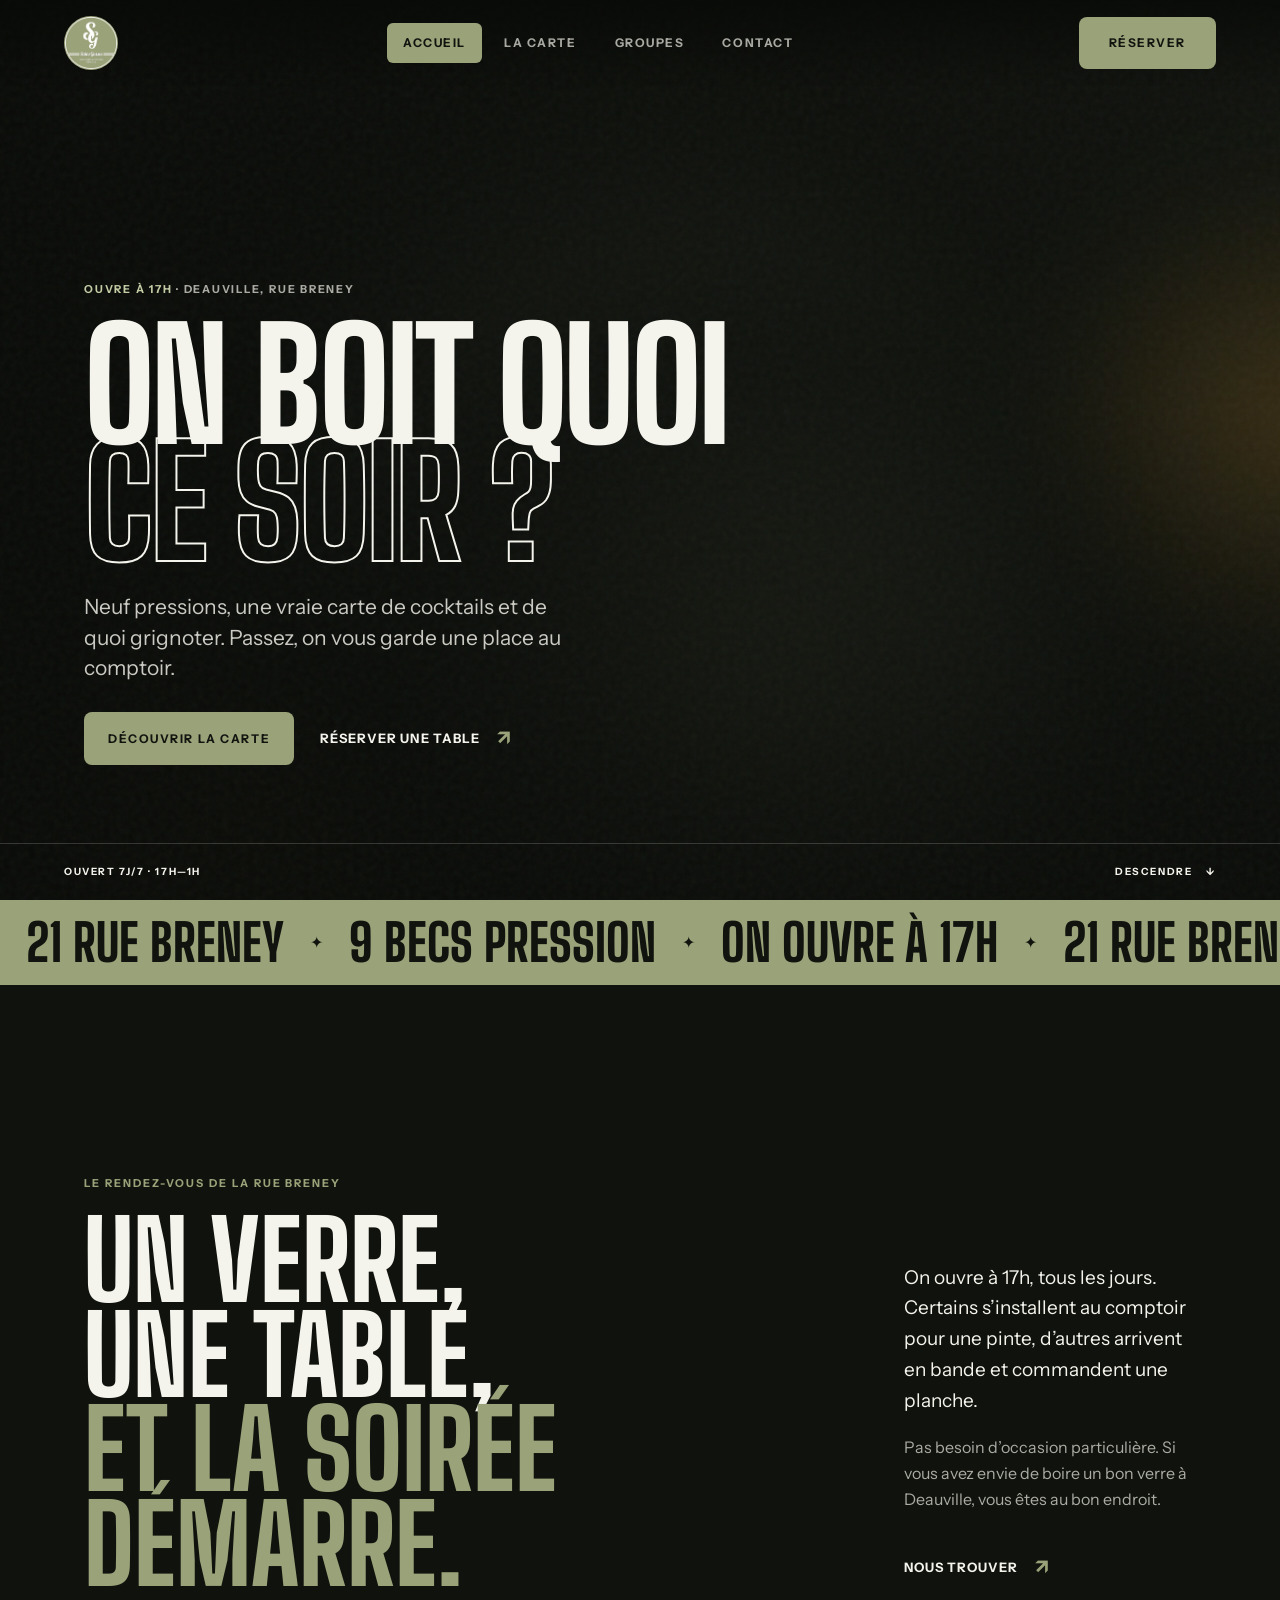
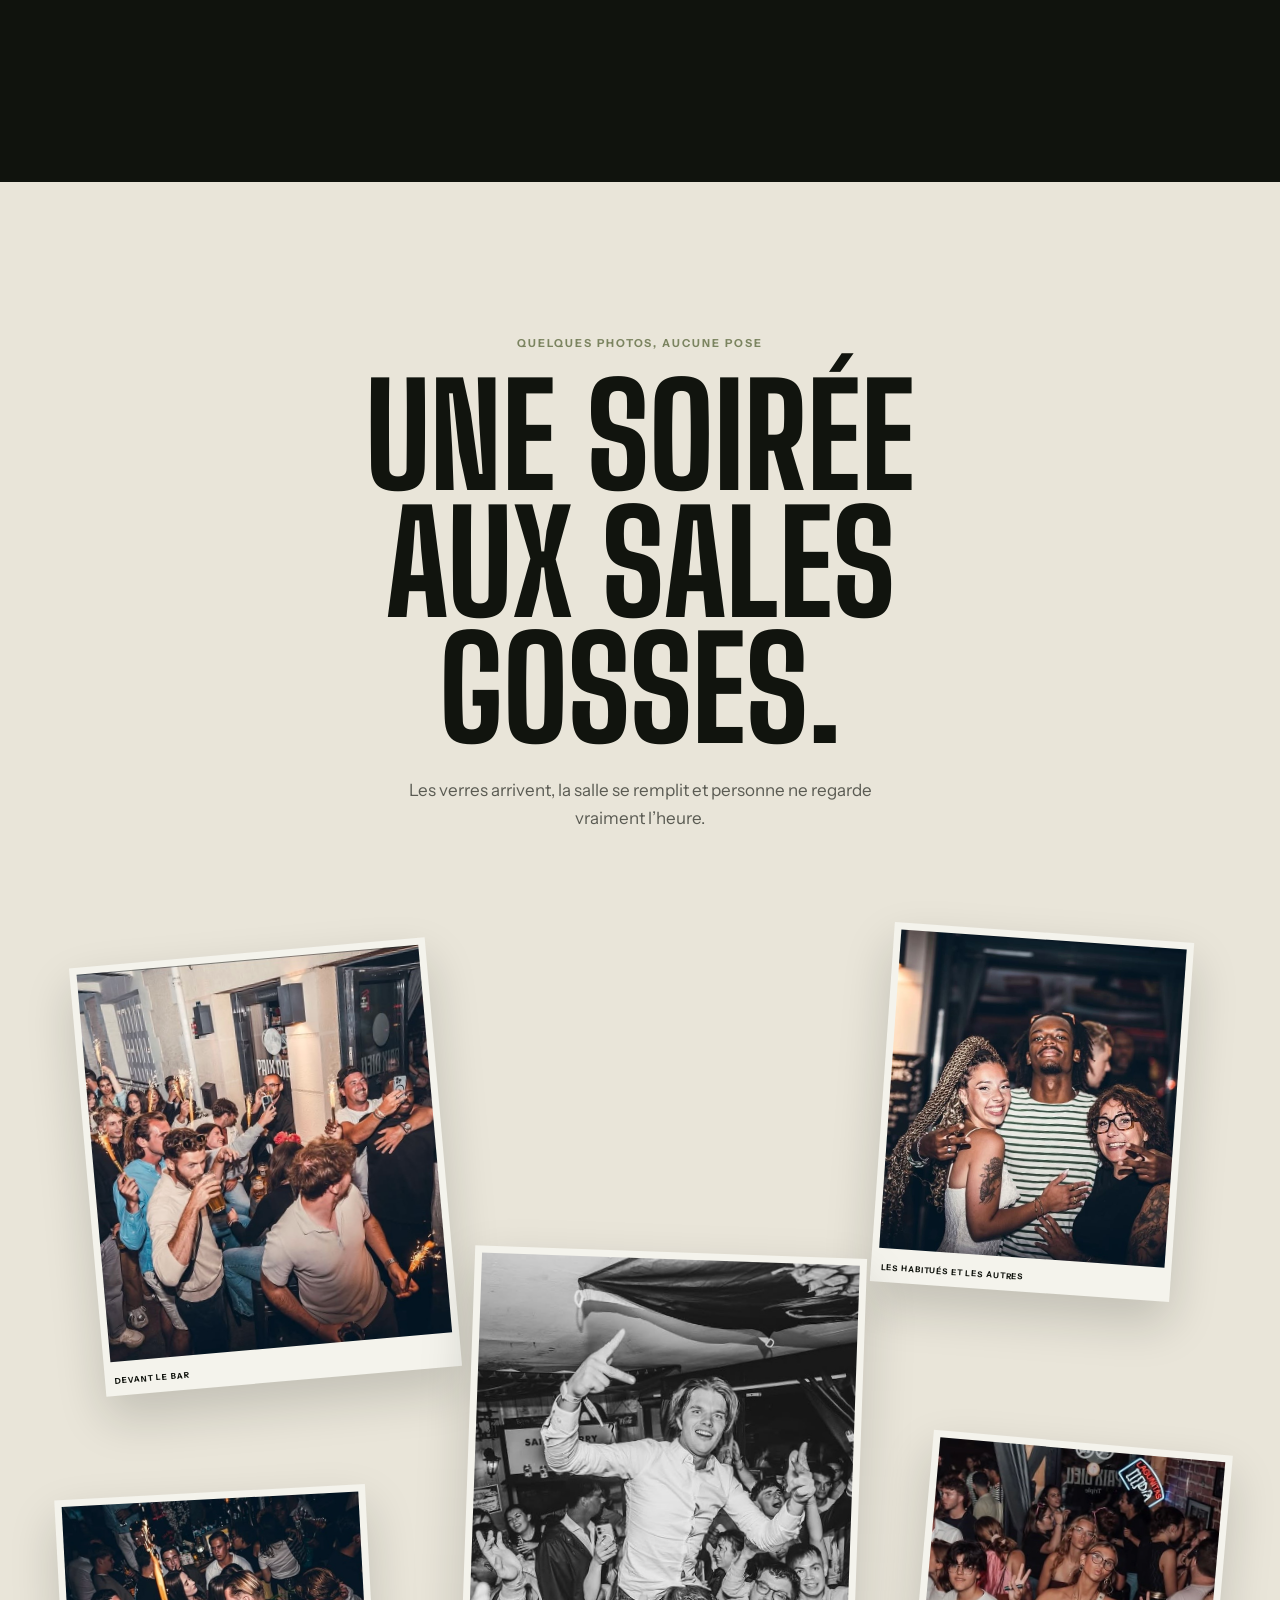
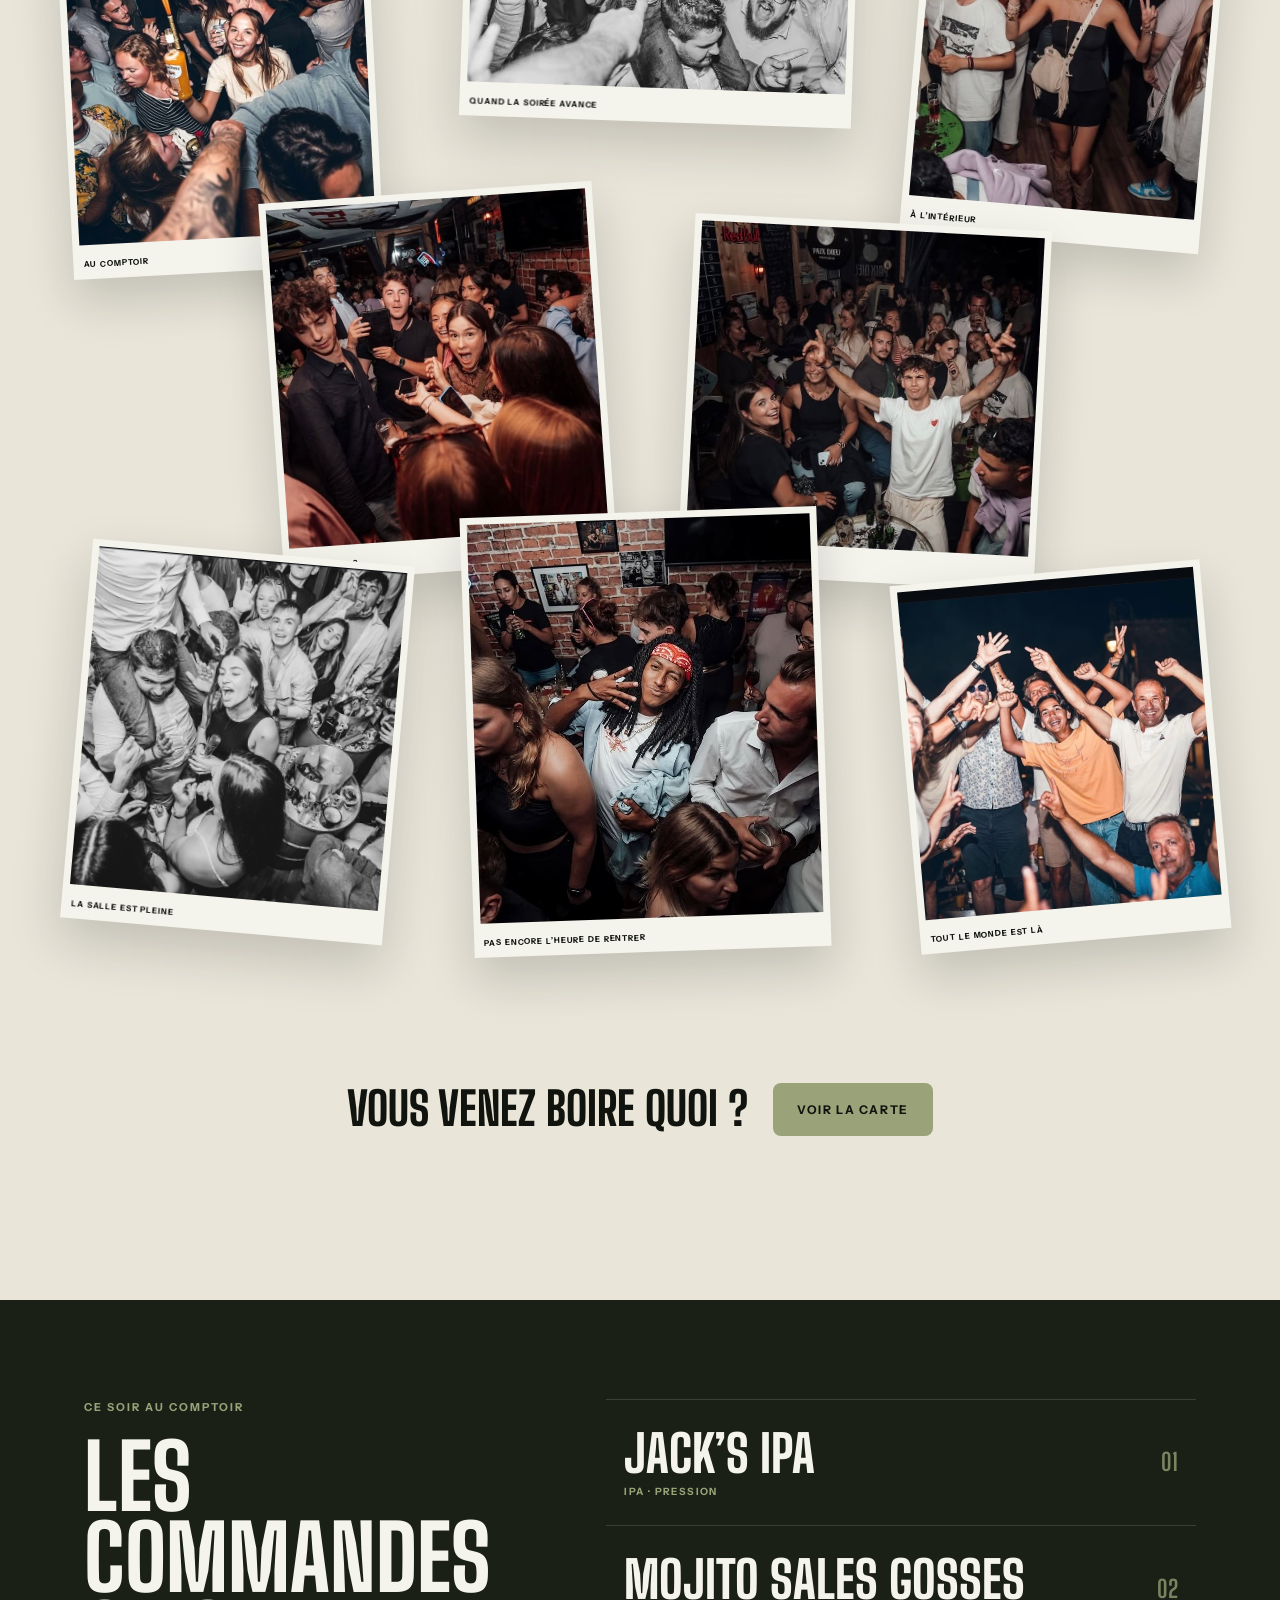
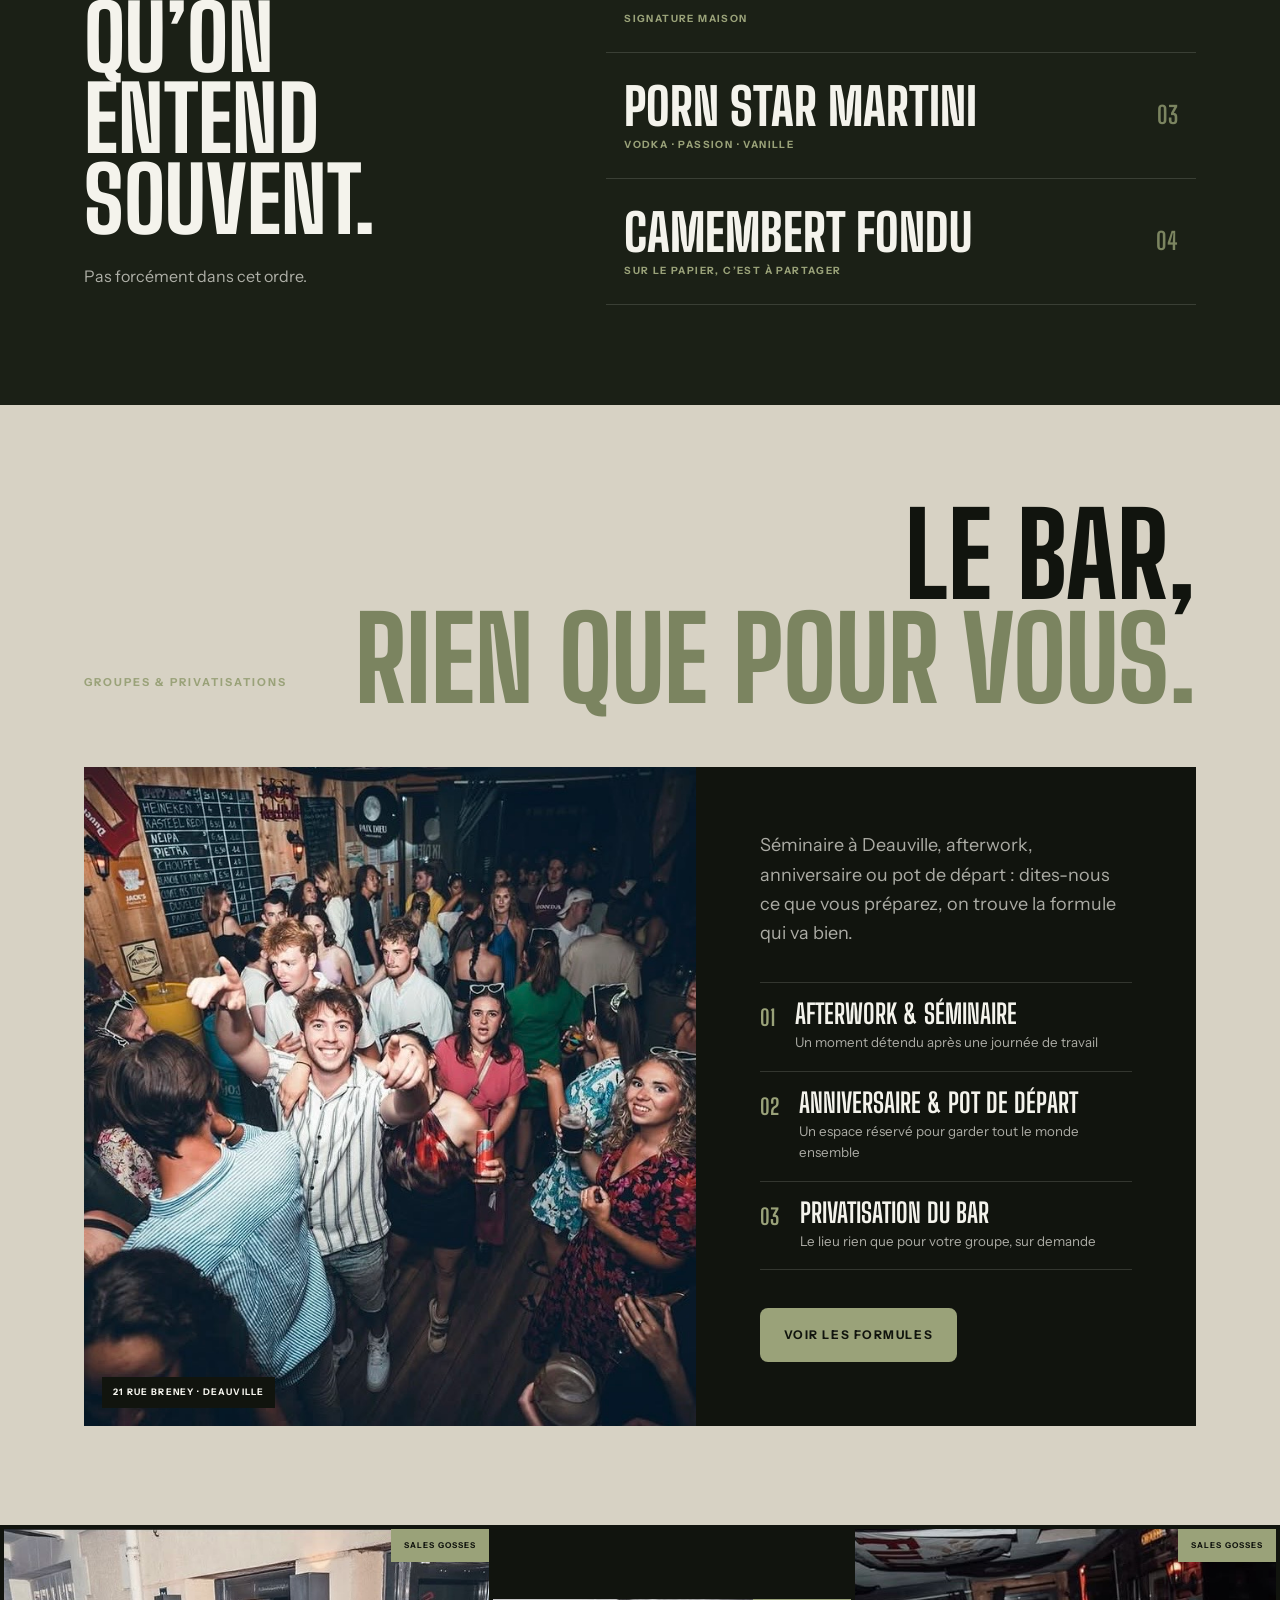
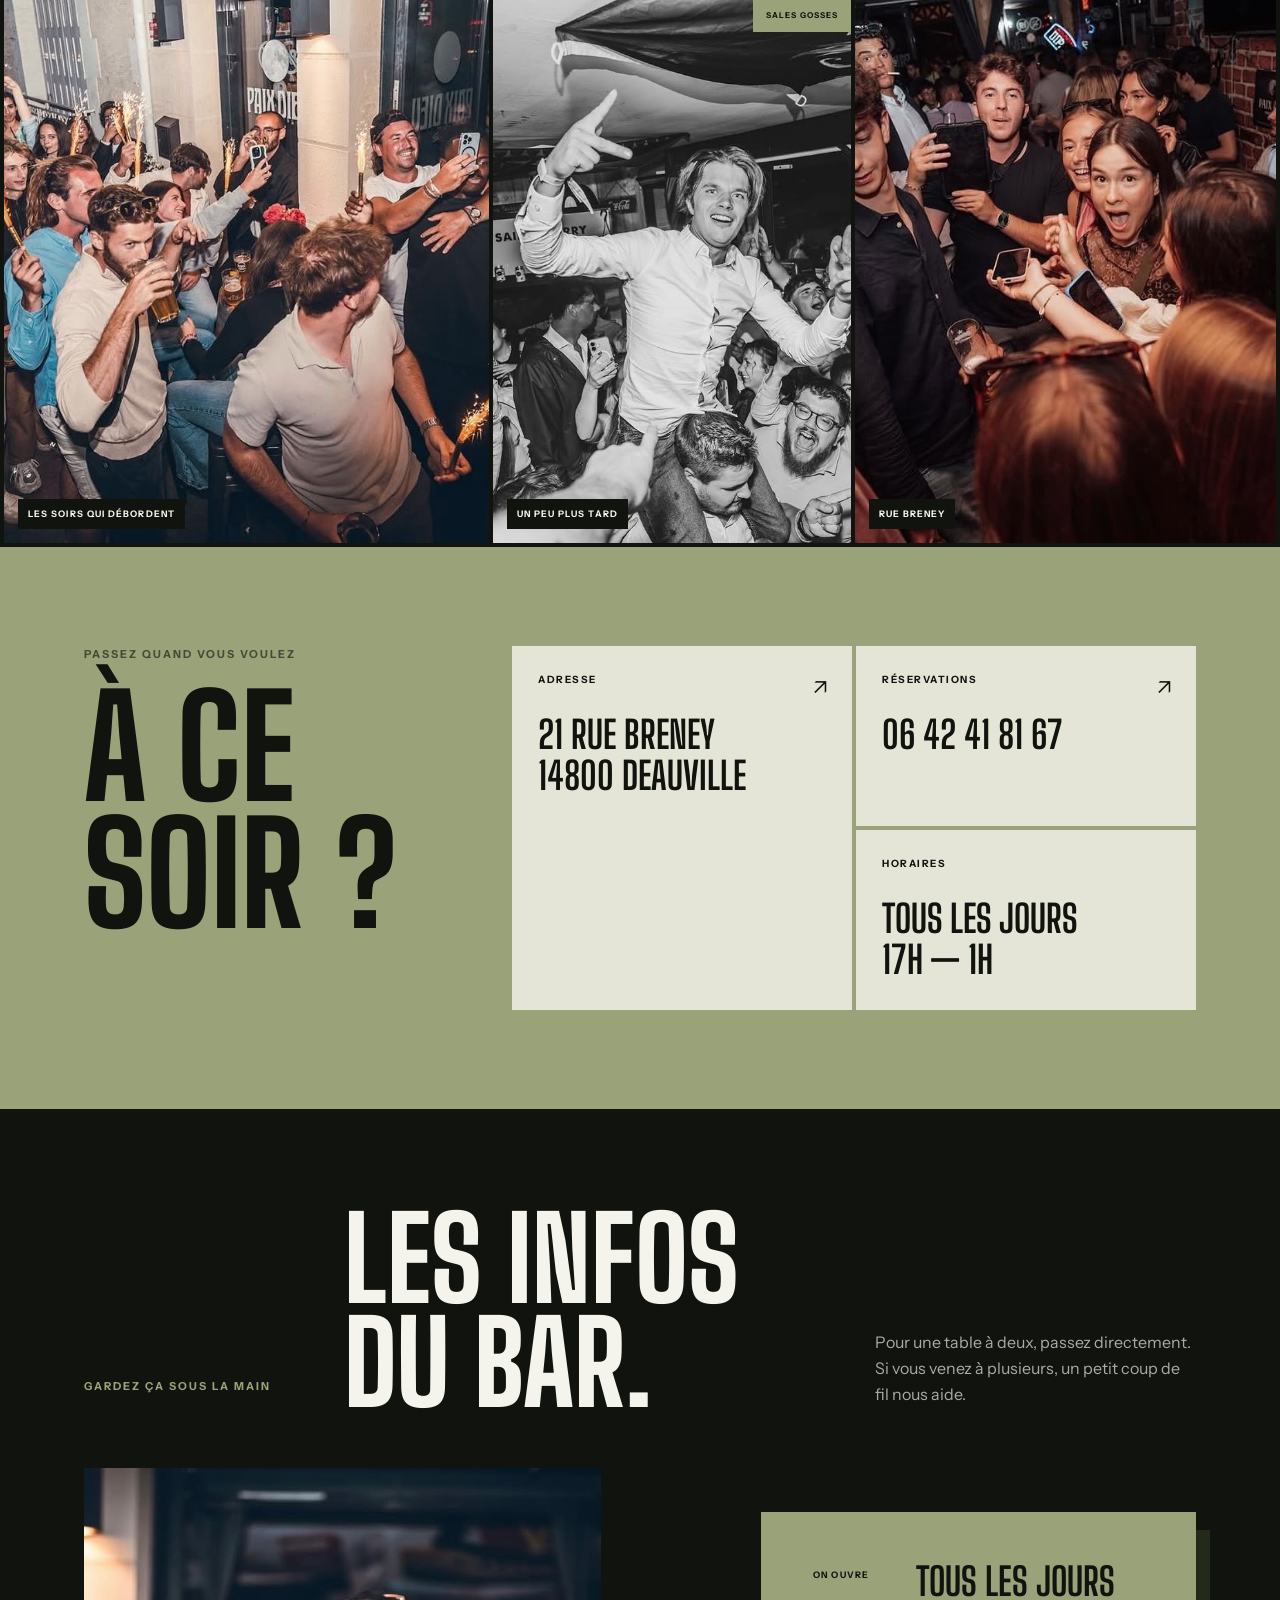
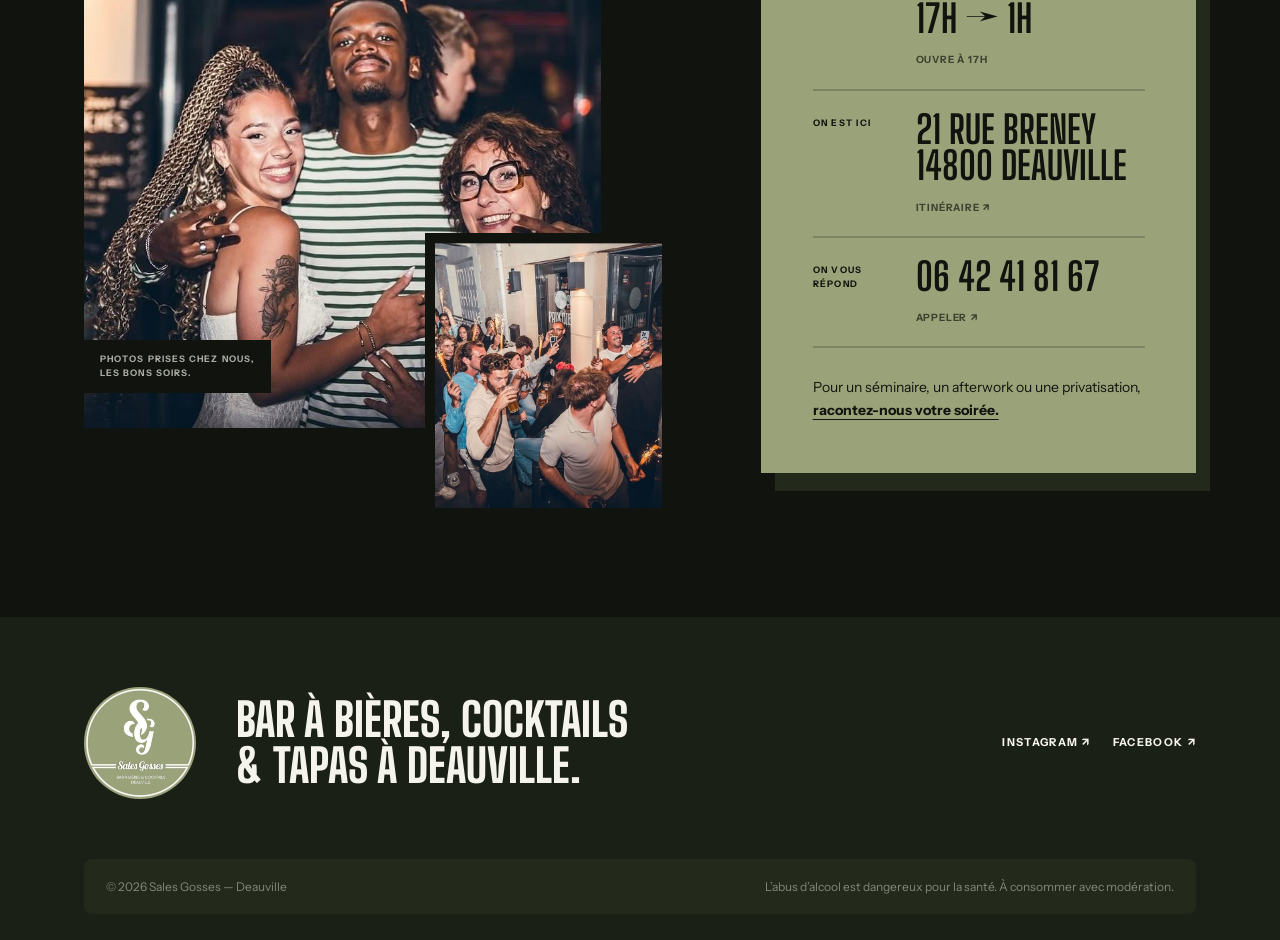
<file: index.html>
<!doctype html>
<html lang="fr">
<head>
  <meta charset="utf-8">
  <meta name="viewport" content="width=device-width, initial-scale=1">
  <title>Sales Gosses — Bar à bières & cocktails à Deauville</title>
  <meta name="description" content="Le bar des copains à Deauville : 9 bières pression, cocktails maison et assiettes à partager. Tous les soirs dès 17h, 21 rue Breney.">
  <meta name="theme-color" content="#10130d">
  <meta property="og:title" content="Sales Gosses — Deauville">
  <meta property="og:description" content="Des pressions qui tournent, des cocktails bien faits et des soirées qui débordent.">
  <meta property="og:type" content="website">
  <meta property="og:image" content="assets/img/logo.png">
  <link rel="icon" href="assets/img/logo.png">
  <link rel="preconnect" href="https://fonts.googleapis.com">
  <link rel="preconnect" href="https://fonts.gstatic.com" crossorigin>
  <link href="https://fonts.googleapis.com/css2?family=Big+Shoulders+Display:wght@500;600;700;800;900&family=Instrument+Sans:wght@400;500;600;700&display=swap" rel="stylesheet">
  <link rel="stylesheet" href="assets/css/style.css?v=9">
</head>
<body class="page-accueil-v2">
  <div class="loader-accueil" id="loader-accueil" aria-hidden="true">
    <div class="loader-accueil__interieur">
      <span class="loader-accueil__anneau"></span>
      <img src="assets/img/logo.png" alt="" width="150" height="150">
      <p>Deauville · Depuis 2019</p>
    </div>
  </div>
  <script>document.body.classList.add('chargement-en-cours');</script>
  <a class="saut-contenu" href="#contenu">Aller au contenu</a>

  <header class="entete">
    <a class="entete__logo" href="index.html" aria-label="Sales Gosses, accueil">
      <img src="assets/img/logo.png" alt="" width="54" height="54">
    </a>
    <nav class="nav" id="nav" aria-label="Navigation principale">
      <a href="index.html" aria-current="page">Accueil</a>
      <a href="carte.html">La carte</a>
      <a href="groupes.html">Groupes</a>
      <a href="contact.html">Contact</a>
    </nav>
    <div class="entete__action"><a class="bouton" href="tel:+33642418167">Réserver</a></div>
    <button class="burger" type="button" aria-label="Ouvrir le menu" aria-expanded="false" aria-controls="nav"><span></span><span></span><span></span></button>
  </header>

  <main id="contenu">
    <section class="hero-v2">
      <video class="hero-v2__video" src="assets/video/hero-2.mp4" poster="assets/img/hero-2.jpg" autoplay muted loop playsinline aria-hidden="true"></video>
      <div class="hero-v2__voile"></div>
      <div class="hero-v2__grain"></div>
      <div class="hero-v2__contenu contenant">
        <p class="hero-v2__sur-titre"><span class="pastille" data-pastille data-etat="ferme">Horaires</span> · Deauville, rue Breney</p>
        <h1>On boit quoi<br><span>ce soir ?</span></h1>
        <p class="hero-v2__intro">Neuf pressions, une vraie carte de cocktails et de quoi grignoter. Passez, on vous garde une place au comptoir.</p>
        <div class="hero-v2__actions">
          <a class="bouton bouton--grand" href="carte.html">Découvrir la carte</a>
          <a class="lien-fleche" href="tel:+33642418167">Réserver une table <span>↗</span></a>
        </div>
      </div>
      <div class="hero-v2__bas">
        <span>Ouvert 7j/7 · 17h—1h</span>
        <a href="#manifeste">Descendre <span>↓</span></a>
      </div>
    </section>

    <section class="marquee" aria-label="Les spécialités de Sales Gosses">
      <div class="marquee__piste">
        <span>21 rue Breney</span><i>✦</i><span>9 becs pression</span><i>✦</i><span>On ouvre à 17h</span><i>✦</i>
        <span>21 rue Breney</span><i>✦</i><span>9 becs pression</span><i>✦</i><span>On ouvre à 17h</span><i>✦</i>
      </div>
    </section>

    <section class="manifeste-v2 section" id="manifeste">
      <div class="contenant">
        <p class="kicker apparait">Le rendez-vous de la rue Breney</p>
        <div class="manifeste-v2__grille">
          <h2 class="apparait">Un verre,<br>une table,<br><em>et la soirée démarre.</em></h2>
          <div class="manifeste-v2__texte apparait">
            <p>On ouvre à 17h, tous les jours. Certains s’installent au comptoir pour une pinte, d’autres arrivent en bande et commandent une planche.</p>
            <p>Pas besoin d’occasion particulière. Si vous avez envie de boire un bon verre à Deauville, vous êtes au bon endroit.</p>
            <a class="lien-fleche" href="contact.html">Nous trouver <span>↗</span></a>
          </div>
        </div>
      </div>
    </section>

    <section class="moments-v2" id="moments">
      <div class="moments-v2__titre apparait">
        <p class="kicker">Quelques photos, aucune pose</p>
        <h2>Une soirée<br>aux Sales Gosses.</h2>
        <p>Les verres arrivent, la salle se remplit et personne ne regarde vraiment l’heure.</p>
      </div>
      <div class="moments-v2__collage">
        <figure class="moment moment--1"><img src="assets/img/soiree-terrasse.jpeg" alt="Une soirée animée devant Sales Gosses" loading="lazy" width="1206" height="788"><figcaption>Devant le bar</figcaption></figure>
        <figure class="moment moment--2"><img src="assets/img/clients-bar.jpeg" alt="Des amis réunis dans le bar" loading="lazy" width="1206" height="788"><figcaption>Les habitués et les autres</figcaption></figure>
        <figure class="moment moment--3"><img src="assets/img/ambiance-noir-blanc.jpeg" alt="La fête dans la salle en noir et blanc" loading="lazy" width="1206" height="788"><figcaption>Quand la soirée avance</figcaption></figure>
        <figure class="moment moment--4"><img src="assets/img/soiree-au-bar.jpeg" alt="Une soirée au comptoir" loading="lazy" width="1206" height="788"><figcaption>Au comptoir</figcaption></figure>
        <figure class="moment moment--5"><img src="assets/img/salle-sales-gosses.jpeg" alt="La salle de Sales Gosses remplie" loading="lazy" width="1206" height="788"><figcaption>À l’intérieur</figcaption></figure>
        <figure class="moment moment--6"><img src="assets/img/ambiance-comptoir.jpeg" alt="Un groupe réuni près du comptoir" loading="lazy" width="1206" height="788"><figcaption>Un dernier ?</figcaption></figure>
        <figure class="moment moment--7"><img src="assets/img/verres-entre-amis.jpeg" alt="Des clients qui profitent de leur soirée" loading="lazy" width="1206" height="788"><figcaption>Rue Breney, Deauville</figcaption></figure>
        <figure class="moment moment--8"><img src="assets/img/foule-noir-blanc.jpeg" alt="La foule réunie dans le bar en noir et blanc" loading="lazy" width="1206" height="788"><figcaption>La salle est pleine</figcaption></figure>
        <figure class="moment moment--9"><img src="assets/img/amis-comptoir.jpeg" alt="Des amis au milieu de la soirée" loading="lazy" width="1206" height="788"><figcaption>Pas encore l’heure de rentrer</figcaption></figure>
        <figure class="moment moment--10"><img src="assets/img/groupe-terrasse.jpeg" alt="Un groupe qui fête sa soirée en terrasse" loading="lazy" width="1206" height="788"><figcaption>Tout le monde est là</figcaption></figure>
      </div>
      <div class="moments-v2__fin"><p>Vous venez boire quoi ?</p><a class="bouton bouton--grand" href="carte.html">Voir la carte</a></div>
    </section>

    <section class="choix-v2 section">
      <div class="contenant choix-v2__grille">
        <div class="choix-v2__intro apparait">
          <p class="kicker">Ce soir au comptoir</p>
          <h2>Les commandes qu’on entend souvent.</h2>
          <p>Pas forcément dans cet ordre.</p>
        </div>
        <div class="menu-extrait apparait">
          <a href="carte.html"><span class="menu-extrait__nom">Jack’s IPA<small>IPA · pression</small></span><strong>01</strong></a>
          <a href="carte.html"><span class="menu-extrait__nom">Mojito Sales Gosses<small>Signature maison</small></span><strong>02</strong></a>
          <a href="carte.html"><span class="menu-extrait__nom">Porn Star Martini<small>Vodka · passion · vanille</small></span><strong>03</strong></a>
          <a href="carte.html"><span class="menu-extrait__nom">Camembert fondu<small>Sur le papier, c’est à partager</small></span><strong>04</strong></a>
        </div>
      </div>
    </section>

    <section class="groupes-v3 section">
      <div class="contenant">
        <div class="groupes-v3__entete apparait">
          <p class="kicker">Groupes & privatisations</p>
          <h2>Le bar,<br><em>rien que pour vous.</em></h2>
        </div>
        <div class="groupes-v3__corps">
          <div class="groupes-v3__media apparait"><img src="assets/img/soiree-salle.jpeg" alt="Une soirée de groupe chez Sales Gosses" loading="lazy" width="1206" height="788"><span>21 rue Breney · Deauville</span></div>
          <div class="groupes-v3__offre apparait">
            <p class="groupes-v3__intro">Séminaire à Deauville, afterwork, anniversaire ou pot de départ : dites-nous ce que vous préparez, on trouve la formule qui va bien.</p>
            <ol>
              <li><b>01</b><span><strong>Afterwork & séminaire</strong><small>Un moment détendu après une journée de travail</small></span></li>
              <li><b>02</b><span><strong>Anniversaire & pot de départ</strong><small>Un espace réservé pour garder tout le monde ensemble</small></span></li>
              <li><b>03</b><span><strong>Privatisation du bar</strong><small>Le lieu rien que pour votre groupe, sur demande</small></span></li>
            </ol>
            <a class="bouton bouton--grand" href="groupes.html">Voir les formules</a>
          </div>
        </div>
      </div>
    </section>

    <section class="album-v2" aria-label="L’ambiance du bar en photos">
      <figure class="apparait"><img src="assets/img/soiree-terrasse.jpeg" alt="Une soirée animée devant le bar Sales Gosses" loading="lazy" width="1206" height="788"><figcaption>Les soirs qui débordent</figcaption></figure>
      <figure class="apparait"><img src="assets/img/ambiance-noir-blanc.jpeg" alt="La fête à l’intérieur du bar" loading="lazy" width="1206" height="788"><figcaption>Un peu plus tard</figcaption></figure>
      <figure class="apparait"><img src="assets/img/ambiance-comptoir.jpeg" alt="Des clients réunis au comptoir" loading="lazy" width="1206" height="788"><figcaption>Rue Breney</figcaption></figure>
    </section>

    <section class="venir-v2 section">
      <div class="contenant venir-v2__grille">
        <div class="apparait">
          <p class="kicker">Passez quand vous voulez</p>
          <h2>À ce soir ?</h2>
        </div>
        <div class="venir-v2__infos apparait">
          <a href="https://maps.google.com/?q=21+Rue+Breney,+14800+Deauville" target="_blank" rel="noopener"><small>Adresse</small><strong>21 rue Breney<br>14800 Deauville</strong><span>↗</span></a>
          <a href="tel:+33642418167"><small>Réservations</small><strong>06 42 41 81 67</strong><span>↗</span></a>
          <div><small>Horaires</small><strong>Tous les jours<br>17h — 1h</strong></div>
        </div>
      </div>
    </section>

    <section class="infos-importantes section" id="infos-importantes" aria-labelledby="titre-infos">
      <div class="contenant">
        <div class="infos-importantes__entete apparait">
          <p class="kicker">Gardez ça sous la main</p>
          <h2 id="titre-infos">Les infos<br>du bar.</h2>
          <p>Pour une table à deux, passez directement. Si vous venez à plusieurs, un petit coup de fil nous aide.</p>
        </div>
        <div class="infos-importantes__corps">
          <div class="infos-importantes__photos apparait">
            <img src="assets/img/clients-bar.jpeg" alt="Des clients chez Sales Gosses" loading="lazy" width="1206" height="788">
            <img src="assets/img/soiree-terrasse.jpeg" alt="Une soirée devant le bar" loading="lazy" width="1206" height="788">
            <span>Photos prises chez nous,<br>les bons soirs.</span>
          </div>
          <div class="infos-importantes__panneau apparait">
            <div><small>On ouvre</small><strong>Tous les jours<br>17h → 1h</strong><span class="pastille" data-pastille data-etat="ferme">Horaires</span></div>
            <div><small>On est ici</small><strong>21 rue Breney<br>14800 Deauville</strong><a href="https://maps.google.com/?q=21+Rue+Breney,+14800+Deauville" target="_blank" rel="noopener">Itinéraire ↗</a></div>
            <div><small>On vous répond</small><strong>06 42 41 81 67</strong><a href="tel:+33642418167">Appeler ↗</a></div>
            <p>Pour un séminaire, un afterwork ou une privatisation, <a href="groupes.html">racontez-nous votre soirée.</a></p>
          </div>
        </div>
      </div>
    </section>
  </main>

  <footer class="pied pied-v2">
    <div class="contenant">
      <div class="pied-v2__haut">
        <img src="assets/img/logo.png" alt="Sales Gosses" width="112" height="112">
        <p>Bar à bières, cocktails<br>& tapas à Deauville.</p>
        <div><a href="https://www.instagram.com/salesgossesdeauville/" target="_blank" rel="noopener">Instagram ↗</a><a href="https://www.facebook.com/salesgossesdeauville/" target="_blank" rel="noopener">Facebook ↗</a></div>
      </div>
      <div class="pied__bas"><span>© <span id="annee">2026</span> Sales Gosses — Deauville</span><span>L’abus d’alcool est dangereux pour la santé. À consommer avec modération.</span></div>
    </div>
  </footer>

  <script type="application/ld+json">{"@context":"https://schema.org","@type":"BarOrPub","name":"Sales Gosses","address":{"@type":"PostalAddress","streetAddress":"21 rue Breney","addressLocality":"Deauville","postalCode":"14800","addressCountry":"FR"},"telephone":"+33642418167","openingHours":"Mo-Su 17:00-01:00","priceRange":"€€"}</script>
  <script src="assets/js/main.js?v=7"></script>
  <script>
    document.getElementById('annee').textContent = new Date().getFullYear();
    (function () {
      var loader = document.getElementById('loader-accueil');
      var ferme = false;
      function terminer() {
        if (ferme || !loader) return;
        ferme = true;
        loader.classList.add('est-termine');
        document.body.classList.remove('chargement-en-cours');
        window.setTimeout(function () { loader.remove(); }, 800);
      }
      window.addEventListener('load', function () {
        window.setTimeout(terminer, 1050);
      });
      window.setTimeout(terminer, 2600);
    })();
  </script>
</body>
</html>
</file>
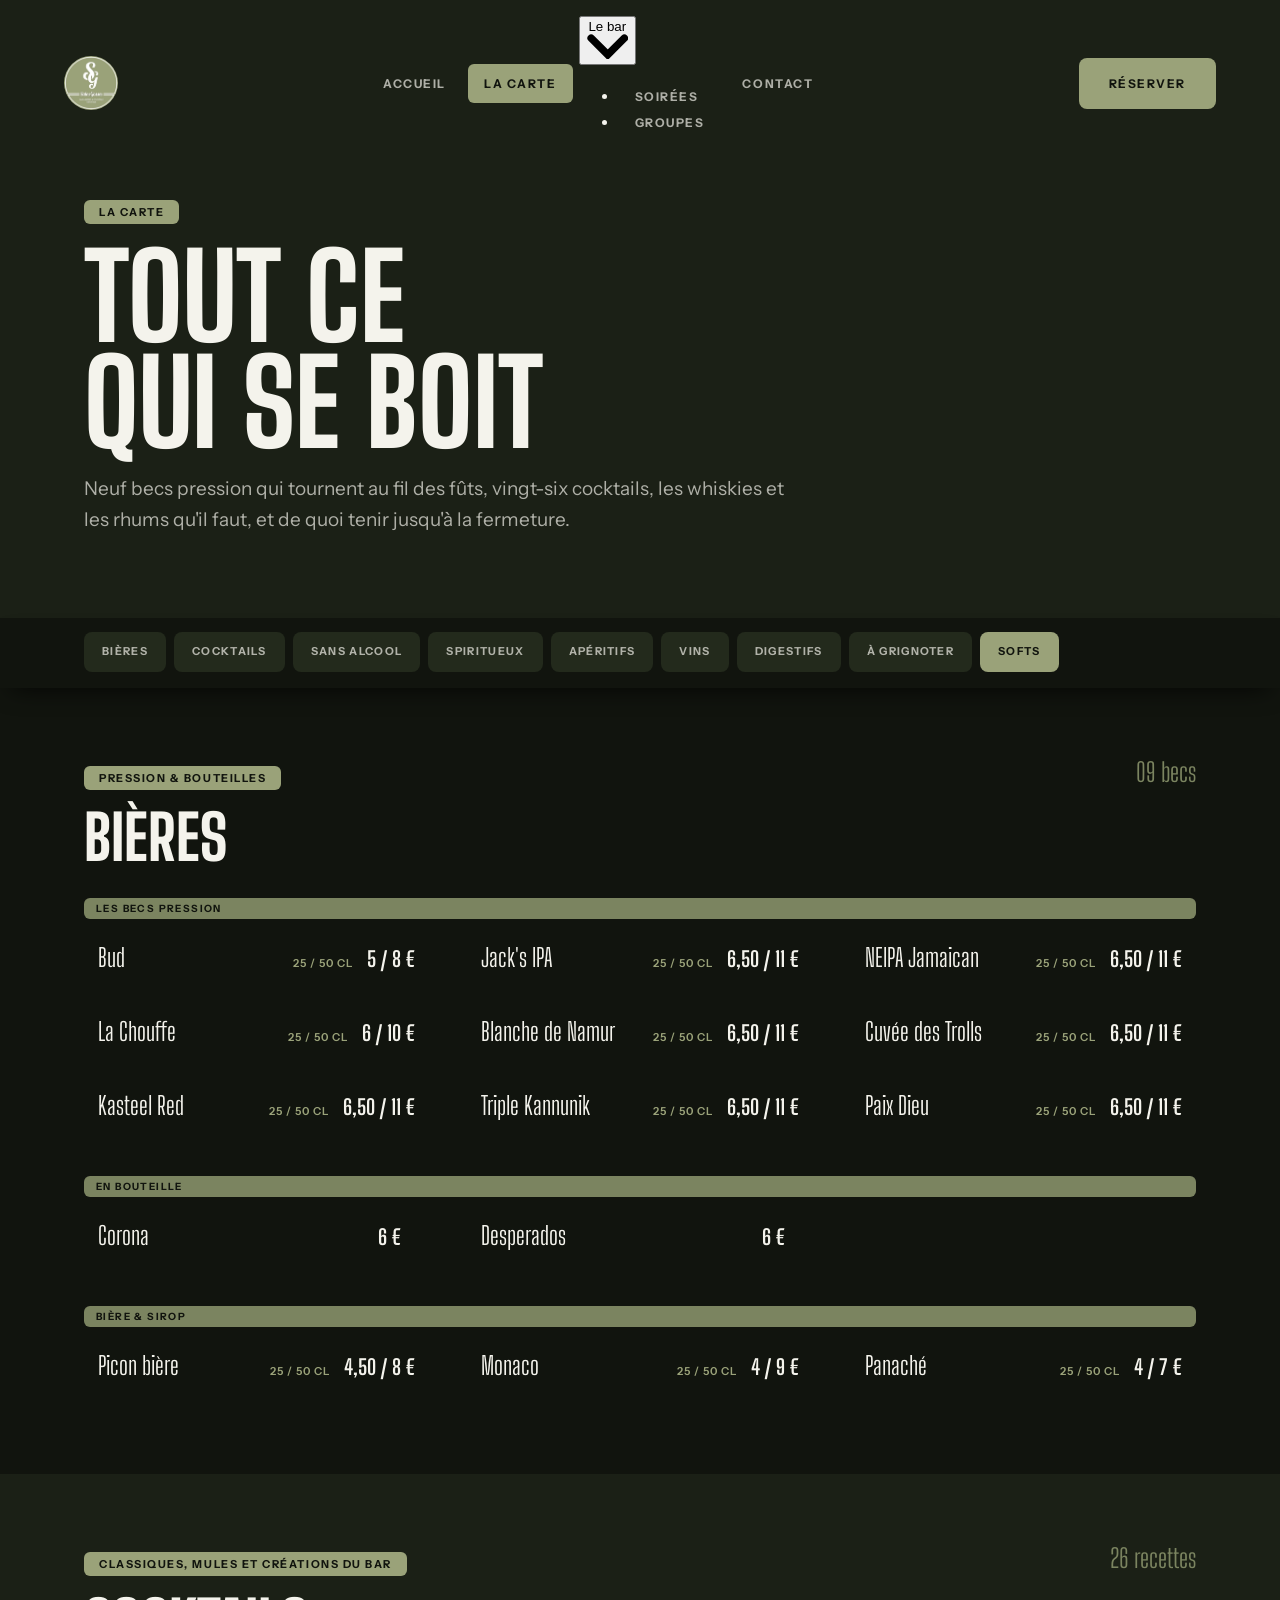
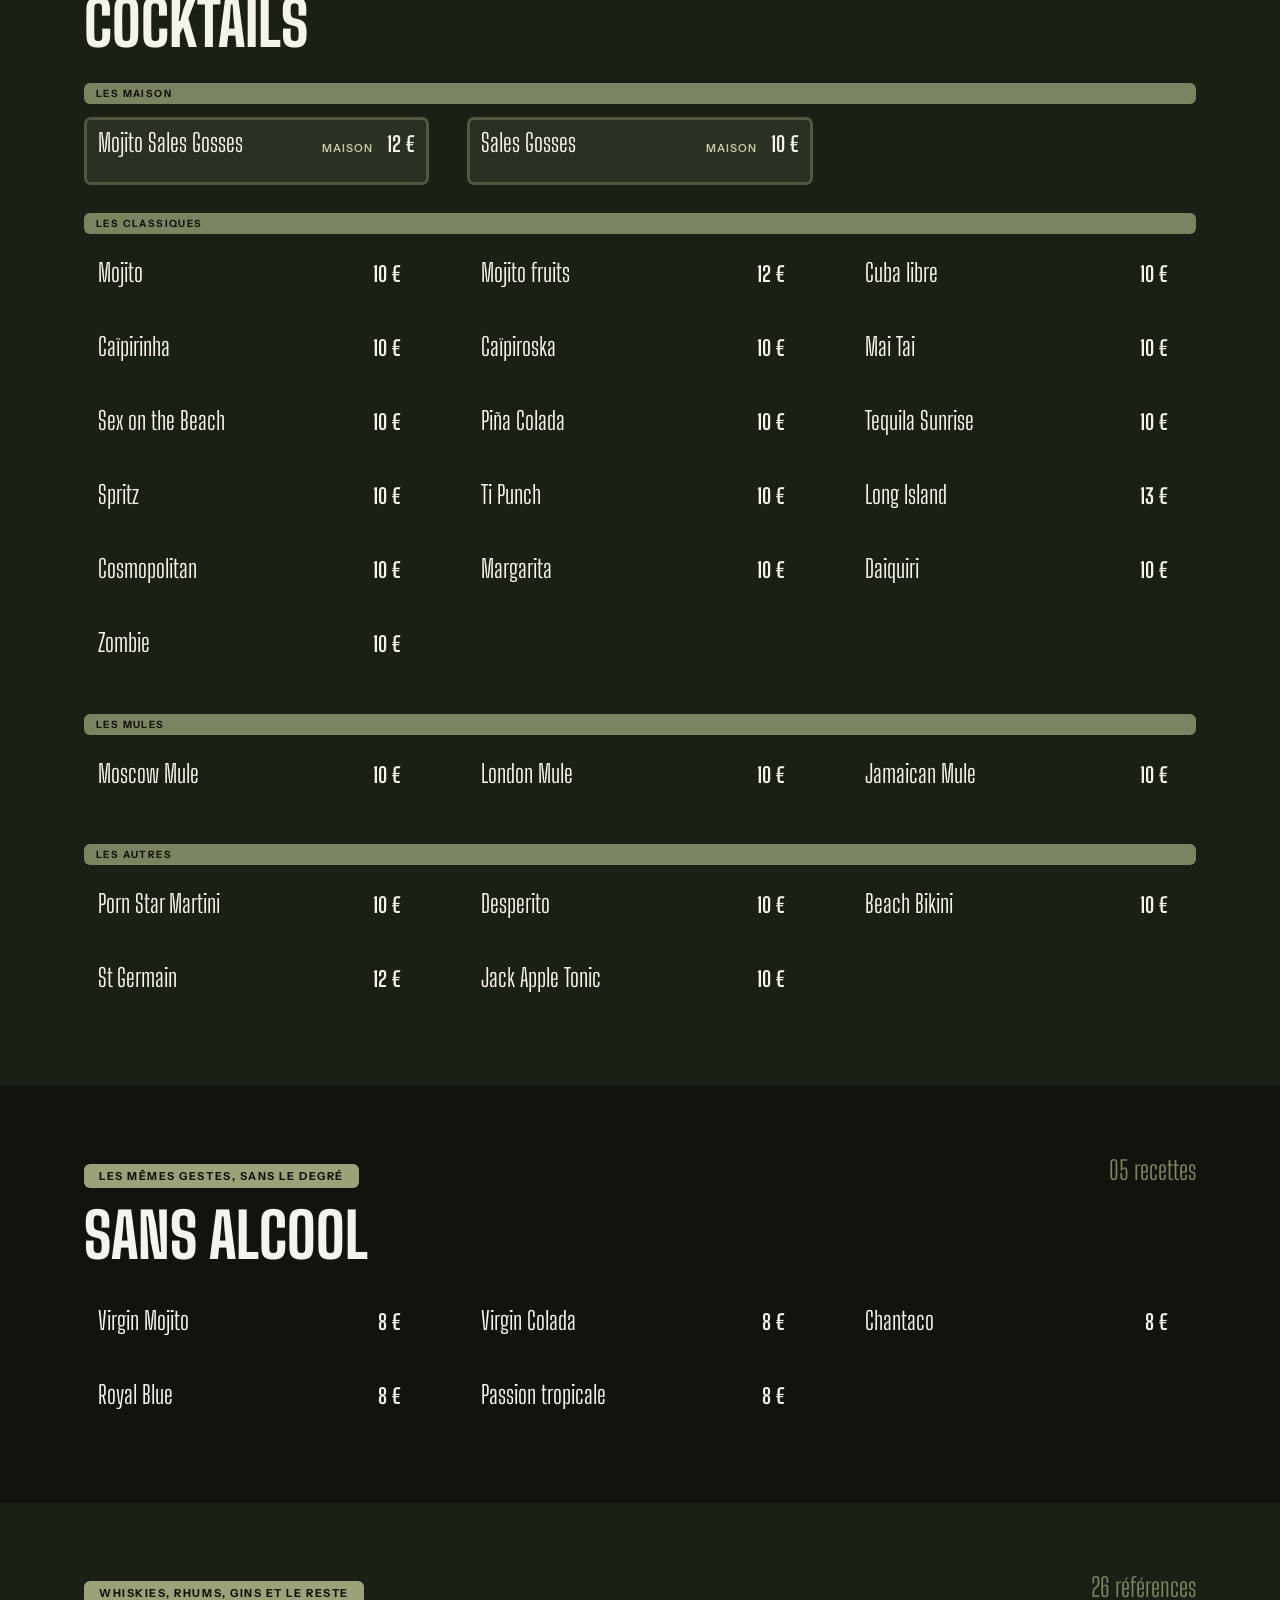
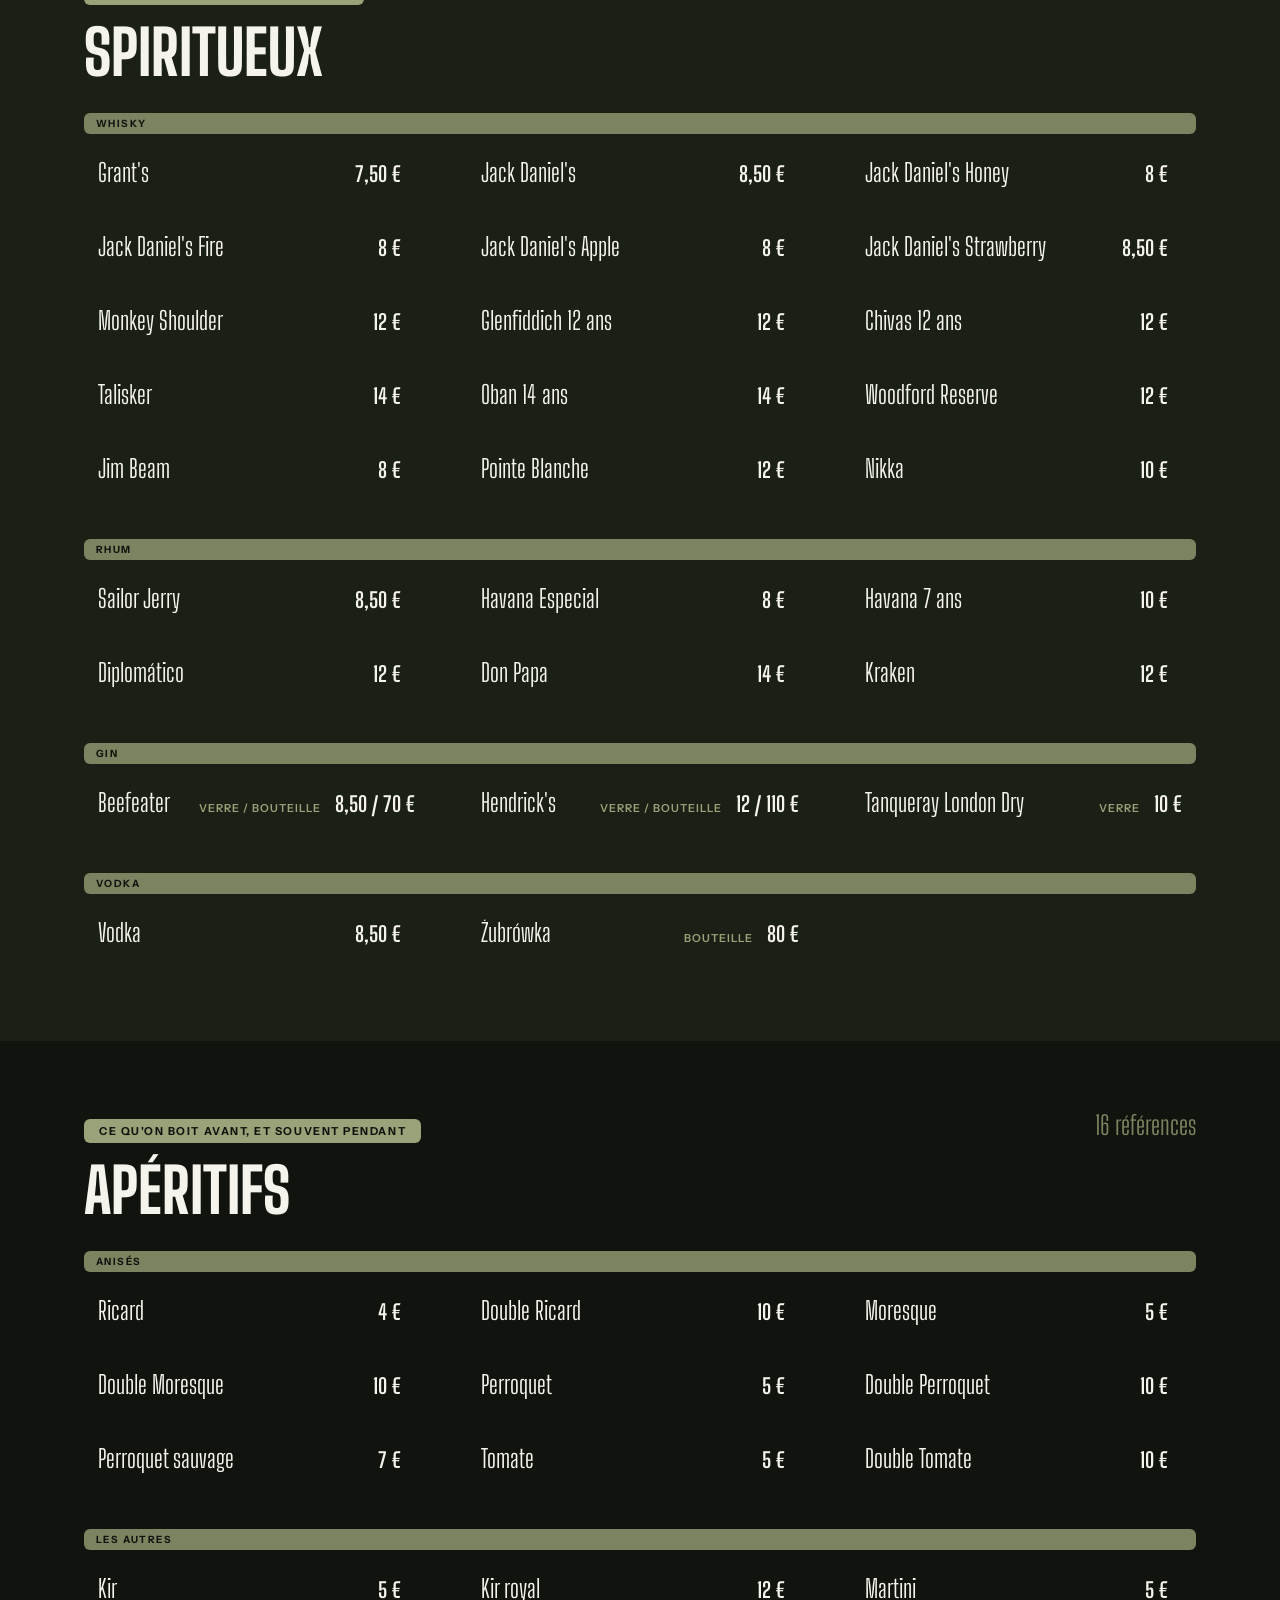
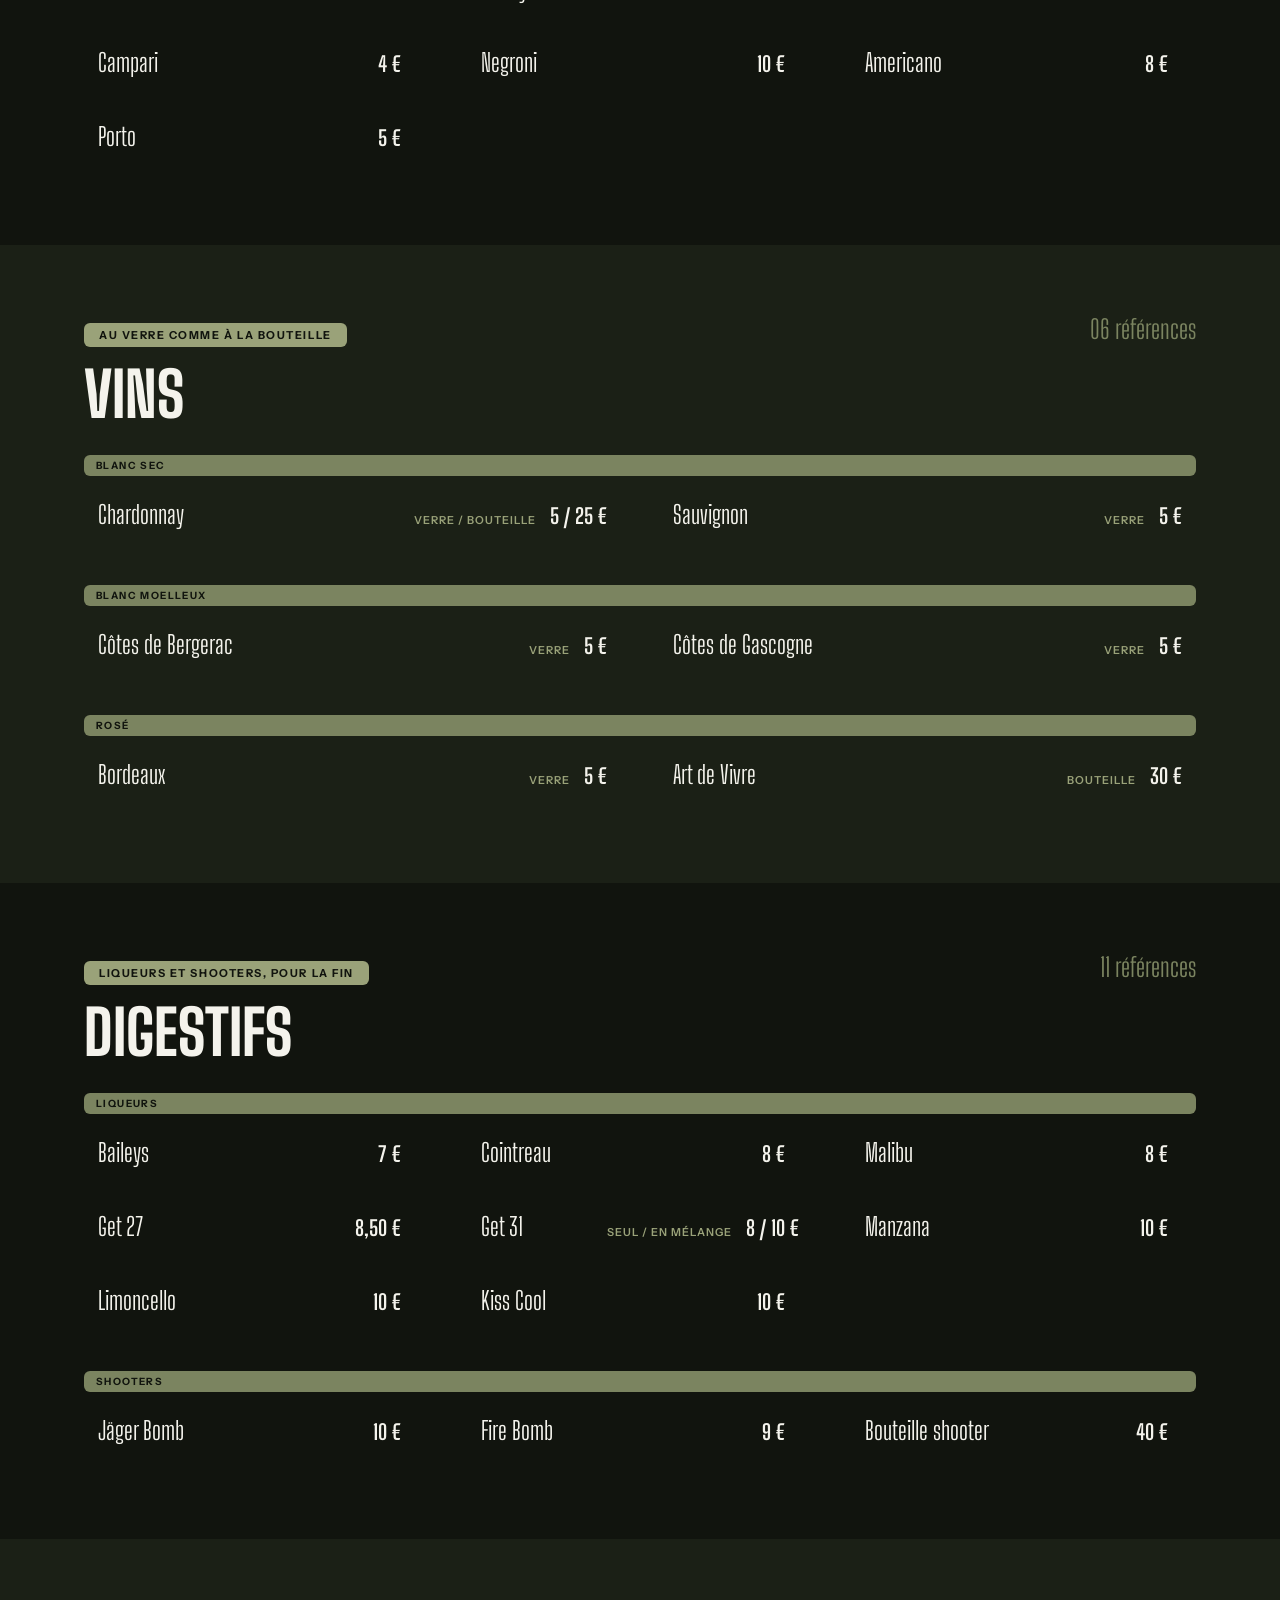
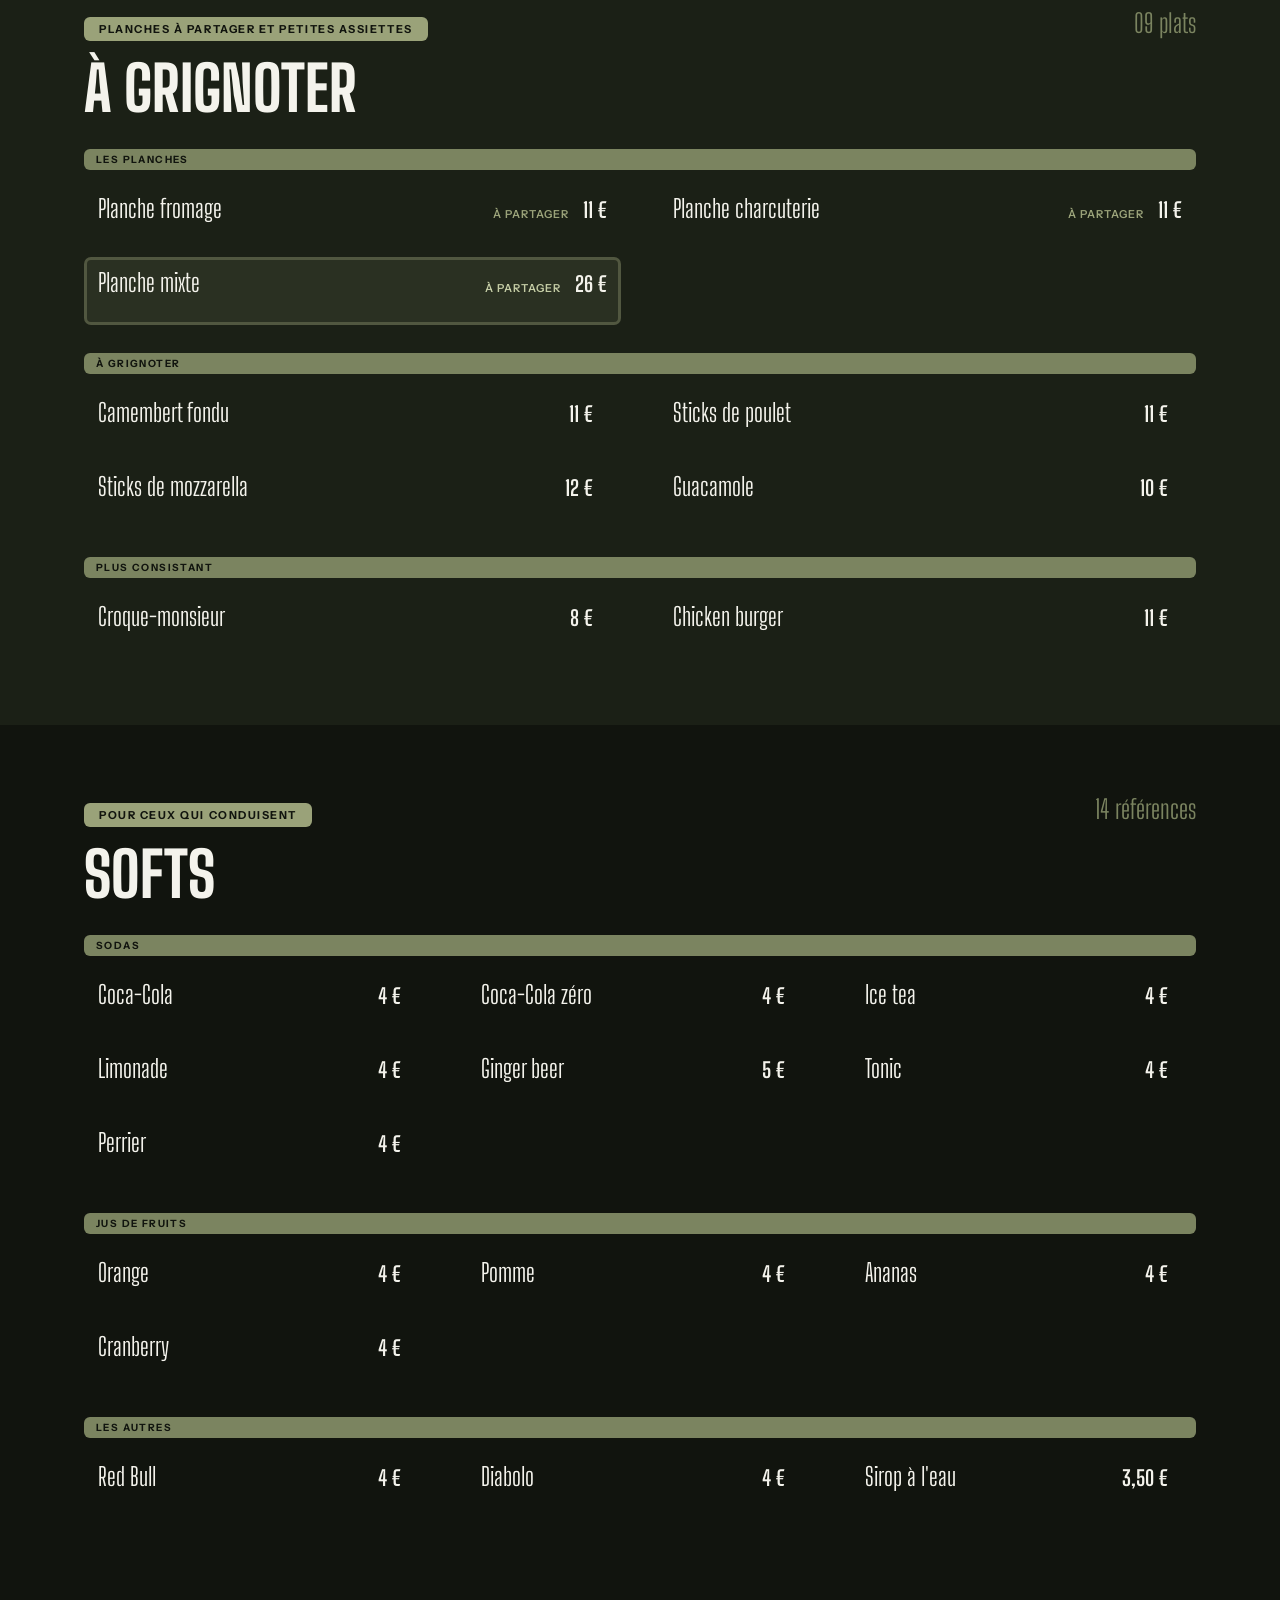
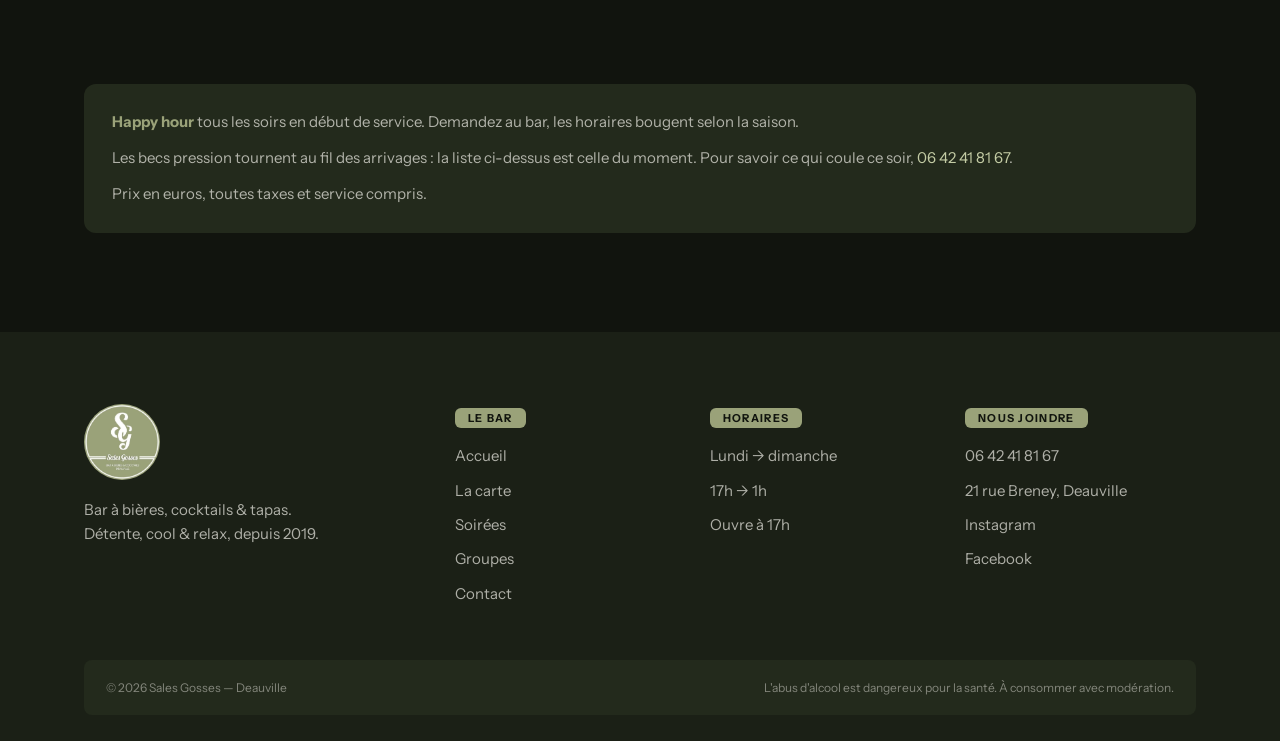
<file: carte.html>
<!DOCTYPE html>
<html lang="fr">
<head>
  <meta charset="utf-8">
  <meta name="viewport" content="width=device-width, initial-scale=1">
  <title>La carte — Sales Gosses, Deauville</title>
  <meta name="description" content="Neuf becs pression, 26 cocktails, whiskies, rhums, gins, vins au verre et planches à partager. La carte du bar Sales Gosses à Deauville.">
  <meta name="theme-color" content="#11140E">
  <link rel="icon" href="assets/img/logo.png">
  <link rel="preconnect" href="https://fonts.googleapis.com">
  <link rel="preconnect" href="https://fonts.gstatic.com" crossorigin>
  <link href="https://fonts.googleapis.com/css2?family=Big+Shoulders+Display:wght@400;500;700;800&family=Instrument+Sans:wght@400;500;600;700&display=swap" rel="stylesheet">
  <link rel="stylesheet" href="assets/css/style.css?v=9">
</head>
<body class="page-carte">

  <a class="saut-contenu" href="#contenu">Aller au contenu</a>

  <header class="entete est-collee">
    <a class="entete__logo" href="index.html" aria-label="Sales Gosses, retour à l'accueil">
      <img src="assets/img/logo.png" alt="Logo Sales Gosses" width="52" height="52">
    </a>
    <nav class="nav" id="nav" aria-label="Navigation principale">
      <a href="index.html">Accueil</a>
      <a href="carte.html" aria-current="page">La carte</a>
      <div class="nav__groupe" data-groupe>
        <button class="nav__bouton" type="button" aria-expanded="false" aria-controls="tiroir-bar">
          Le bar
          <svg viewBox="0 0 10 6" fill="none" aria-hidden="true"><path d="M1 1l4 4 4-4" stroke="currentColor" stroke-width="1.8" stroke-linecap="round"/></svg>
        </button>
        <ul class="nav__tiroir" id="tiroir-bar">
          <li><a href="soirees.html">Soirées</a></li>
          <li><a href="groupes.html">Groupes</a></li>
        </ul>
      </div>
      <a href="contact.html">Contact</a>
    </nav>
    <div class="entete__action"><a class="bouton" href="tel:+33642418167">Réserver</a></div>
    <button class="burger" type="button" aria-label="Ouvrir le menu" aria-expanded="false" aria-controls="nav">
      <span></span><span></span><span></span>
    </button>
  </header>

  <main id="contenu">

    <section class="banniere">
      <div class="contenant">
        <span class="etiquette">La carte</span>
        <h1>Tout ce<br>qui se boit</h1>
        <p class="chapo">
          Neuf becs pression qui tournent au fil des fûts, vingt-six cocktails,
          les whiskies et les rhums qu'il faut, et de quoi tenir jusqu'à la
          fermeture.
        </p>
      </div>
    </section>

    <!-- Navigation par famille : reste visible pendant tout le défilement -->
    <nav class="familles" aria-label="Familles de la carte">
      <div class="contenant familles__piste">
        <a href="#bieres">Bières</a>
        <a href="#cocktails">Cocktails</a>
        <a href="#sans-alcool">Sans alcool</a>
        <a href="#spiritueux">Spiritueux</a>
        <a href="#aperitifs">Apéritifs</a>
        <a href="#vins">Vins</a>
        <a href="#digestifs">Digestifs</a>
        <a href="#tapas">À grignoter</a>
        <a href="#softs">Softs</a>
      </div>
    </nav>

    <section class="famille" id="bieres">
      <div class="contenant">
        <div class="famille__entete apparait">
          <div>
            <span class="etiquette">Pression &amp; bouteilles</span>
            <h2>Bières</h2>
          </div>
          <span class="famille__compte">09 becs</span>
        </div>
        <div class="colonnes apparait">
          <span class="sous-famille">Les becs pression</span>
          <div class="ligne"><span class="ligne__nom">Bud</span><span class="ligne__detail">25 / 50 cl</span><span class="ligne__prix">5 / 8 €</span></div>
          <div class="ligne"><span class="ligne__nom">Jack's IPA</span><span class="ligne__detail">25 / 50 cl</span><span class="ligne__prix">6,50 / 11 €</span></div>
          <div class="ligne"><span class="ligne__nom">NEIPA Jamaican</span><span class="ligne__detail">25 / 50 cl</span><span class="ligne__prix">6,50 / 11 €</span></div>
          <div class="ligne"><span class="ligne__nom">La Chouffe</span><span class="ligne__detail">25 / 50 cl</span><span class="ligne__prix">6 / 10 €</span></div>
          <div class="ligne"><span class="ligne__nom">Blanche de Namur</span><span class="ligne__detail">25 / 50 cl</span><span class="ligne__prix">6,50 / 11 €</span></div>
          <div class="ligne"><span class="ligne__nom">Cuvée des Trolls</span><span class="ligne__detail">25 / 50 cl</span><span class="ligne__prix">6,50 / 11 €</span></div>
          <div class="ligne"><span class="ligne__nom">Kasteel Red</span><span class="ligne__detail">25 / 50 cl</span><span class="ligne__prix">6,50 / 11 €</span></div>
          <div class="ligne"><span class="ligne__nom">Triple Kannunik</span><span class="ligne__detail">25 / 50 cl</span><span class="ligne__prix">6,50 / 11 €</span></div>
          <div class="ligne"><span class="ligne__nom">Paix Dieu</span><span class="ligne__detail">25 / 50 cl</span><span class="ligne__prix">6,50 / 11 €</span></div>
          <span class="sous-famille">En bouteille</span>
          <div class="ligne"><span class="ligne__nom">Corona</span><span class="ligne__prix">6 €</span></div>
          <div class="ligne"><span class="ligne__nom">Desperados</span><span class="ligne__prix">6 €</span></div>
          <span class="sous-famille">Bière &amp; sirop</span>
          <div class="ligne"><span class="ligne__nom">Picon bière</span><span class="ligne__detail">25 / 50 cl</span><span class="ligne__prix">4,50 / 8 €</span></div>
          <div class="ligne"><span class="ligne__nom">Monaco</span><span class="ligne__detail">25 / 50 cl</span><span class="ligne__prix">4 / 9 €</span></div>
          <div class="ligne"><span class="ligne__nom">Panaché</span><span class="ligne__detail">25 / 50 cl</span><span class="ligne__prix">4 / 7 €</span></div>
        </div>
      </div>
    </section>

    <section class="famille famille--sombre" id="cocktails">
      <div class="contenant">
        <div class="famille__entete apparait">
          <div>
            <span class="etiquette">Classiques, mules et créations du bar</span>
            <h2>Cocktails</h2>
          </div>
          <span class="famille__compte">26 recettes</span>
        </div>
        <div class="colonnes apparait">
          <span class="sous-famille">Les maison</span>
          <div class="ligne ligne--maison"><span class="ligne__nom">Mojito Sales Gosses</span><span class="ligne__detail">Maison</span><span class="ligne__prix">12 €</span></div>
          <div class="ligne ligne--maison"><span class="ligne__nom">Sales Gosses</span><span class="ligne__detail">Maison</span><span class="ligne__prix">10 €</span></div>
          <span class="sous-famille">Les classiques</span>
          <div class="ligne"><span class="ligne__nom">Mojito</span><span class="ligne__prix">10 €</span></div>
          <div class="ligne"><span class="ligne__nom">Mojito fruits</span><span class="ligne__prix">12 €</span></div>
          <div class="ligne"><span class="ligne__nom">Cuba libre</span><span class="ligne__prix">10 €</span></div>
          <div class="ligne"><span class="ligne__nom">Caïpirinha</span><span class="ligne__prix">10 €</span></div>
          <div class="ligne"><span class="ligne__nom">Caïpiroska</span><span class="ligne__prix">10 €</span></div>
          <div class="ligne"><span class="ligne__nom">Mai Tai</span><span class="ligne__prix">10 €</span></div>
          <div class="ligne"><span class="ligne__nom">Sex on the Beach</span><span class="ligne__prix">10 €</span></div>
          <div class="ligne"><span class="ligne__nom">Piña Colada</span><span class="ligne__prix">10 €</span></div>
          <div class="ligne"><span class="ligne__nom">Tequila Sunrise</span><span class="ligne__prix">10 €</span></div>
          <div class="ligne"><span class="ligne__nom">Spritz</span><span class="ligne__prix">10 €</span></div>
          <div class="ligne"><span class="ligne__nom">Ti Punch</span><span class="ligne__prix">10 €</span></div>
          <div class="ligne"><span class="ligne__nom">Long Island</span><span class="ligne__prix">13 €</span></div>
          <div class="ligne"><span class="ligne__nom">Cosmopolitan</span><span class="ligne__prix">10 €</span></div>
          <div class="ligne"><span class="ligne__nom">Margarita</span><span class="ligne__prix">10 €</span></div>
          <div class="ligne"><span class="ligne__nom">Daiquiri</span><span class="ligne__prix">10 €</span></div>
          <div class="ligne"><span class="ligne__nom">Zombie</span><span class="ligne__prix">10 €</span></div>
          <span class="sous-famille">Les mules</span>
          <div class="ligne"><span class="ligne__nom">Moscow Mule</span><span class="ligne__prix">10 €</span></div>
          <div class="ligne"><span class="ligne__nom">London Mule</span><span class="ligne__prix">10 €</span></div>
          <div class="ligne"><span class="ligne__nom">Jamaican Mule</span><span class="ligne__prix">10 €</span></div>
          <span class="sous-famille">Les autres</span>
          <div class="ligne"><span class="ligne__nom">Porn Star Martini</span><span class="ligne__prix">10 €</span></div>
          <div class="ligne"><span class="ligne__nom">Desperito</span><span class="ligne__prix">10 €</span></div>
          <div class="ligne"><span class="ligne__nom">Beach Bikini</span><span class="ligne__prix">10 €</span></div>
          <div class="ligne"><span class="ligne__nom">St Germain</span><span class="ligne__prix">12 €</span></div>
          <div class="ligne"><span class="ligne__nom">Jack Apple Tonic</span><span class="ligne__prix">10 €</span></div>
        </div>
      </div>
    </section>

    <section class="famille" id="sans-alcool">
      <div class="contenant">
        <div class="famille__entete apparait">
          <div>
            <span class="etiquette">Les mêmes gestes, sans le degré</span>
            <h2>Sans alcool</h2>
          </div>
          <span class="famille__compte">05 recettes</span>
        </div>
        <div class="colonnes apparait">
          <div class="ligne"><span class="ligne__nom">Virgin Mojito</span><span class="ligne__prix">8 €</span></div>
          <div class="ligne"><span class="ligne__nom">Virgin Colada</span><span class="ligne__prix">8 €</span></div>
          <div class="ligne"><span class="ligne__nom">Chantaco</span><span class="ligne__prix">8 €</span></div>
          <div class="ligne"><span class="ligne__nom">Royal Blue</span><span class="ligne__prix">8 €</span></div>
          <div class="ligne"><span class="ligne__nom">Passion tropicale</span><span class="ligne__prix">8 €</span></div>
        </div>
      </div>
    </section>

    <section class="famille famille--sombre" id="spiritueux">
      <div class="contenant">
        <div class="famille__entete apparait">
          <div>
            <span class="etiquette">Whiskies, rhums, gins et le reste</span>
            <h2>Spiritueux</h2>
          </div>
          <span class="famille__compte">26 références</span>
        </div>
        <div class="colonnes apparait">
          <span class="sous-famille">Whisky</span>
          <div class="ligne"><span class="ligne__nom">Grant's</span><span class="ligne__prix">7,50 €</span></div>
          <div class="ligne"><span class="ligne__nom">Jack Daniel's</span><span class="ligne__prix">8,50 €</span></div>
          <div class="ligne"><span class="ligne__nom">Jack Daniel's Honey</span><span class="ligne__prix">8 €</span></div>
          <div class="ligne"><span class="ligne__nom">Jack Daniel's Fire</span><span class="ligne__prix">8 €</span></div>
          <div class="ligne"><span class="ligne__nom">Jack Daniel's Apple</span><span class="ligne__prix">8 €</span></div>
          <div class="ligne"><span class="ligne__nom">Jack Daniel's Strawberry</span><span class="ligne__prix">8,50 €</span></div>
          <div class="ligne"><span class="ligne__nom">Monkey Shoulder</span><span class="ligne__prix">12 €</span></div>
          <div class="ligne"><span class="ligne__nom">Glenfiddich 12 ans</span><span class="ligne__prix">12 €</span></div>
          <div class="ligne"><span class="ligne__nom">Chivas 12 ans</span><span class="ligne__prix">12 €</span></div>
          <div class="ligne"><span class="ligne__nom">Talisker</span><span class="ligne__prix">14 €</span></div>
          <div class="ligne"><span class="ligne__nom">Oban 14 ans</span><span class="ligne__prix">14 €</span></div>
          <div class="ligne"><span class="ligne__nom">Woodford Reserve</span><span class="ligne__prix">12 €</span></div>
          <div class="ligne"><span class="ligne__nom">Jim Beam</span><span class="ligne__prix">8 €</span></div>
          <div class="ligne"><span class="ligne__nom">Pointe Blanche</span><span class="ligne__prix">12 €</span></div>
          <div class="ligne"><span class="ligne__nom">Nikka</span><span class="ligne__prix">10 €</span></div>
          <span class="sous-famille">Rhum</span>
          <div class="ligne"><span class="ligne__nom">Sailor Jerry</span><span class="ligne__prix">8,50 €</span></div>
          <div class="ligne"><span class="ligne__nom">Havana Especial</span><span class="ligne__prix">8 €</span></div>
          <div class="ligne"><span class="ligne__nom">Havana 7 ans</span><span class="ligne__prix">10 €</span></div>
          <div class="ligne"><span class="ligne__nom">Diplomático</span><span class="ligne__prix">12 €</span></div>
          <div class="ligne"><span class="ligne__nom">Don Papa</span><span class="ligne__prix">14 €</span></div>
          <div class="ligne"><span class="ligne__nom">Kraken</span><span class="ligne__prix">12 €</span></div>
          <span class="sous-famille">Gin</span>
          <div class="ligne"><span class="ligne__nom">Beefeater</span><span class="ligne__detail">Verre / bouteille</span><span class="ligne__prix">8,50 / 70 €</span></div>
          <div class="ligne"><span class="ligne__nom">Hendrick's</span><span class="ligne__detail">Verre / bouteille</span><span class="ligne__prix">12 / 110 €</span></div>
          <div class="ligne"><span class="ligne__nom">Tanqueray London Dry</span><span class="ligne__detail">Verre</span><span class="ligne__prix">10 €</span></div>
          <span class="sous-famille">Vodka</span>
          <div class="ligne"><span class="ligne__nom">Vodka</span><span class="ligne__prix">8,50 €</span></div>
          <div class="ligne"><span class="ligne__nom">Żubrówka</span><span class="ligne__detail">Bouteille</span><span class="ligne__prix">80 €</span></div>
        </div>
      </div>
    </section>

    <section class="famille" id="aperitifs">
      <div class="contenant">
        <div class="famille__entete apparait">
          <div>
            <span class="etiquette">Ce qu'on boit avant, et souvent pendant</span>
            <h2>Apéritifs</h2>
          </div>
          <span class="famille__compte">16 références</span>
        </div>
        <div class="colonnes apparait">
          <span class="sous-famille">Anisés</span>
          <div class="ligne"><span class="ligne__nom">Ricard</span><span class="ligne__prix">4 €</span></div>
          <div class="ligne"><span class="ligne__nom">Double Ricard</span><span class="ligne__prix">10 €</span></div>
          <div class="ligne"><span class="ligne__nom">Moresque</span><span class="ligne__prix">5 €</span></div>
          <div class="ligne"><span class="ligne__nom">Double Moresque</span><span class="ligne__prix">10 €</span></div>
          <div class="ligne"><span class="ligne__nom">Perroquet</span><span class="ligne__prix">5 €</span></div>
          <div class="ligne"><span class="ligne__nom">Double Perroquet</span><span class="ligne__prix">10 €</span></div>
          <div class="ligne"><span class="ligne__nom">Perroquet sauvage</span><span class="ligne__prix">7 €</span></div>
          <div class="ligne"><span class="ligne__nom">Tomate</span><span class="ligne__prix">5 €</span></div>
          <div class="ligne"><span class="ligne__nom">Double Tomate</span><span class="ligne__prix">10 €</span></div>
          <span class="sous-famille">Les autres</span>
          <div class="ligne"><span class="ligne__nom">Kir</span><span class="ligne__prix">5 €</span></div>
          <div class="ligne"><span class="ligne__nom">Kir royal</span><span class="ligne__prix">12 €</span></div>
          <div class="ligne"><span class="ligne__nom">Martini</span><span class="ligne__prix">5 €</span></div>
          <div class="ligne"><span class="ligne__nom">Campari</span><span class="ligne__prix">4 €</span></div>
          <div class="ligne"><span class="ligne__nom">Negroni</span><span class="ligne__prix">10 €</span></div>
          <div class="ligne"><span class="ligne__nom">Americano</span><span class="ligne__prix">8 €</span></div>
          <div class="ligne"><span class="ligne__nom">Porto</span><span class="ligne__prix">5 €</span></div>
        </div>
      </div>
    </section>

    <section class="famille famille--sombre" id="vins">
      <div class="contenant">
        <div class="famille__entete apparait">
          <div>
            <span class="etiquette">Au verre comme à la bouteille</span>
            <h2>Vins</h2>
          </div>
          <span class="famille__compte">06 références</span>
        </div>
        <div class="colonnes colonnes--large apparait">
          <span class="sous-famille">Blanc sec</span>
          <div class="ligne"><span class="ligne__nom">Chardonnay</span><span class="ligne__detail">Verre / bouteille</span><span class="ligne__prix">5 / 25 €</span></div>
          <div class="ligne"><span class="ligne__nom">Sauvignon</span><span class="ligne__detail">Verre</span><span class="ligne__prix">5 €</span></div>
          <span class="sous-famille">Blanc moelleux</span>
          <div class="ligne"><span class="ligne__nom">Côtes de Bergerac</span><span class="ligne__detail">Verre</span><span class="ligne__prix">5 €</span></div>
          <div class="ligne"><span class="ligne__nom">Côtes de Gascogne</span><span class="ligne__detail">Verre</span><span class="ligne__prix">5 €</span></div>
          <span class="sous-famille">Rosé</span>
          <div class="ligne"><span class="ligne__nom">Bordeaux</span><span class="ligne__detail">Verre</span><span class="ligne__prix">5 €</span></div>
          <div class="ligne"><span class="ligne__nom">Art de Vivre</span><span class="ligne__detail">Bouteille</span><span class="ligne__prix">30 €</span></div>
        </div>
      </div>
    </section>

    <section class="famille" id="digestifs">
      <div class="contenant">
        <div class="famille__entete apparait">
          <div>
            <span class="etiquette">Liqueurs et shooters, pour la fin</span>
            <h2>Digestifs</h2>
          </div>
          <span class="famille__compte">11 références</span>
        </div>
        <div class="colonnes apparait">
          <span class="sous-famille">Liqueurs</span>
          <div class="ligne"><span class="ligne__nom">Baileys</span><span class="ligne__prix">7 €</span></div>
          <div class="ligne"><span class="ligne__nom">Cointreau</span><span class="ligne__prix">8 €</span></div>
          <div class="ligne"><span class="ligne__nom">Malibu</span><span class="ligne__prix">8 €</span></div>
          <div class="ligne"><span class="ligne__nom">Get 27</span><span class="ligne__prix">8,50 €</span></div>
          <div class="ligne"><span class="ligne__nom">Get 31</span><span class="ligne__detail">Seul / en mélange</span><span class="ligne__prix">8 / 10 €</span></div>
          <div class="ligne"><span class="ligne__nom">Manzana</span><span class="ligne__prix">10 €</span></div>
          <div class="ligne"><span class="ligne__nom">Limoncello</span><span class="ligne__prix">10 €</span></div>
          <div class="ligne"><span class="ligne__nom">Kiss Cool</span><span class="ligne__prix">10 €</span></div>
          <span class="sous-famille">Shooters</span>
          <div class="ligne"><span class="ligne__nom">Jäger Bomb</span><span class="ligne__prix">10 €</span></div>
          <div class="ligne"><span class="ligne__nom">Fire Bomb</span><span class="ligne__prix">9 €</span></div>
          <div class="ligne"><span class="ligne__nom">Bouteille shooter</span><span class="ligne__prix">40 €</span></div>
        </div>
      </div>
    </section>

    <section class="famille famille--sombre" id="tapas">
      <div class="contenant">
        <div class="famille__entete apparait">
          <div>
            <span class="etiquette">Planches à partager et petites assiettes</span>
            <h2>À grignoter</h2>
          </div>
          <span class="famille__compte">09 plats</span>
        </div>
        <div class="colonnes colonnes--large apparait">
          <span class="sous-famille">Les planches</span>
          <div class="ligne"><span class="ligne__nom">Planche fromage</span><span class="ligne__detail">À partager</span><span class="ligne__prix">11 €</span></div>
          <div class="ligne"><span class="ligne__nom">Planche charcuterie</span><span class="ligne__detail">À partager</span><span class="ligne__prix">11 €</span></div>
          <div class="ligne ligne--maison"><span class="ligne__nom">Planche mixte</span><span class="ligne__detail">À partager</span><span class="ligne__prix">26 €</span></div>
          <span class="sous-famille">À grignoter</span>
          <div class="ligne"><span class="ligne__nom">Camembert fondu</span><span class="ligne__prix">11 €</span></div>
          <div class="ligne"><span class="ligne__nom">Sticks de poulet</span><span class="ligne__prix">11 €</span></div>
          <div class="ligne"><span class="ligne__nom">Sticks de mozzarella</span><span class="ligne__prix">12 €</span></div>
          <div class="ligne"><span class="ligne__nom">Guacamole</span><span class="ligne__prix">10 €</span></div>
          <span class="sous-famille">Plus consistant</span>
          <div class="ligne"><span class="ligne__nom">Croque-monsieur</span><span class="ligne__prix">8 €</span></div>
          <div class="ligne"><span class="ligne__nom">Chicken burger</span><span class="ligne__prix">11 €</span></div>
        </div>
      </div>
    </section>

    <section class="famille" id="softs">
      <div class="contenant">
        <div class="famille__entete apparait">
          <div>
            <span class="etiquette">Pour ceux qui conduisent</span>
            <h2>Softs</h2>
          </div>
          <span class="famille__compte">14 références</span>
        </div>
        <div class="colonnes apparait">
          <span class="sous-famille">Sodas</span>
          <div class="ligne"><span class="ligne__nom">Coca-Cola</span><span class="ligne__prix">4 €</span></div>
          <div class="ligne"><span class="ligne__nom">Coca-Cola zéro</span><span class="ligne__prix">4 €</span></div>
          <div class="ligne"><span class="ligne__nom">Ice tea</span><span class="ligne__prix">4 €</span></div>
          <div class="ligne"><span class="ligne__nom">Limonade</span><span class="ligne__prix">4 €</span></div>
          <div class="ligne"><span class="ligne__nom">Ginger beer</span><span class="ligne__prix">5 €</span></div>
          <div class="ligne"><span class="ligne__nom">Tonic</span><span class="ligne__prix">4 €</span></div>
          <div class="ligne"><span class="ligne__nom">Perrier</span><span class="ligne__prix">4 €</span></div>
          <span class="sous-famille">Jus de fruits</span>
          <div class="ligne"><span class="ligne__nom">Orange</span><span class="ligne__prix">4 €</span></div>
          <div class="ligne"><span class="ligne__nom">Pomme</span><span class="ligne__prix">4 €</span></div>
          <div class="ligne"><span class="ligne__nom">Ananas</span><span class="ligne__prix">4 €</span></div>
          <div class="ligne"><span class="ligne__nom">Cranberry</span><span class="ligne__prix">4 €</span></div>
          <span class="sous-famille">Les autres</span>
          <div class="ligne"><span class="ligne__nom">Red Bull</span><span class="ligne__prix">4 €</span></div>
          <div class="ligne"><span class="ligne__nom">Diabolo</span><span class="ligne__prix">4 €</span></div>
          <div class="ligne"><span class="ligne__nom">Sirop à l'eau</span><span class="ligne__prix">3,50 €</span></div>
        </div>
      </div>
    </section>

    <section class="section">
      <div class="contenant">
        <div class="encart apparait">
          <p style="margin-bottom:12px">
            <strong>Happy hour</strong> tous les soirs en début de service.
            Demandez au bar, les horaires bougent selon la saison.
          </p>
          <p style="margin-bottom:0">
            Les becs pression tournent au fil des arrivages : la liste ci-dessus
            est celle du moment. Pour savoir ce qui coule ce soir,
            <a href="tel:+33642418167" class="accent">06 42 41 81 67</a>.
          </p>
          <p style="margin:12px 0 0">
            Prix en euros, toutes taxes et service compris.
          </p>
        </div>
      </div>
    </section>

  </main>

  <footer class="pied">
    <div class="contenant">
      <div class="pied__grille">
        <div>
          <img class="pied__logo" src="assets/img/logo.png" alt="Sales Gosses" width="76" height="76">
          <p style="font-size:15px;color:var(--craie-doux);max-width:30ch">
            Bar à bières, cocktails &amp; tapas.<br>Détente, cool &amp; relax, depuis 2019.
          </p>
        </div>
        <div>
          <h4>Le bar</h4>
          <ul>
            <li><a href="index.html">Accueil</a></li>
            <li><a href="carte.html">La carte</a></li>
            <li><a href="soirees.html">Soirées</a></li>
            <li><a href="groupes.html">Groupes</a></li>
            <li><a href="contact.html">Contact</a></li>
          </ul>
        </div>
        <div>
          <h4>Horaires</h4>
          <ul>
            <li>Lundi → dimanche</li>
            <li>17h → 1h</li>
            <li><span class="pastille" data-pastille data-etat="ferme">Horaires</span></li>
          </ul>
        </div>
        <div>
          <h4>Nous joindre</h4>
          <ul>
            <li><a href="tel:+33642418167">06 42 41 81 67</a></li>
            <li><a href="https://maps.google.com/?q=21+Rue+Breney,+14800+Deauville" target="_blank" rel="noopener">21 rue Breney, Deauville</a></li>
            <li><a href="https://www.instagram.com/salesgossesdeauville/" target="_blank" rel="noopener">Instagram</a></li>
            <li><a href="https://www.facebook.com/salesgossesdeauville/" target="_blank" rel="noopener">Facebook</a></li>
          </ul>
        </div>
      </div>
      <div class="pied__bas">
        <span>© <span id="annee">2026</span> Sales Gosses — Deauville</span>
        <span>L'abus d'alcool est dangereux pour la santé. À consommer avec modération.</span>
      </div>
    </div>
  </footer>

  <script src="assets/js/main.js?v=7"></script>
  <script>document.getElementById('annee').textContent = new Date().getFullYear();</script>

</body>
</html>
</file>
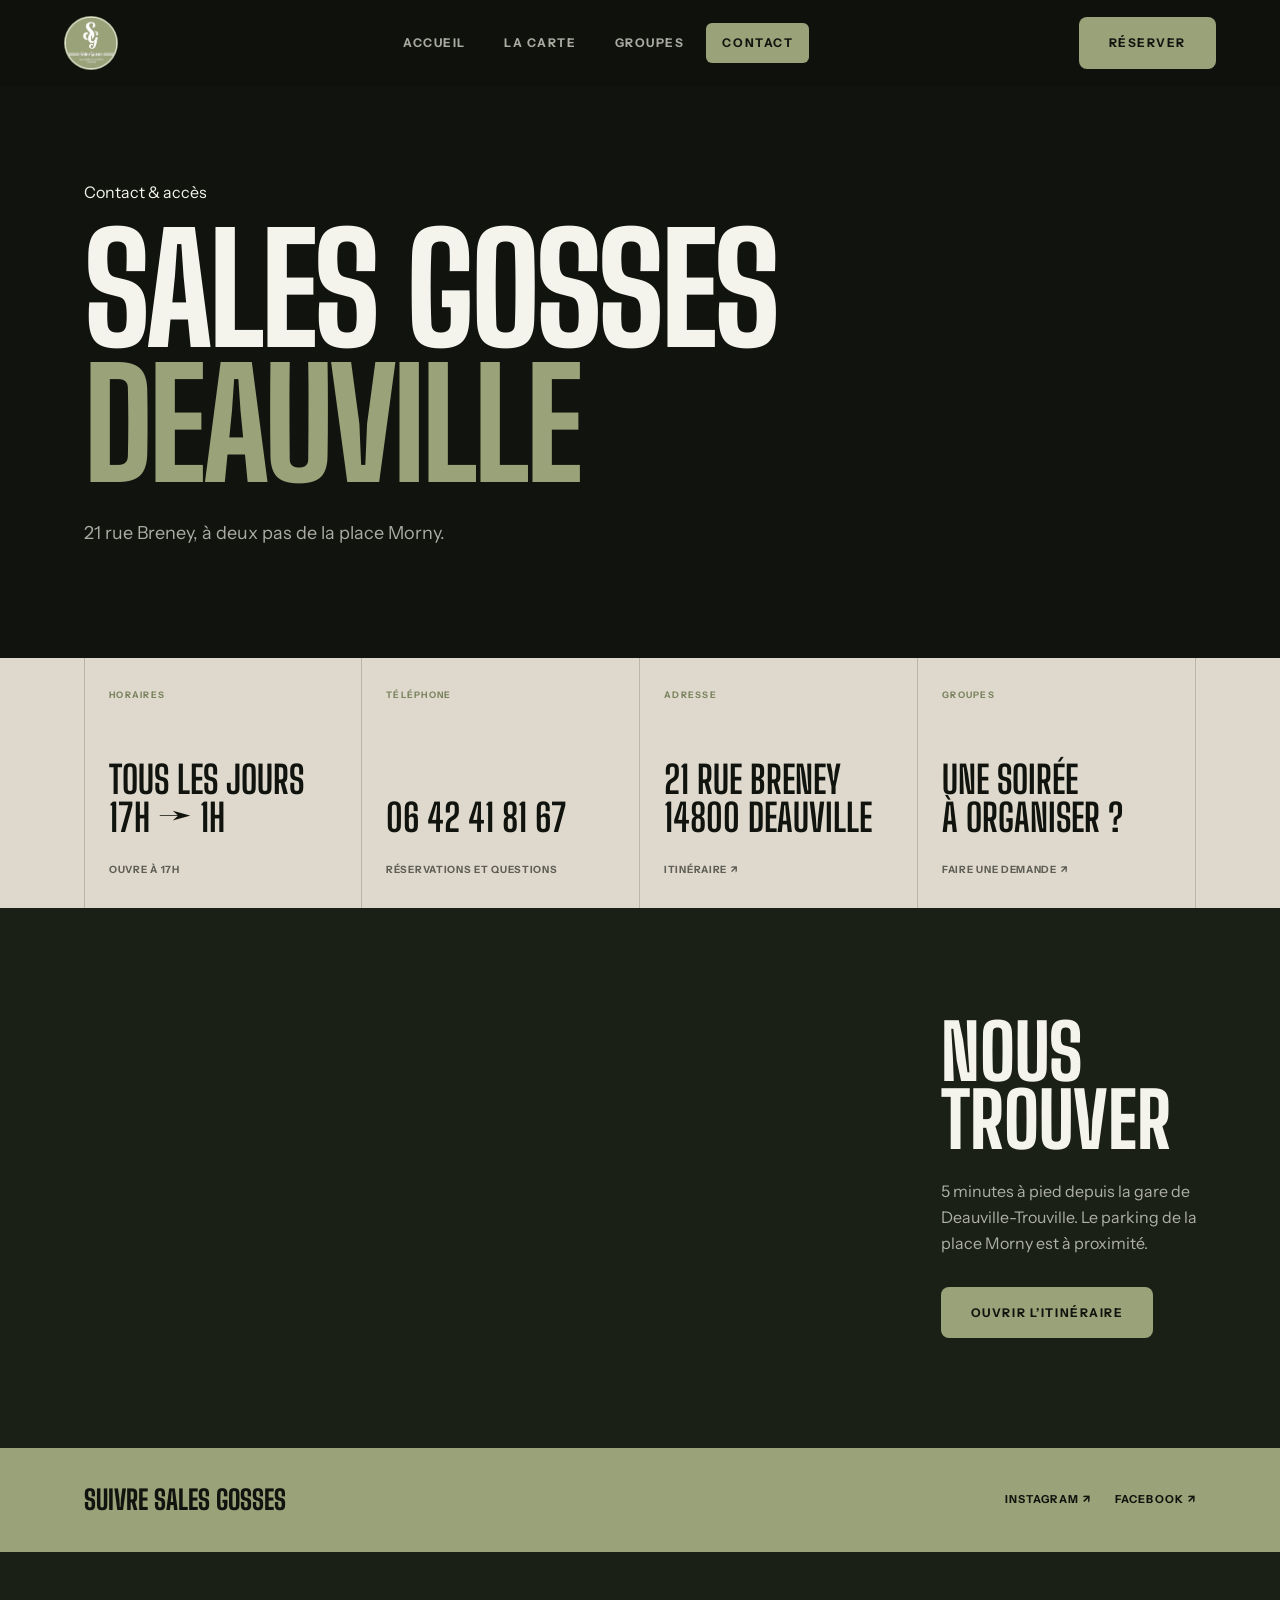
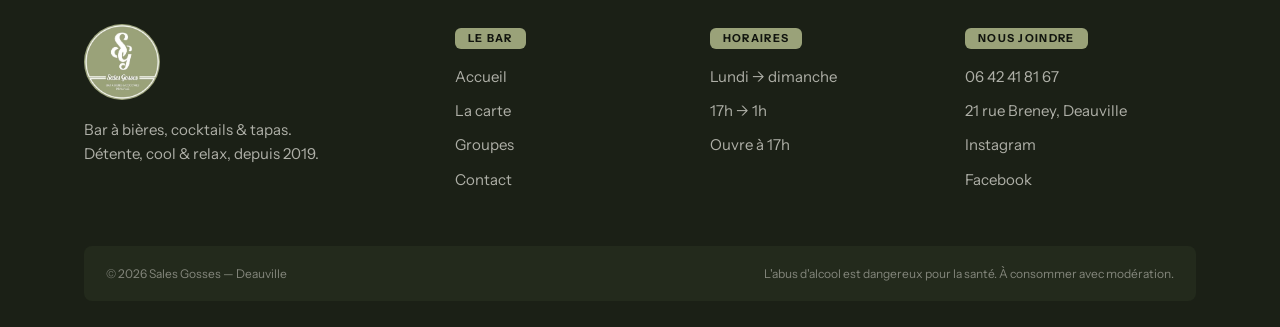
<file: contact.html>
<!DOCTYPE html>
<html lang="fr">
<head>
  <meta charset="utf-8">
  <meta name="viewport" content="width=device-width, initial-scale=1">
  <title>Contact & accès — Sales Gosses, Deauville</title>
  <meta name="description" content="21 rue Breney, 14800 Deauville. Ouvert tous les jours de 17h à 1h. Téléphone 06 42 41 81 67.">
  <meta name="theme-color" content="#11140E">
  <link rel="icon" href="assets/img/logo.png">
  <link rel="preconnect" href="https://fonts.googleapis.com">
  <link rel="preconnect" href="https://fonts.gstatic.com" crossorigin>
  <link href="https://fonts.googleapis.com/css2?family=Big+Shoulders+Display:wght@400;500;700;800&family=Instrument+Sans:wght@400;500;600;700&display=swap" rel="stylesheet">
  <link rel="stylesheet" href="assets/css/style.css?v=9">
</head>
<body class="page-contact-simple">

  <a class="saut-contenu" href="#contenu">Aller au contenu</a>

  <header class="entete est-collee">
    <a class="entete__logo" href="index.html" aria-label="Sales Gosses, retour a l'accueil">
      <img src="assets/img/logo.png" alt="Logo Sales Gosses" width="52" height="52">
    </a>
    <nav class="nav" id="nav" aria-label="Navigation principale">
      <a href="index.html">Accueil</a>
      <a href="carte.html">La carte</a>
      <a href="groupes.html">Groupes</a>
      <a href="contact.html" aria-current="page">Contact</a>
    </nav>
    <div class="entete__action"><a class="bouton" href="tel:+33642418167">Réserver</a></div>
    <button class="burger" type="button" aria-label="Ouvrir le menu" aria-expanded="false" aria-controls="nav">
      <span></span><span></span><span></span>
    </button>
  </header>

  <main id="contenu">
    <section class="contact-simple-hero">
      <div class="contenant">
        <p class="kicker">Contact & accès</p>
        <h1>Sales Gosses<br><span>Deauville</span></h1>
        <p>21 rue Breney, à deux pas de la place Morny.</p>
      </div>
    </section>

    <section class="contact-simple-infos">
      <div class="contenant contact-simple-infos__grille">
        <div><small>Horaires</small><strong>Tous les jours<br>17h → 1h</strong><span class="pastille" data-pastille data-etat="ferme">Horaires</span></div>
        <div><small>Téléphone</small><strong><a href="tel:+33642418167">06 42 41 81 67</a></strong><span>Réservations et questions</span></div>
        <div><small>Adresse</small><strong>21 rue Breney<br>14800 Deauville</strong><a href="https://maps.google.com/?q=21+Rue+Breney,+14800+Deauville" target="_blank" rel="noopener">Itinéraire ↗</a></div>
        <div><small>Groupes</small><strong>Une soirée<br>à organiser ?</strong><a href="groupes.html#demande-groupe">Faire une demande ↗</a></div>
      </div>
    </section>

    <section class="contact-simple-plan">
      <div class="contact-simple-plan__carte"><iframe title="Plan : Sales Gosses, 21 rue Breney, Deauville" src="https://www.google.com/maps?q=21+Rue+Breney,+14800+Deauville&output=embed" width="100%" height="540" loading="lazy" referrerpolicy="no-referrer-when-downgrade"></iframe></div>
      <div class="contact-simple-plan__texte"><h2>Nous trouver</h2><p>5 minutes à pied depuis la gare de Deauville-Trouville. Le parking de la place Morny est à proximité.</p><a class="bouton bouton--grand" href="https://maps.google.com/?q=21+Rue+Breney,+14800+Deauville" target="_blank" rel="noopener">Ouvrir l’itinéraire</a></div>
    </section>

    <section class="contact-simple-reseaux"><div class="contenant"><p>Suivre Sales Gosses</p><div><a href="https://www.instagram.com/salesgossesdeauville/" target="_blank" rel="noopener">Instagram ↗</a><a href="https://www.facebook.com/salesgossesdeauville/" target="_blank" rel="noopener">Facebook ↗</a></div></div></section>
  </main>

  <footer class="pied">
    <div class="contenant">
      <div class="pied__grille">
        <div>
          <img class="pied__logo" src="assets/img/logo.png" alt="Sales Gosses" width="74" height="74">
          <p style="font-size:15px;color:var(--craie-doux);max-width:32ch">
            Bar à bières, cocktails &amp; tapas.<br>Détente, cool &amp; relax, depuis 2019.
          </p>
        </div>
        <div>
          <h4>Le bar</h4>
          <ul>
            <li><a href="index.html">Accueil</a></li>
            <li><a href="carte.html">La carte</a></li>
            <li><a href="groupes.html">Groupes</a></li>
            <li><a href="contact.html">Contact</a></li>
          </ul>
        </div>
        <div>
          <h4>Horaires</h4>
          <ul>
            <li>Lundi → dimanche</li>
            <li>17h → 1h</li>
            <li><span class="pastille" data-pastille data-etat="ferme">Horaires</span></li>
          </ul>
        </div>
        <div>
          <h4>Nous joindre</h4>
          <ul>
            <li><a href="tel:+33642418167">06 42 41 81 67</a></li>
            <li><a href="https://maps.google.com/?q=21+Rue+Breney,+14800+Deauville" target="_blank" rel="noopener">21 rue Breney, Deauville</a></li>
            <li><a href="https://www.instagram.com/salesgossesdeauville/" target="_blank" rel="noopener">Instagram</a></li>
            <li><a href="https://www.facebook.com/salesgossesdeauville/" target="_blank" rel="noopener">Facebook</a></li>
          </ul>
        </div>
      </div>
      <div class="pied__bas">
        <span>© <span id="annee">2026</span> Sales Gosses — Deauville</span>
        <span>L'abus d'alcool est dangereux pour la santé. À consommer avec modération.</span>
      </div>
    </div>
  </footer>

  <script src="assets/js/main.js?v=7"></script>
  <script>document.getElementById('annee').textContent = new Date().getFullYear();</script>
</body>
</html>
</file>
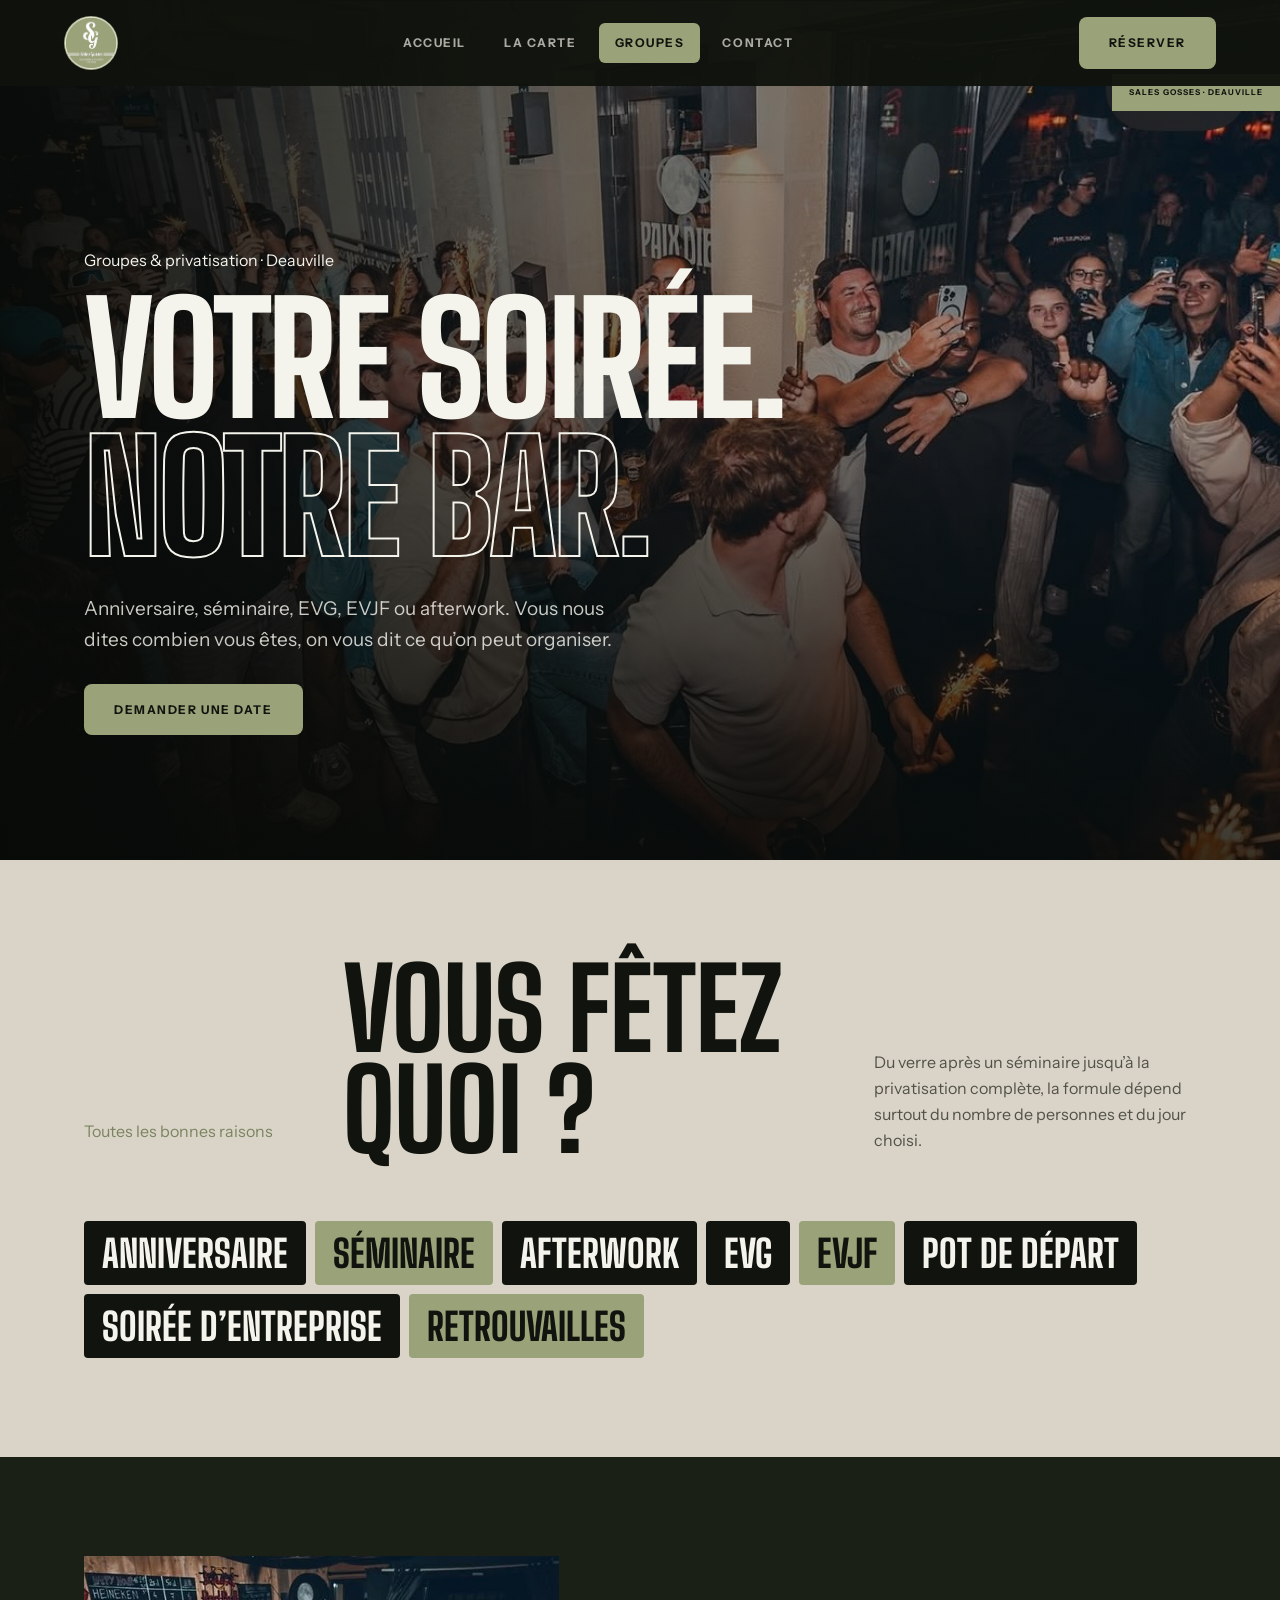
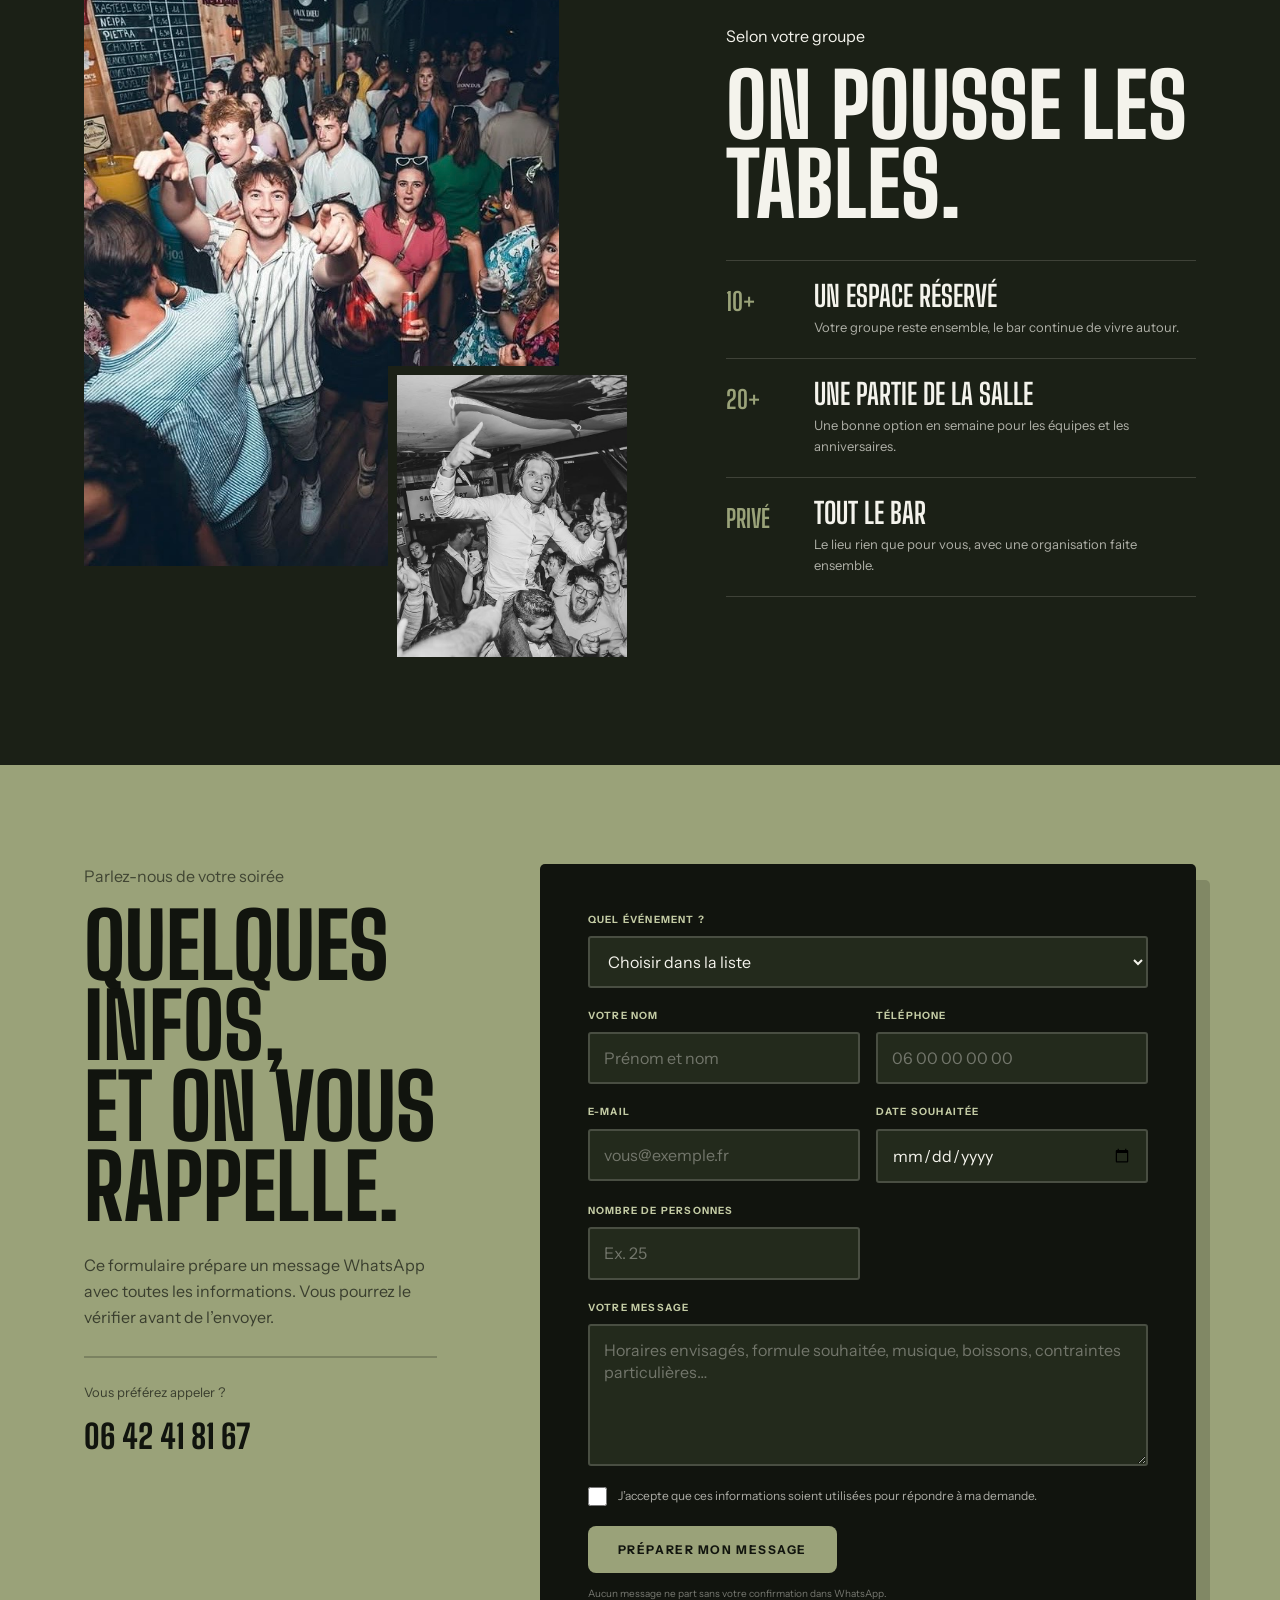
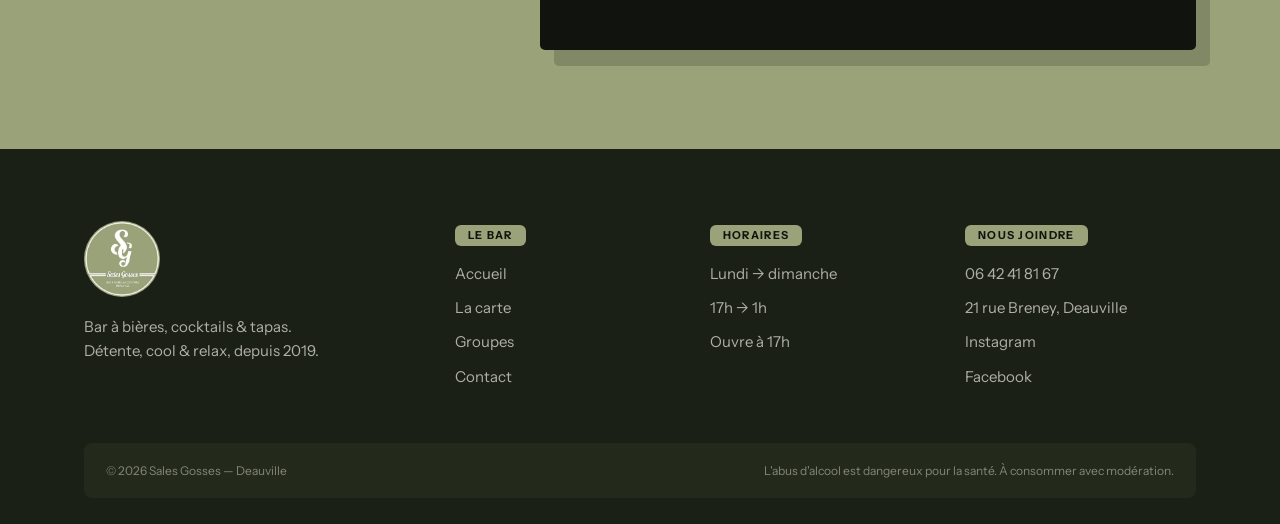
<file: groupes.html>
<!DOCTYPE html>
<html lang="fr">
<head>
  <meta charset="utf-8">
  <meta name="viewport" content="width=device-width, initial-scale=1">
  <title>Groupes & privatisation — Sales Gosses, Deauville</title>
  <meta name="description" content="Anniversaire, afterwork, pot de départ ou fin de séminaire : privatisez tout ou partie du bar Sales Gosses à Deauville.">
  <meta name="theme-color" content="#11140E">
  <link rel="icon" href="assets/img/logo.png">
  <link rel="preconnect" href="https://fonts.googleapis.com">
  <link rel="preconnect" href="https://fonts.gstatic.com" crossorigin>
  <link href="https://fonts.googleapis.com/css2?family=Big+Shoulders+Display:wght@400;500;700;800&family=Instrument+Sans:wght@400;500;600;700&display=swap" rel="stylesheet">
  <link rel="stylesheet" href="assets/css/style.css?v=9">
</head>
<body class="page-groupes-v2">

  <a class="saut-contenu" href="#contenu">Aller au contenu</a>

  <header class="entete est-collee">
    <a class="entete__logo" href="index.html" aria-label="Sales Gosses, retour a l'accueil">
      <img src="assets/img/logo.png" alt="Logo Sales Gosses" width="52" height="52">
    </a>
    <nav class="nav" id="nav" aria-label="Navigation principale">
      <a href="index.html">Accueil</a>
      <a href="carte.html">La carte</a>
      <a href="groupes.html" aria-current="page">Groupes</a>
      <a href="contact.html">Contact</a>
    </nav>
    <div class="entete__action"><a class="bouton" href="tel:+33642418167">Réserver</a></div>
    <button class="burger" type="button" aria-label="Ouvrir le menu" aria-expanded="false" aria-controls="nav">
      <span></span><span></span><span></span>
    </button>
  </header>

  <main id="contenu">
    <section class="groupes-hero">
      <img src="assets/img/soiree-terrasse.jpeg" alt="Une soirée de groupe chez Sales Gosses" width="1206" height="788">
      <div class="groupes-hero__voile"></div>
      <div class="contenant groupes-hero__contenu">
        <p class="kicker">Groupes & privatisation · Deauville</p>
        <h1>Votre soirée.<br><span>Notre bar.</span></h1>
        <p>Anniversaire, séminaire, EVG, EVJF ou afterwork. Vous nous dites combien vous êtes, on vous dit ce qu’on peut organiser.</p>
        <a class="bouton bouton--grand" href="#demande-groupe">Demander une date</a>
      </div>
    </section>

    <section class="groupes-usages section">
      <div class="contenant">
        <div class="groupes-usages__entete apparait"><p class="kicker">Toutes les bonnes raisons</p><h2>Vous fêtez quoi ?</h2><p>Du verre après un séminaire jusqu’à la privatisation complète, la formule dépend surtout du nombre de personnes et du jour choisi.</p></div>
        <div class="groupes-usages__liste apparait">
          <span>Anniversaire</span><span>Séminaire</span><span>Afterwork</span><span>EVG</span><span>EVJF</span><span>Pot de départ</span><span>Soirée d’entreprise</span><span>Retrouvailles</span>
        </div>
      </div>
    </section>

    <section class="groupes-formules section">
      <div class="contenant groupes-formules__grille">
        <div class="groupes-formules__photos apparait"><img src="assets/img/soiree-salle.jpeg" alt="Le bar pendant une soirée privée" loading="lazy" width="1206" height="788"><img src="assets/img/ambiance-noir-blanc.jpeg" alt="Une soirée dans la salle" loading="lazy" width="1206" height="788"></div>
        <div class="groupes-formules__contenu apparait">
          <p class="kicker">Selon votre groupe</p><h2>On pousse les tables.</h2>
          <div><b>10+</b><span><strong>Un espace réservé</strong><small>Votre groupe reste ensemble, le bar continue de vivre autour.</small></span></div>
          <div><b>20+</b><span><strong>Une partie de la salle</strong><small>Une bonne option en semaine pour les équipes et les anniversaires.</small></span></div>
          <div><b>Privé</b><span><strong>Tout le bar</strong><small>Le lieu rien que pour vous, avec une organisation faite ensemble.</small></span></div>
        </div>
      </div>
    </section>

    <section class="demande-groupe section" id="demande-groupe">
      <div class="contenant demande-groupe__grille">
        <div class="demande-groupe__intro apparait"><p class="kicker">Parlez-nous de votre soirée</p><h2>Quelques infos,<br>et on vous rappelle.</h2><p>Ce formulaire prépare un message WhatsApp avec toutes les informations. Vous pourrez le vérifier avant de l’envoyer.</p><p class="demande-groupe__direct">Vous préférez appeler ?<br><a href="tel:+33642418167">06 42 41 81 67</a></p></div>
        <form class="formulaire-groupe apparait" id="formulaire-groupe">
          <div class="champ champ--large"><label for="type-evenement">Quel événement ?</label><select id="type-evenement" name="type" required><option value="">Choisir dans la liste</option><option>Anniversaire</option><option>Séminaire</option><option>Afterwork</option><option>EVG</option><option>EVJF</option><option>Pot de départ</option><option>Soirée d’entreprise</option><option>Privatisation complète</option><option>Autre</option></select></div>
          <div class="champ"><label for="nom-groupe">Votre nom</label><input id="nom-groupe" name="nom" type="text" autocomplete="name" required placeholder="Prénom et nom"></div>
          <div class="champ"><label for="telephone-groupe">Téléphone</label><input id="telephone-groupe" name="telephone" type="tel" autocomplete="tel" inputmode="tel" required placeholder="06 00 00 00 00"></div>
          <div class="champ"><label for="email-groupe">E-mail</label><input id="email-groupe" name="email" type="email" autocomplete="email" inputmode="email" placeholder="vous@exemple.fr"></div>
          <div class="champ"><label for="date-groupe">Date souhaitée</label><input id="date-groupe" name="date" type="date" required></div>
          <div class="champ"><label for="invites-groupe">Nombre de personnes</label><input id="invites-groupe" name="invites" type="number" inputmode="numeric" min="6" max="250" required placeholder="Ex. 25"></div>
          <div class="champ champ--large"><label for="message-groupe">Votre message</label><textarea id="message-groupe" name="message" rows="5" required placeholder="Horaires envisagés, formule souhaitée, musique, boissons, contraintes particulières…"></textarea></div>
          <label class="formulaire-groupe__accord"><input type="checkbox" required><span>J’accepte que ces informations soient utilisées pour répondre à ma demande.</span></label>
          <button class="bouton bouton--grand" type="submit">Préparer mon message</button>
          <p class="formulaire-groupe__aide" id="aide-formulaire">Aucun message ne part sans votre confirmation dans WhatsApp.</p>
        </form>
      </div>
    </section>
  </main>

  <footer class="pied">
    <div class="contenant">
      <div class="pied__grille">
        <div>
          <img class="pied__logo" src="assets/img/logo.png" alt="Sales Gosses" width="74" height="74">
          <p style="font-size:15px;color:var(--craie-doux);max-width:32ch">
            Bar à bières, cocktails &amp; tapas.<br>Détente, cool &amp; relax, depuis 2019.
          </p>
        </div>
        <div>
          <h4>Le bar</h4>
          <ul>
            <li><a href="index.html">Accueil</a></li>
            <li><a href="carte.html">La carte</a></li>
            <li><a href="groupes.html">Groupes</a></li>
            <li><a href="contact.html">Contact</a></li>
          </ul>
        </div>
        <div>
          <h4>Horaires</h4>
          <ul>
            <li>Lundi → dimanche</li>
            <li>17h → 1h</li>
            <li><span class="pastille" data-pastille data-etat="ferme">Horaires</span></li>
          </ul>
        </div>
        <div>
          <h4>Nous joindre</h4>
          <ul>
            <li><a href="tel:+33642418167">06 42 41 81 67</a></li>
            <li><a href="https://maps.google.com/?q=21+Rue+Breney,+14800+Deauville" target="_blank" rel="noopener">21 rue Breney, Deauville</a></li>
            <li><a href="https://www.instagram.com/salesgossesdeauville/" target="_blank" rel="noopener">Instagram</a></li>
            <li><a href="https://www.facebook.com/salesgossesdeauville/" target="_blank" rel="noopener">Facebook</a></li>
          </ul>
        </div>
      </div>
      <div class="pied__bas">
        <span>© <span id="annee">2026</span> Sales Gosses — Deauville</span>
        <span>L'abus d'alcool est dangereux pour la santé. À consommer avec modération.</span>
      </div>
    </div>
  </footer>

  <script src="assets/js/main.js?v=7"></script>
  <script>document.getElementById('annee').textContent = new Date().getFullYear();</script>
</body>
</html>
</file>
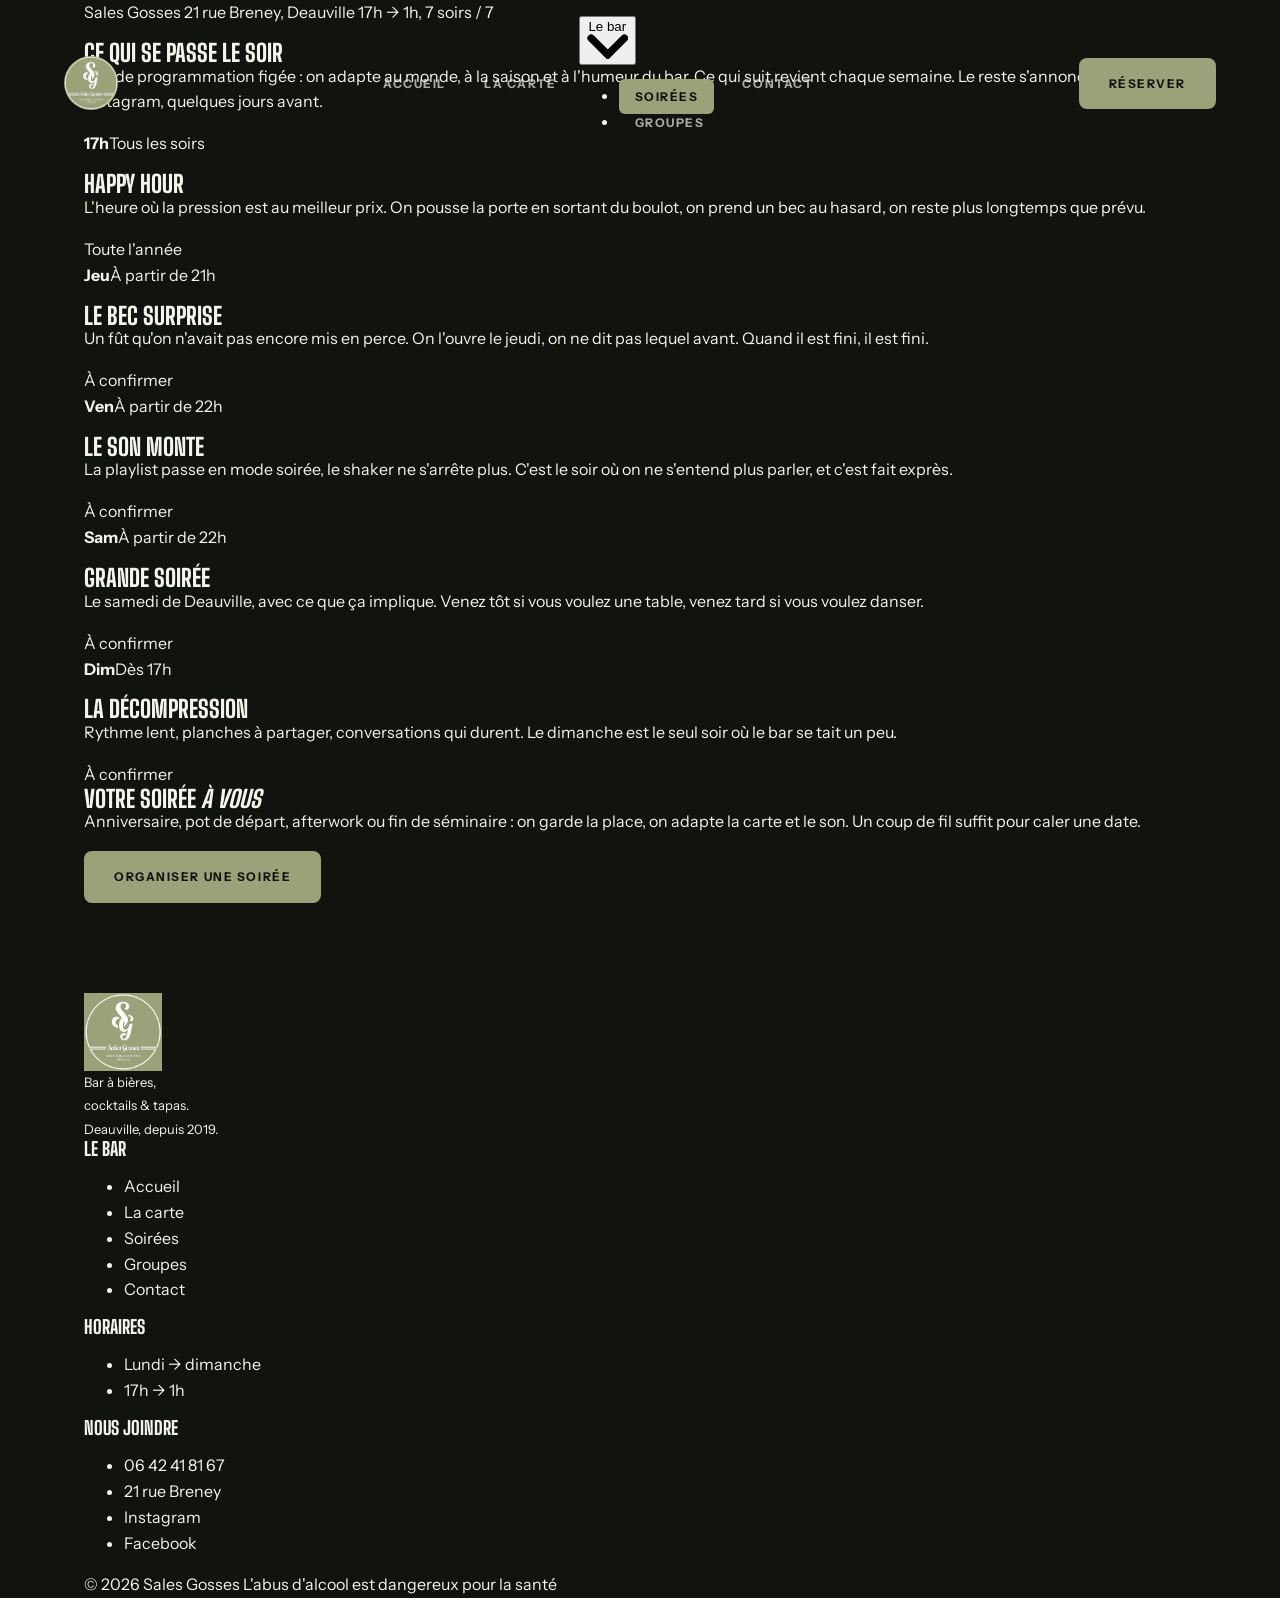
<file: soirees.html>
<!DOCTYPE html>
<html lang="fr">
<head>
  <meta charset="utf-8">
  <meta name="viewport" content="width=device-width, initial-scale=1">
  <title>Soirées — Sales Gosses, Deauville</title>
  <meta name="description" content="Happy hour tous les soirs, soirées à thème et privatisations au Sales Gosses, 21 rue Breney à Deauville. Ouvert de 17h à 1h, sept soirs sur sept.">
  <meta name="theme-color" content="#EFEADC">

  <link rel="icon" href="assets/img/logo.png">

  <link rel="preconnect" href="https://fonts.googleapis.com">
  <link rel="preconnect" href="https://fonts.gstatic.com" crossorigin>
  <!-- Typographies propres à cette page : grotesque grasse + monospace -->
  <link href="https://fonts.googleapis.com/css2?family=Archivo+Black&family=Space+Mono:wght@400;700&family=Big+Shoulders+Display:wght@400;800&family=Instrument+Sans:wght@400;600;700&display=swap" rel="stylesheet">

  <link rel="stylesheet" href="assets/css/style.css">
</head>
<body class="affiche">

  <a class="saut-contenu" href="#contenu">Aller au contenu</a>

  <header class="entete est-collee">
    <a class="entete__logo" href="index.html" aria-label="Sales Gosses, retour à l'accueil">
      <img src="assets/img/logo.png" alt="Logo Sales Gosses" width="54" height="54">
    </a>

    <nav class="nav" id="nav" aria-label="Navigation principale">
      <a href="index.html">Accueil</a>
      <a href="carte.html">La carte</a>

      <div class="nav__groupe nav__groupe--actif" data-groupe>
        <button class="nav__bouton" type="button" aria-expanded="false" aria-controls="tiroir-bar">
          Le bar
          <svg viewBox="0 0 10 6" fill="none" aria-hidden="true"><path d="M1 1l4 4 4-4" stroke="currentColor" stroke-width="1.8" stroke-linecap="round"/></svg>
        </button>
        <ul class="nav__tiroir" id="tiroir-bar">
          <li><a href="soirees.html" aria-current="page">Soirées</a></li>
          <li><a href="groupes.html">Groupes</a></li>
        </ul>
      </div>

      <a href="contact.html">Contact</a>
    </nav>

    <div class="entete__action">
      <a class="bouton" href="tel:+33642418167">Réserver</a>
    </div>

    <button class="burger" type="button" aria-label="Ouvrir le menu" aria-expanded="false" aria-controls="nav">
      <span></span><span></span><span></span>
    </button>
  </header>

  <main id="contenu">

    <!-- ==================================================================
         Le placard — le grand titre imprimé
         ================================================================== -->
    <section class="placard">
      <div class="contenant">

        <p class="placard__date">
          <span>Sales Gosses</span>
          <span>21 rue Breney, Deauville</span>
          <span>17h → 1h, 7 soirs / 7</span>
        </p>

        <h1>
          <span>Ce qui</span>
          <span class="glisse">se passe</span>
          <span class="creuse">le soir</span>
        </h1>

        <p class="placard__mot">
          Pas de programmation figée : on adapte au monde, à la saison et à
          l'humeur du bar. Ce qui suit revient chaque semaine. Le reste
          s'annonce sur Instagram, quelques jours avant.
        </p>

      </div>
    </section>

    <!-- ==================================================================
         Le programme

         ATTENTION — les soirées listées ci-dessous sont des exemples de
         structure. Seul le happy hour est confirmé (il figure sur la caisse
         du bar). Tout le reste est à faire valider ou à remplacer par la
         vraie programmation avant mise en ligne.
         ================================================================== -->
    <section class="programme">
      <div class="contenant">

        <article class="soiree">
          <p class="soiree__quand"><b>17h</b>Tous les soirs</p>
          <div>
            <h2>Happy hour</h2>
            <p>
              L'heure où la pression est au meilleur prix. On pousse la porte en
              sortant du boulot, on prend un bec au hasard, on reste plus
              longtemps que prévu.
            </p>
          </div>
          <span class="tampon tampon--vert">Toute l'année</span>
        </article>

        <article class="soiree">
          <p class="soiree__quand"><b>Jeu</b>À partir de 21h</p>
          <div>
            <h2>Le bec surprise</h2>
            <p>
              Un fût qu'on n'avait pas encore mis en perce. On l'ouvre le jeudi,
              on ne dit pas lequel avant. Quand il est fini, il est fini.
            </p>
          </div>
          <span class="tampon">À confirmer</span>
        </article>

        <article class="soiree">
          <p class="soiree__quand"><b>Ven</b>À partir de 22h</p>
          <div>
            <h2>Le son monte</h2>
            <p>
              La playlist passe en mode soirée, le shaker ne s'arrête plus.
              C'est le soir où on ne s'entend plus parler, et c'est fait exprès.
            </p>
          </div>
          <span class="tampon">À confirmer</span>
        </article>

        <article class="soiree">
          <p class="soiree__quand"><b>Sam</b>À partir de 22h</p>
          <div>
            <h2>Grande soirée</h2>
            <p>
              Le samedi de Deauville, avec ce que ça implique. Venez tôt si vous
              voulez une table, venez tard si vous voulez danser.
            </p>
          </div>
          <span class="tampon">À confirmer</span>
        </article>

        <article class="soiree">
          <p class="soiree__quand"><b>Dim</b>Dès 17h</p>
          <div>
            <h2>La décompression</h2>
            <p>
              Rythme lent, planches à partager, conversations qui durent.
              Le dimanche est le seul soir où le bar se tait un peu.
            </p>
          </div>
          <span class="tampon">À confirmer</span>
        </article>

      </div>
    </section>

    <!-- ==================================================================
         Encart privatisation
         ================================================================== -->
    <section style="padding-bottom:clamp(64px,10vh,110px)">
      <div class="contenant">
        <div class="encart-affiche">
          <div>
            <h2>Votre soirée <em>à vous</em></h2>
            <p>
              Anniversaire, pot de départ, afterwork ou fin de séminaire : on
              garde la place, on adapte la carte et le son. Un coup de fil suffit
              pour caler une date.
            </p>
          </div>
          <a class="bouton" href="groupes.html">Organiser une soirée</a>
        </div>
      </div>
    </section>

  </main>

  <!-- ====================================================================
       Pied de l'affiche
       ==================================================================== -->
  <footer class="ourlet">
    <div class="contenant">

      <div class="ourlet__grille">

        <div>
          <img class="ourlet__logo" src="assets/img/logo.png" alt="Sales Gosses" width="78" height="78">
          <p style="font-family:var(--mono);font-size:13px;line-height:1.8;margin:0">
            Bar à bières,<br>cocktails &amp; tapas.<br>Deauville, depuis 2019.
          </p>
        </div>

        <div>
          <h3>Le bar</h3>
          <ul>
            <li><a href="index.html">Accueil</a></li>
            <li><a href="carte.html">La carte</a></li>
            <li><a href="soirees.html">Soirées</a></li>
            <li><a href="groupes.html">Groupes</a></li>
            <li><a href="contact.html">Contact</a></li>
          </ul>
        </div>

        <div>
          <h3>Horaires</h3>
          <ul>
            <li>Lundi → dimanche</li>
            <li>17h → 1h</li>
          </ul>
        </div>

        <div>
          <h3>Nous joindre</h3>
          <ul>
            <li><a href="tel:+33642418167">06 42 41 81 67</a></li>
            <li><a href="https://maps.google.com/?q=21+Rue+Breney,+14800+Deauville" target="_blank" rel="noopener">21 rue Breney</a></li>
            <li><a href="https://www.instagram.com/salesgossesdeauville/" target="_blank" rel="noopener">Instagram</a></li>
            <li><a href="https://www.facebook.com/salesgossesdeauville/" target="_blank" rel="noopener">Facebook</a></li>
          </ul>
        </div>

      </div>

      <div class="ourlet__bas">
        <span>© <span id="annee">2026</span> Sales Gosses</span>
        <span>L'abus d'alcool est dangereux pour la santé</span>
      </div>

    </div>
  </footer>

  <script src="assets/js/main.js"></script>
  <script>document.getElementById('annee').textContent = new Date().getFullYear();</script>

</body>
</html>
</file>
<file: assets/css/style.css>
/* ==========================================================================
   SALES GOSSES — Deauville
   Feuille de style principale

   DIRECTION : la plaque émaillée de bistrot.
   Le logo est du blanc sur un aplat vert plein : c'est le vocabulaire des
   plaques émaillées de café. On en reprend les règles :
   aplats francs, aucun filet fin, keyline épaisse en retrait du bord,
   séparation des sections par changement de fond et non par un trait.
   ========================================================================== */

/* --------------------------------------------------------------------------
   1. Jetons de design
   -------------------------------------------------------------------------- */
:root {
  /* Le noir est un noir olive, dérivé du vert du logo. Jamais de #000. */
  --nuit:        #11140E;
  --nuit-haut:   #1B2016;
  --nuit-bloc:   #232A1C;

  --sauge:       #9AA279;  /* couleur exacte échantillonnée sur le logo */
  --sauge-fonce: #7B8460;
  --sauge-clair: #C3CBA4;

  --craie:       #F4F3EC;
  --craie-doux:  rgba(244, 243, 236, 0.68);

  --ambre:       #D99B34;  /* la pression. Rare, jamais décoratif. */

  /* Typographie */
  --enseigne: "Big Shoulders Display", "Haettenschweiler", "Arial Narrow", sans-serif;
  --texte:    "Instrument Sans", -apple-system, BlinkMacSystemFont, "Helvetica Neue", Arial, sans-serif;

  /* Rythme */
  --gouttiere:  clamp(20px, 5vw, 64px);
  --section-y:  clamp(72px, 11vh, 132px);
  --max:        1240px;

  /* Épaisseurs : une plaque émaillée n'a pas de trait à 1px. */
  --keyline:    3px;
  --rayon:      12px;

  --transition: 0.32s cubic-bezier(0.22, 1, 0.36, 1);
}

/* --------------------------------------------------------------------------
   2. Base
   -------------------------------------------------------------------------- */
*,
*::before,
*::after { box-sizing: border-box; }

html {
  scroll-behavior: smooth;
  -webkit-text-size-adjust: 100%;
}

body {
  margin: 0;
  background: var(--nuit);
  color: var(--craie);
  font-family: var(--texte);
  font-size: 16px;
  line-height: 1.62;
  -webkit-font-smoothing: antialiased;
  -moz-osx-font-smoothing: grayscale;
  overflow-x: hidden;
}

img,
video { display: block; max-width: 100%; }

a { color: inherit; text-decoration: none; }

h1, h2, h3, h4 {
  font-family: var(--enseigne);
  font-weight: 800;
  line-height: 0.9;
  text-transform: uppercase;
  margin: 0;
}

p { margin: 0 0 1em; }

:focus-visible {
  outline: var(--keyline) solid var(--ambre);
  outline-offset: 3px;
  border-radius: 4px;
}

.saut-contenu {
  position: absolute;
  left: -9999px;
  top: 0;
  background: var(--sauge);
  color: var(--nuit);
  padding: 14px 22px;
  border-radius: 8px;
  font-weight: 700;
  z-index: 999;
}
.saut-contenu:focus { left: 12px; top: 12px; }

/* --------------------------------------------------------------------------
   3. Mise en page
   -------------------------------------------------------------------------- */
.contenant {
  width: 100%;
  max-width: var(--max);
  margin-inline: auto;
  padding-inline: var(--gouttiere);
}

.section { padding-block: var(--section-y); }

/* Les sections se distinguent par un aplat, pas par un trait. */
.section--sombre { background: var(--nuit-haut); }

/* Bloc inversé : fond sauge, encre sombre. Reprend directement le logo. */
.section--sauge {
  background: var(--sauge);
  color: var(--nuit);
}
.section--sauge .chapo { color: rgba(17, 20, 14, 0.76); }

/* Étiquette de section : une petite plaque, pas un mot suivi d'un trait. */
.etiquette {
  display: inline-block;
  padding: 7px 15px 6px;
  margin: 0 0 20px;
  background: var(--sauge);
  color: var(--nuit);
  border-radius: 6px;
  font-family: var(--texte);
  font-size: 11px;
  font-weight: 700;
  letter-spacing: 0.14em;
  text-transform: uppercase;
  line-height: 1;
}
.section--sauge .etiquette {
  background: var(--nuit);
  color: var(--sauge);
}

.titre-section {
  font-size: clamp(40px, 7.4vw, 88px);
  max-width: 15ch;
  margin-bottom: 22px;
}

.chapo {
  font-size: clamp(16px, 1.6vw, 19px);
  color: var(--craie-doux);
  max-width: 54ch;
}

.accent { color: var(--sauge); }

/* --------------------------------------------------------------------------
   4. Boutons — des blocs pleins, sans contour fin
   -------------------------------------------------------------------------- */
.bouton {
  display: inline-flex;
  align-items: center;
  gap: 10px;
  padding: 16px 30px;
  background: var(--sauge);
  color: var(--nuit);
  font-family: var(--texte);
  font-size: 12px;
  font-weight: 700;
  letter-spacing: 0.13em;
  text-transform: uppercase;
  border: 0;
  border-radius: 8px;
  cursor: pointer;
  transition: transform var(--transition), background var(--transition);
}
.bouton:hover {
  transform: translateY(-2px);
  background: var(--sauge-clair);
}

/* Variante creuse : keyline épaisse en retrait, comme le liseré d'une plaque */
.bouton--creux {
  background: transparent;
  color: var(--craie);
  box-shadow: inset 0 0 0 var(--keyline) var(--sauge-fonce);
}
.bouton--creux:hover {
  background: var(--craie);
  color: var(--nuit);
  box-shadow: inset 0 0 0 var(--keyline) var(--craie);
}

.section--sauge .bouton {
  background: var(--nuit);
  color: var(--sauge);
}
.section--sauge .bouton:hover { background: #05070B; }

/* --------------------------------------------------------------------------
   5. En-tête
   -------------------------------------------------------------------------- */
.entete {
  position: fixed;
  inset: 0 0 auto 0;
  z-index: 100;
  display: flex;
  align-items: center;
  justify-content: space-between;
  gap: 24px;
  padding: 16px var(--gouttiere);
  transition: background var(--transition), padding var(--transition);
}
.entete.est-collee {
  background: var(--nuit);
  padding-block: 10px;
  box-shadow: 0 10px 30px rgba(0, 0, 0, 0.5);
}

.entete__logo { display: flex; align-items: center; flex-shrink: 0; }
.entete__logo img {
  width: 54px;
  height: 54px;
  border-radius: 50%;
  transition: width var(--transition), height var(--transition);
}
.entete.est-collee .entete__logo img { width: 44px; height: 44px; }

.nav { display: flex; align-items: center; gap: 6px; }

.nav a {
  padding: 10px 16px;
  border-radius: 6px;
  font-size: 12px;
  font-weight: 700;
  letter-spacing: 0.13em;
  text-transform: uppercase;
  color: var(--craie-doux);
  transition: color var(--transition), background var(--transition);
}
.nav a:hover { color: var(--craie); background: var(--nuit-bloc); }

/* La page courante est une plaque pleine, pas un soulignement */
.nav a[aria-current="page"] {
  background: var(--sauge);
  color: var(--nuit);
}

.entete__action { flex-shrink: 0; }

.burger {
  display: none;
  width: 48px;
  height: 48px;
  padding: 0;
  background: var(--nuit-bloc);
  border: 0;
  border-radius: 8px;
  cursor: pointer;
}
.burger span {
  display: block;
  width: 20px;
  height: 2.5px;
  margin: 4px auto;
  background: var(--craie);
  border-radius: 2px;
  transition: transform var(--transition), opacity var(--transition);
}
.burger[aria-expanded="true"] span:nth-child(1) { transform: translateY(6.5px) rotate(45deg); }
.burger[aria-expanded="true"] span:nth-child(2) { opacity: 0; }
.burger[aria-expanded="true"] span:nth-child(3) { transform: translateY(-6.5px) rotate(-45deg); }

/* --------------------------------------------------------------------------
   6. Ouverture — bloc typographique
   Pas de vidéo en fond : les rushes sont carrés et de définition moyenne.
   Les étirer plein écran les rendrait flous. Ils ont leur section propre.
   -------------------------------------------------------------------------- */
.ouverture {
  padding-block: clamp(130px, 21vh, 210px) clamp(48px, 8vh, 96px);
  background:
    radial-gradient(115% 130% at 12% 0%, rgba(154, 162, 121, 0.14), transparent 58%),
    var(--nuit);
}

.ouverture__marque {
  width: clamp(88px, 10vw, 120px);
  height: auto;
  border-radius: 50%;
  margin-bottom: 26px;
}

.ouverture h1 {
  font-size: clamp(60px, 14vw, 184px);
  line-height: 0.8;
  margin-bottom: 22px;
}
.ouverture h1 .ligne { display: block; }
.ouverture h1 .ligne--decalee {
  padding-left: clamp(0px, 6.5vw, 100px);
  color: var(--sauge);
}

.ouverture__mot {
  font-size: clamp(17px, 1.9vw, 21px);
  max-width: 40ch;
  color: var(--craie-doux);
  margin-bottom: 32px;
}

.ouverture__actions { display: flex; flex-wrap: wrap; gap: 12px; }

/* --------------------------------------------------------------------------
   7. SIGNATURE — Le mur des becs
   Chaque bec est une bande pleine, comme une ardoise de bar.
   La numérotation 01→11 correspond aux tireuses réelles du comptoir.
   -------------------------------------------------------------------------- */
.becs { background: var(--nuit-haut); }

.becs__entete {
  display: flex;
  flex-wrap: wrap;
  align-items: flex-end;
  justify-content: space-between;
  gap: 24px;
  margin-bottom: 40px;
}

.mur {
  border-radius: var(--rayon);
  overflow: hidden;
}

.bec {
  display: grid;
  grid-template-columns: 72px 1fr auto auto;
  align-items: center;
  gap: 22px;
  padding-right: 22px;
  background: var(--nuit-bloc);
  transition: background var(--transition);
}
/* Alternance de bandes : c'est le contraste qui sépare, pas un trait */
.bec:nth-child(even) { background: rgba(35, 42, 28, 0.42); }
.bec:hover { background: var(--sauge); color: var(--nuit); }

/* Le numéro est un bloc plein, comme la pastille gravée d'une tireuse */
.bec__numero {
  align-self: stretch;
  display: flex;
  align-items: center;
  justify-content: center;
  background: var(--sauge-fonce);
  color: var(--nuit);
  font-family: var(--enseigne);
  font-size: 28px;
  font-weight: 800;
  padding-block: 22px;
  transition: background var(--transition);
}
.bec:hover .bec__numero { background: var(--ambre); }

.bec__nom {
  font-family: var(--enseigne);
  font-size: clamp(26px, 3.4vw, 42px);
  line-height: 1;
}

.bec__style {
  font-size: 12px;
  font-weight: 600;
  letter-spacing: 0.11em;
  text-transform: uppercase;
  color: var(--craie-doux);
  white-space: nowrap;
}
.bec:hover .bec__style { color: rgba(17, 20, 14, 0.72); }

.bec__degre {
  font-family: var(--enseigne);
  font-size: 24px;
  color: var(--sauge-clair);
  white-space: nowrap;
}
.bec:hover .bec__degre { color: var(--nuit); }

.becs__note {
  margin-top: 24px;
  font-size: 13px;
  color: var(--craie-doux);
}

/* --------------------------------------------------------------------------
   8. Plaques (grille de cartes)
   Keyline épaisse en retrait du bord : le liseré d'une plaque émaillée.
   -------------------------------------------------------------------------- */
.grille-cartes {
  display: grid;
  grid-template-columns: repeat(auto-fit, minmax(258px, 1fr));
  gap: 16px;
  margin-top: 40px;
}

.plaque {
  position: relative;
  padding: 30px 26px 28px;
  background: var(--nuit-bloc);
  border-radius: var(--rayon);
  box-shadow: inset 0 0 0 var(--keyline) rgba(154, 162, 121, 0.22);
  transition: transform var(--transition), box-shadow var(--transition);
}
.plaque:hover {
  transform: translateY(-3px);
  box-shadow: inset 0 0 0 var(--keyline) var(--sauge);
}

.section--sauge .plaque {
  background: rgba(17, 20, 14, 0.09);
  box-shadow: inset 0 0 0 var(--keyline) rgba(17, 20, 14, 0.24);
}
.section--sauge .plaque:hover { box-shadow: inset 0 0 0 var(--keyline) var(--nuit); }
.section--sauge .plaque p { color: rgba(17, 20, 14, 0.76); }
.section--sauge .plaque__compte { color: var(--nuit); }

.plaque h3 { font-size: 31px; margin-bottom: 11px; }
.plaque p { font-size: 15px; color: var(--craie-doux); margin-bottom: 0; }

.plaque__compte {
  display: block;
  font-family: var(--enseigne);
  font-size: 48px;
  color: var(--sauge);
  line-height: 1;
  margin-bottom: 4px;
}

/* --------------------------------------------------------------------------
   9. Bande photo
   -------------------------------------------------------------------------- */
.bande-photo {
  display: grid;
  grid-template-columns: repeat(4, 1fr);
  gap: 4px;
}
.bande-photo figure {
  position: relative;
  margin: 0;
  aspect-ratio: 4 / 5;
  overflow: hidden;
}
.bande-photo img {
  width: 100%;
  height: 100%;
  object-fit: cover;
  filter: saturate(0.86) brightness(0.85);
  transition: transform 0.75s cubic-bezier(0.22, 1, 0.36, 1), filter var(--transition);
}
.bande-photo figure:hover img { transform: scale(1.05); filter: none; }

/* --------------------------------------------------------------------------
   10. Duo et listes
   -------------------------------------------------------------------------- */
.duo {
  display: grid;
  grid-template-columns: 1fr 1fr;
  gap: clamp(32px, 6vw, 76px);
  align-items: center;
}

/* Bandes alternées, jamais de bordure basse à 1px */
.liste-atouts { list-style: none; margin: 26px 0 32px; padding: 0; }
.liste-atouts li {
  display: flex;
  align-items: baseline;
  gap: 18px;
  padding: 15px 18px;
  border-radius: 8px;
  font-size: 15px;
}
.liste-atouts li:nth-child(odd) { background: rgba(154, 162, 121, 0.1); }
.section--sauge .liste-atouts li:nth-child(odd) { background: rgba(17, 20, 14, 0.1); }

.liste-atouts li strong {
  font-family: var(--enseigne);
  font-size: 28px;
  color: var(--sauge);
  min-width: 96px;
  line-height: 1;
}
.section--sauge .liste-atouts li strong { color: var(--nuit); }

.cadre-photo {
  aspect-ratio: 4 / 5;
  overflow: hidden;
  border-radius: var(--rayon);
}
.cadre-photo img { width: 100%; height: 100%; object-fit: cover; filter: brightness(0.9); }

/* Cadre de plan : liseré épais, sans trait fin */
.cadre-plan {
  border-radius: var(--rayon);
  overflow: hidden;
  box-shadow: inset 0 0 0 var(--keyline) var(--sauge-fonce);
  line-height: 0;
}
.cadre-plan iframe {
  border: 0;
  filter: grayscale(0.45) contrast(1.05) brightness(0.85);
}

/* --------------------------------------------------------------------------
   11. Bandeau défilant — aplat sauge, encre sombre
   -------------------------------------------------------------------------- */
.ticker {
  overflow: hidden;
  padding-block: 16px;
  background: var(--sauge);
  user-select: none;
}
.ticker__piste {
  display: flex;
  width: max-content;
  animation: defile 44s linear infinite;
}
.ticker__piste span {
  font-family: var(--enseigne);
  font-size: clamp(28px, 3.6vw, 46px);
  text-transform: uppercase;
  color: var(--nuit);
  padding-inline: 24px;
  white-space: nowrap;
}
.ticker__piste span:nth-child(even) { color: rgba(17, 20, 14, 0.34); }
@keyframes defile {
  from { transform: translateX(0); }
  to   { transform: translateX(-50%); }
}

/* --------------------------------------------------------------------------
   12. Pied de page
   -------------------------------------------------------------------------- */
.pied {
  background: var(--nuit-haut);
  padding-block: clamp(54px, 8vh, 86px) 26px;
}
.pied__grille {
  display: grid;
  grid-template-columns: 1.5fr 1fr 1fr 1fr;
  gap: 40px 24px;
  margin-bottom: 44px;
}
.pied__logo { width: 76px; height: 76px; border-radius: 50%; margin-bottom: 18px; }
.pied h4 {
  display: inline-block;
  padding: 6px 13px 5px;
  margin-bottom: 16px;
  background: var(--sauge);
  color: var(--nuit);
  border-radius: 6px;
  font-family: var(--texte);
  font-size: 11px;
  font-weight: 700;
  letter-spacing: 0.12em;
  text-transform: uppercase;
}
.pied ul { list-style: none; margin: 0; padding: 0; }
.pied li { margin-bottom: 10px; font-size: 15px; color: var(--craie-doux); }
.pied a:hover { color: var(--sauge-clair); }

/* Séparation par un aplat, pas par un trait */
.pied__bas {
  display: flex;
  flex-wrap: wrap;
  justify-content: space-between;
  gap: 12px;
  padding: 18px 22px;
  background: var(--nuit-bloc);
  border-radius: 8px;
  font-size: 12px;
  color: rgba(244, 243, 236, 0.46);
}

/* --------------------------------------------------------------------------
   13. Bannière des pages secondaires
   -------------------------------------------------------------------------- */
.banniere {
  padding-block: clamp(140px, 22vh, 216px) clamp(48px, 7vh, 76px);
  background: var(--nuit-haut);
}
.banniere h1 { font-size: clamp(48px, 10vw, 118px); }
.banniere .chapo { margin-top: 18px; }

/* --------------------------------------------------------------------------
   14. Apparition au défilement
   -------------------------------------------------------------------------- */
.apparait {
  opacity: 0;
  transform: translateY(20px);
  transition: opacity 0.65s ease, transform 0.65s cubic-bezier(0.22, 1, 0.36, 1);
}
.apparait.est-visible { opacity: 1; transform: none; }

/* --------------------------------------------------------------------------
   15. Adaptatif
   -------------------------------------------------------------------------- */
@media (max-width: 900px) {
  body.menu-ouvert { overflow: hidden; }
  .burger {
    display: block;
    position: relative;
    z-index: 95;
    flex: 0 0 48px;
    touch-action: manipulation;
    -webkit-tap-highlight-color: transparent;
  }

  .nav {
    position: fixed;
    inset: 0;
    width: 100%;
    height: 100dvh;
    min-height: 100svh;
    padding: calc(88px + env(safe-area-inset-top)) 24px calc(32px + env(safe-area-inset-bottom));
    flex-direction: column;
    justify-content: center;
    gap: 10px;
    overflow-y: auto;
    overscroll-behavior: contain;
    background: var(--nuit);
    opacity: 0;
    visibility: hidden;
    pointer-events: none;
    transform: translate3d(100%, 0, 0);
    transition: transform var(--transition), opacity .2s ease, visibility var(--transition);
    z-index: 90;
  }
  .nav.est-ouvert {
    opacity: 1;
    visibility: visible;
    pointer-events: auto;
    transform: translate3d(0, 0, 0);
  }
  .nav a {
    width: min(280px, 82vw);
    padding: 14px 26px;
    font-size: 22px;
    letter-spacing: 0.08em;
    text-align: center;
  }

  .entete__action { display: none; }
  .duo { grid-template-columns: 1fr; }
  .pied__grille { grid-template-columns: 1fr 1fr; }
  .bande-photo { grid-template-columns: repeat(2, 1fr); }
}

@media (max-width: 620px) {
  .bec {
    grid-template-columns: 56px 1fr;
    row-gap: 2px;
    padding-right: 16px;
    padding-block: 12px 14px;
  }
  .bec__numero { font-size: 22px; padding-block: 0; }
  .bec__style,
  .bec__degre { grid-column: 2; }
  .bec__degre { font-size: 19px; }
  .pied__grille { grid-template-columns: 1fr; }
}

/* --------------------------------------------------------------------------
   16. Mouvement réduit
   -------------------------------------------------------------------------- */
@media (prefers-reduced-motion: reduce) {
  *,
  *::before,
  *::after {
    animation-duration: 0.01ms !important;
    animation-iteration-count: 1 !important;
    transition-duration: 0.01ms !important;
    scroll-behavior: auto !important;
  }
  .apparait { opacity: 1; transform: none; }
  .ticker__piste { animation: none; }
}

/* ==========================================================================
   17. LA CARTE
   Une carte de bar se lit debout, dans la pénombre, avec un verre en main.
   Donc : navigation collante par famille, colonnes courtes, gros noms.
   ========================================================================== */

/* Barre de familles : une rangée de plaques, collée sous l'en-tête */
.familles {
  position: sticky;
  top: 74px;
  z-index: 60;
  padding-block: 14px;
  background: var(--nuit);
  box-shadow: 0 12px 24px -12px rgba(0, 0, 0, 0.8);
}
.familles__piste {
  display: flex;
  gap: 8px;
  overflow-x: auto;
  scrollbar-width: none;
  -ms-overflow-style: none;
  padding-bottom: 2px;
}
.familles__piste::-webkit-scrollbar { display: none; }

.familles a {
  flex-shrink: 0;
  padding: 11px 18px;
  background: var(--nuit-bloc);
  border-radius: 8px;
  font-size: 11px;
  font-weight: 700;
  letter-spacing: 0.12em;
  text-transform: uppercase;
  color: var(--craie-doux);
  white-space: nowrap;
  transition: background var(--transition), color var(--transition);
}
.familles a:hover,
.familles a.est-active {
  background: var(--sauge);
  color: var(--nuit);
}

/* Famille de carte */
.famille { padding-block: clamp(48px, 7vh, 84px); scroll-margin-top: 140px; }
.famille--sombre { background: var(--nuit-haut); }

.famille__entete {
  display: flex;
  flex-wrap: wrap;
  align-items: baseline;
  justify-content: space-between;
  gap: 12px 24px;
  margin-bottom: 32px;
}
.famille__entete h2 { font-size: clamp(34px, 5.6vw, 62px); }
.famille__compte {
  font-family: var(--enseigne);
  font-size: 26px;
  color: var(--sauge-fonce);
}

/* Colonnes : la carte se lit en colonnes courtes, pas en liste interminable */
.colonnes {
  columns: 3 220px;
  column-gap: 32px;
}
.colonnes--large { columns: 2 300px; }

/* Une ligne de carte. Le fond alterné remplace le trait pointillé habituel. */
.ligne {
  break-inside: avoid;
  display: flex;
  align-items: baseline;
  justify-content: space-between;
  gap: 14px;
  padding: 10px 14px;
  border-radius: 7px;
  margin-bottom: 3px;
  transition: background var(--transition), color var(--transition);
}
.ligne:hover { background: var(--sauge); color: var(--nuit); }

.ligne__nom {
  font-family: var(--enseigne);
  font-size: 25px;
  line-height: 1.06;
}
.ligne__detail {
  flex-shrink: 0;
  font-size: 11px;
  font-weight: 600;
  letter-spacing: 0.09em;
  text-transform: uppercase;
  color: var(--sauge);
  white-space: nowrap;
}
.ligne:hover .ligne__detail { color: rgba(17, 20, 14, 0.72); }

/* Sous-famille : un intertitre à l'intérieur d'une colonne */
.sous-famille {
  break-inside: avoid;
  break-after: avoid;
  display: inline-block;
  margin: 22px 0 10px;
  padding: 6px 12px 5px;
  background: var(--sauge-fonce);
  color: var(--nuit);
  border-radius: 6px;
  font-size: 10px;
  font-weight: 700;
  letter-spacing: 0.14em;
  text-transform: uppercase;
  line-height: 1;
}
.colonnes > .sous-famille:first-child { margin-top: 0; }

/* Signature de la page carte : la ligne mise en avant */
.ligne--maison {
  background: rgba(217, 155, 52, 0.13);
  box-shadow: inset 0 0 0 var(--keyline) rgba(217, 155, 52, 0.42);
}
.ligne--maison .ligne__detail { color: var(--ambre); }
.ligne--maison:hover { background: var(--ambre); }
.ligne--maison:hover .ligne__detail { color: rgba(17, 20, 14, 0.72); }

/* Encart de bas de page carte */
.encart {
  padding: 26px 28px;
  background: var(--nuit-bloc);
  border-radius: var(--rayon);
  font-size: 15px;
  color: var(--craie-doux);
}
.encart strong { color: var(--sauge); }

@media (max-width: 900px) {
  .familles { top: 66px; }
  .colonnes { columns: 2 180px; column-gap: 24px; }
}
@media (max-width: 620px) {
  .colonnes,
  .colonnes--large { columns: 1; }
  .ligne__nom { font-size: 22px; }
}

/* ==========================================================================
   18. PAGE D'ACCUEIL — composants propres

   On évite ici trois automatismes : la rangée de pastilles sous le hero,
   la grille de cartes à gros chiffres, et le triptyque
   étiquette / titre / chapo répété à l'identique dans chaque section.
   La page raconte le bar avec le contenu réel de sa carte.
   ========================================================================== */

/* --- La bande d'adresse : un bandeau plein sous le hero, pas des pastilles --- */


/* --- Titre en drapeau : le sous-titre se cale contre le grand titre --- */
.drapeau {
  display: grid;
  grid-template-columns: minmax(0, 1.15fr) minmax(0, 0.85fr);
  align-items: end;
  gap: 20px clamp(28px, 5vw, 72px);
  margin-bottom: 44px;
}
.drapeau h2 { font-size: clamp(42px, 8vw, 104px); }
.drapeau p { margin: 0 0 6px; font-size: 17px; color: var(--craie-doux); }
.section--sauge .drapeau p { color: rgba(17, 20, 14, 0.78); }

/* --- Extrait de carte : du contenu réel, pas des compteurs --- */



/* --- Devise du bar, en pleine largeur --- */

@media (max-width: 900px) {
  .drapeau { grid-template-columns: 1fr; align-items: start; }
}
@media (max-width: 620px) {
}

/* ==========================================================================
   19. ACCUEIL — le triptyque

   Les trois vidéos du bar sont carrées et de définition moyenne : les étirer
   en fond plein écran les rendrait floues. On en fait donc trois écrans côte
   à côte, à leur taille native. Le format dicte la mise en page.
   ========================================================================== */

.vitrine {
  display: grid;
  grid-template-columns: repeat(3, 1fr);
  gap: 4px;
  background: var(--nuit);
}

.ecran {
  position: relative;
  margin: 0;
  aspect-ratio: 1 / 1;
  overflow: hidden;
  background: var(--nuit-bloc);
}
.ecran video {
  width: 100%;
  height: 100%;
  object-fit: cover;
  filter: saturate(0.88) brightness(0.78);
  transition: filter var(--transition), transform 0.9s cubic-bezier(0.22, 1, 0.36, 1);
}
.ecran:hover video { filter: none; transform: scale(1.04); }

/* Le numéro d'écran, en bas à gauche, comme une voie de régie */
.ecran figcaption {
  position: absolute;
  left: 0;
  bottom: 0;
  display: flex;
  align-items: center;
  gap: 12px;
  padding: 12px 18px 12px 14px;
  background: var(--nuit);
  color: var(--craie);
  font-size: 11px;
  font-weight: 700;
  letter-spacing: 0.14em;
  text-transform: uppercase;
}
.ecran figcaption b {
  font-family: var(--enseigne);
  font-size: 22px;
  font-weight: 800;
  color: var(--sauge);
  letter-spacing: 0;
}

/* --- Barre pratique : une ligne sobre, pas un aplat criard --- */
.pratique {
  background: var(--nuit-bloc);
}
.pratique__piste {
  display: flex;
  flex-wrap: wrap;
  align-items: center;
  gap: 10px 36px;
  padding-block: 18px;
  font-size: 12px;
  font-weight: 600;
  letter-spacing: 0.13em;
  text-transform: uppercase;
  color: var(--craie-doux);
}
.pratique strong { color: var(--craie); font-weight: 700; }
.pratique a:hover { color: var(--sauge); }
.pratique .pastille { margin-left: auto; color: var(--sauge); }

/* --- Extrait de carte : deux colonnes éditoriales --- */
.selection {
  display: grid;
  grid-template-columns: repeat(2, 1fr);
  gap: 4px;
  margin-top: 40px;
}
.selection__pile { padding: 30px 28px 32px; background: var(--nuit-bloc); }
.selection__pile:nth-child(2) { background: rgba(35, 42, 28, 0.5); }

.selection h3 {
  margin-bottom: 20px;
  font-size: 12px;
  font-family: var(--texte);
  font-weight: 700;
  letter-spacing: 0.16em;
  color: var(--sauge);
}
.selection ul { list-style: none; margin: 0; padding: 0; }
.selection li {
  display: flex;
  align-items: baseline;
  gap: 12px;
  font-family: var(--enseigne);
  font-size: clamp(24px, 2.4vw, 34px);
  line-height: 1.2;
  text-transform: uppercase;
  transition: color var(--transition);
}
.selection li:hover { color: var(--sauge); }
.selection li em {
  font-family: var(--texte);
  font-style: normal;
  font-size: 10px;
  font-weight: 700;
  letter-spacing: 0.14em;
  color: var(--ambre);
}

.selection__fin {
  grid-column: 1 / -1;
  display: flex;
  flex-wrap: wrap;
  align-items: center;
  justify-content: space-between;
  gap: 16px;
  padding: 24px 28px;
  background: var(--sauge);
  color: var(--nuit);
}
.selection__fin p {
  margin: 0;
  font-family: var(--enseigne);
  font-size: clamp(24px, 2.6vw, 36px);
  text-transform: uppercase;
}
.selection__fin .bouton { background: var(--nuit); color: var(--sauge); }
.selection__fin .bouton:hover { background: #05070B; }

@media (max-width: 900px) {
  .vitrine { grid-template-columns: 1fr 1fr; }
  .vitrine .ecran:last-child { grid-column: 1 / -1; aspect-ratio: 16 / 10; }
  .selection { grid-template-columns: 1fr; }
  .pratique .pastille { margin-left: 0; }
}
@media (max-width: 620px) {
  .vitrine { grid-template-columns: 1fr; }
  .vitrine .ecran:last-child { aspect-ratio: 1 / 1; }
  .pratique__piste { gap: 10px 22px; font-size: 11px; }
}

/* Loader de la page d'accueil */
.page-accueil-v2.chargement-en-cours { overflow: hidden; }
.loader-accueil { position: fixed; inset: 0; z-index: 10000; display: grid; place-items: center; background: var(--nuit); opacity: 1; visibility: visible; transition: opacity .75s cubic-bezier(.22,1,.36,1),visibility .75s; }
.loader-accueil::before { content: ""; position: absolute; inset: 14px; border: 2px solid rgba(154,162,121,.24); pointer-events: none; }
.loader-accueil__interieur { position: relative; display: grid; place-items: center; width: min(72vw,290px); aspect-ratio: 1; }
.loader-accueil__interieur img { position: relative; z-index: 2; width: clamp(108px,14vw,150px); height: clamp(108px,14vw,150px); border-radius: 50%; opacity: 0; transform: scale(.7) rotate(-7deg); animation: loader-logo .9s .1s cubic-bezier(.22,1,.36,1) forwards; }
.loader-accueil__anneau { position: absolute; inset: 0; border: 2px solid rgba(154,162,121,.16); border-top-color: var(--sauge); border-right-color: var(--sauge); border-radius: 50%; animation: loader-tour 1.8s cubic-bezier(.65,0,.35,1) infinite; }
.loader-accueil__anneau::after { content: ""; position: absolute; inset: 13px; border: 1px solid rgba(244,243,236,.12); border-radius: 50%; }
.loader-accueil__interieur p { position: absolute; bottom: -12px; margin: 0; color: var(--sauge-clair); font-size: 8px; font-weight: 700; letter-spacing: .22em; text-transform: uppercase; white-space: nowrap; opacity: 0; transform: translateY(5px); animation: loader-texte .7s .52s ease forwards; }
.loader-accueil.est-termine { opacity: 0; visibility: hidden; pointer-events: none; }
.loader-accueil.est-termine .loader-accueil__interieur { transform: scale(1.07); transition: transform .75s cubic-bezier(.22,1,.36,1); }
@keyframes loader-logo { to { opacity: 1; transform: scale(1) rotate(0); } }
@keyframes loader-tour { to { transform: rotate(360deg); } }
@keyframes loader-texte { to { opacity: 1; transform: none; } }
@media (prefers-reduced-motion: reduce) {
  .loader-accueil__interieur img,.loader-accueil__anneau,.loader-accueil__interieur p { animation-duration: .01ms !important; }
  .loader-accueil { transition-duration: .15s !important; }
}

/* ==========================================================================
   CARTE — version plus classique, dans l'univers du nouvel accueil
   ========================================================================== */
.page-carte-classique { background: #e9e5d9; color: var(--nuit); }
.page-carte-classique .entete { background: rgba(16,19,13,.97); }
.page-carte-classique .entete__logo img { border-radius: 50%; }
.page-carte-classique .banniere { position: relative; padding-block: clamp(150px,20vh,210px) clamp(62px,9vh,96px); overflow: hidden; background: var(--nuit); color: var(--craie); }
.page-carte-classique .banniere::after { content: "CARTE"; position: absolute; right: -2vw; bottom: -8vw; color: rgba(154,162,121,.055); font-family: var(--enseigne); font-size: clamp(190px,34vw,500px); font-weight: 800; line-height: .8; pointer-events: none; }
.page-carte-classique .banniere .contenant { position: relative; z-index: 1; }
.page-carte-classique .banniere .etiquette { margin-bottom: 26px; background: transparent; color: var(--sauge); padding: 0; }
.page-carte-classique .banniere h1 { font-size: clamp(78px,14vw,178px); letter-spacing: -.025em; }
.page-carte-classique .banniere .chapo { max-width: 48ch; margin-top: 28px; color: rgba(244,243,236,.72); font-size: 18px; }

.page-carte-classique .familles { top: 74px; padding-block: 0; background: #d8d3c5; box-shadow: 0 8px 22px rgba(17,20,14,.09); }
.page-carte-classique .familles__piste { gap: 0; }
.page-carte-classique .familles a { padding: 17px 18px 15px; background: transparent; border-radius: 0; border-bottom: 3px solid transparent; color: rgba(17,20,14,.62); }
.page-carte-classique .familles a:hover,.page-carte-classique .familles a.est-active { background: transparent; border-bottom-color: var(--sauge-fonce); color: var(--nuit); }

.page-carte-classique .famille,.page-carte-classique .famille--sombre { position: relative; padding-block: clamp(64px,8vw,104px); background: #e9e5d9; color: var(--nuit); }
.page-carte-classique .famille:nth-of-type(even) { background: #dfdacd; }
.page-carte-classique .famille__entete { margin-bottom: 38px; padding-bottom: 20px; border-bottom: 3px solid var(--nuit); }
.page-carte-classique .famille__entete h2 { font-size: clamp(42px,6vw,72px); letter-spacing: -.01em; }
.page-carte-classique .famille__compte { color: var(--sauge-fonce); font-size: 21px; }
.page-carte-classique .colonnes { column-gap: clamp(28px,4vw,52px); }
.page-carte-classique .ligne { position: relative; padding: 12px 0; border-radius: 0; border-bottom: 1px solid rgba(17,20,14,.13); }
.page-carte-classique .ligne:hover { background: transparent; color: var(--sauge-fonce); }
.page-carte-classique .ligne__nom { font-size: 24px; }
.page-carte-classique .ligne__detail { color: rgba(17,20,14,.52); }
.page-carte-classique .ligne:hover .ligne__detail { color: var(--sauge-fonce); }
.page-carte-classique .sous-famille { margin-top: 28px; padding: 7px 10px 6px; background: var(--nuit); color: var(--sauge-clair); border-radius: 2px; }
.page-carte-classique .ligne--maison { background: transparent; box-shadow: none; }
.page-carte-classique .ligne--maison::before { content: "Maison"; position: absolute; right: 0; top: -5px; color: var(--ambre); font-family: var(--texte); font-size: 8px; font-weight: 700; letter-spacing: .12em; text-transform: uppercase; }
.page-carte-classique .ligne--maison .ligne__detail { color: #9b6820; }
.page-carte-classique .ligne--maison:hover { background: transparent; color: #865d21; }
.page-carte-classique .encart { background: var(--nuit); color: rgba(244,243,236,.72); border-radius: 3px; }
.page-carte-classique .encart strong { color: var(--sauge-clair); }
.page-carte-classique .pied { background: var(--nuit); color: var(--craie); }

@media (max-width: 900px) {
  .page-carte-classique .familles { top: 66px; }
}
@media (max-width: 620px) {
  .page-carte-classique .banniere h1 { font-size: 82px; }
  .page-carte-classique .banniere .chapo { font-size: 16px; }
  .page-carte-classique .famille__entete { align-items: end; }
  .page-carte-classique .ligne { padding-block: 13px; }
}

/* Mouvement discret de la carte sombre */
.page-carte .banniere h1 { animation: carte-arrivee .85s cubic-bezier(.22,1,.36,1) both; }
.page-carte .banniere .chapo { animation: carte-arrivee .85s .12s cubic-bezier(.22,1,.36,1) both; }
.page-carte .familles a { transition: background .45s ease, color .45s ease, transform .45s cubic-bezier(.22,1,.36,1); }
.page-carte .familles a:hover { transform: translateY(-2px); }
.page-carte .colonnes,.page-carte .colonnes--large {
  columns: auto;
  display: grid;
  grid-template-columns: repeat(3,minmax(0,1fr));
  align-items: start;
  gap: 3px clamp(24px,3vw,42px);
}
.page-carte .colonnes--large { grid-template-columns: repeat(2,minmax(0,1fr)); }
.page-carte .sous-famille { grid-column: 1/-1; }
.page-carte .ligne { transition: background .28s ease, color .28s ease, box-shadow .28s ease; }
.page-carte .ligne { position: relative; display: grid; grid-template-columns: minmax(0,1fr) auto; cursor: pointer; }
.page-carte .ligne:hover { padding-left: 0; padding-right: 0; }
.page-carte .ligne--maison { background: rgba(154,162,121,.12); box-shadow: inset 0 0 0 var(--keyline) rgba(154,162,121,.35); }
.page-carte .ligne--maison .ligne__detail { color: var(--sauge-clair); }
.page-carte .ligne--maison:hover { background: var(--sauge); }
.page-carte .ligne--maison:hover .ligne__detail { color: var(--nuit); }
.page-carte .ligne__explication { grid-column: 1/-1; display: block; max-width: 58ch; max-height: 0; overflow: hidden; opacity: 0; transform: translateY(-4px); color: var(--craie-doux); font-family: var(--texte); font-size: 12px; font-weight: 400; letter-spacing: 0; line-height: 1.5; text-transform: none; transition: max-height .45s cubic-bezier(.22,1,.36,1), opacity .35s ease, transform .45s cubic-bezier(.22,1,.36,1), margin .45s ease; }
.page-carte .ligne.est-detaillee .ligne__explication { max-height: 90px; margin-top: 7px; opacity: 1; transform: none; }
.page-carte .ligne.est-detaillee { background: var(--sauge); color: var(--nuit); }
.page-carte .ligne:focus-visible { outline-color: var(--sauge-clair); }
.page-carte .ligne.est-detaillee .ligne__detail,.page-carte .ligne.est-detaillee .ligne__explication { color: rgba(17,20,14,.76); }
.page-carte .accent { color: var(--sauge-clair); }
@media (hover: hover) and (pointer: fine) {
  .page-carte .ligne:hover .ligne__explication,.page-carte .ligne:focus-visible .ligne__explication {
    max-height: 90px;
    margin-top: 7px;
    color: rgba(244,243,236,.82);
    opacity: 1;
    transform: none;
  }
}

@media (max-width: 900px) {
  .page-carte .colonnes,.page-carte .colonnes--large { grid-template-columns: repeat(2,minmax(0,1fr)); }
}
.page-carte .famille__entete,.page-carte .colonnes,.page-carte .encart { animation: carte-revelation linear both; animation-timeline: view(); animation-range: entry 5% cover 24%; }
@keyframes carte-arrivee { from { opacity: 0; transform: translateY(18px); } to { opacity: 1; transform: none; } }
@keyframes carte-revelation { from { opacity: .15; transform: translateY(22px); } to { opacity: 1; transform: none; } }

@supports not (animation-timeline: view()) {
  .page-carte .famille__entete,.page-carte .colonnes,.page-carte .encart { animation: none; }
}

@media (prefers-reduced-motion: reduce) {
  .page-carte .banniere h1,.page-carte .banniere .chapo,.page-carte .famille__entete,.page-carte .colonnes,.page-carte .encart { animation: none; }
  .page-carte .ligne:hover { padding-left: 14px; padding-right: 14px; }
}

/* La carte est pensée d'abord pour le téléphone. */
@media (max-width: 620px) {
  .page-carte { font-size: 16px; }
  .page-carte .entete { min-height: 66px; }
  .page-carte .banniere { padding-top: 118px; padding-bottom: 42px; }
  .page-carte .banniere h1 { font-size: clamp(54px,17vw,76px); line-height: .88; }
  .page-carte .banniere .chapo { max-width: 32ch; margin-top: 20px; font-size: 15px; line-height: 1.55; }
  .page-carte .familles { top: 66px; padding-block: 9px; }
  .page-carte .familles__piste { gap: 7px; padding-right: 18px; scroll-snap-type: x proximity; }
  .page-carte .familles a { min-height: 44px; display: inline-flex; align-items: center; padding: 10px 15px; scroll-snap-align: start; font-size: 10px; }
  .page-carte .famille { padding-block: 48px; scroll-margin-top: 126px; }
  .page-carte .famille__entete { margin-bottom: 24px; }
  .page-carte .famille__entete h2 { font-size: 43px; }
  .page-carte .famille__compte { font-size: 18px; }
  .page-carte .colonnes,.page-carte .colonnes--large { columns: 1; }
  .page-carte .colonnes,.page-carte .colonnes--large { grid-template-columns: 1fr; }
  .page-carte .sous-famille { margin-top: 26px; margin-bottom: 9px; }
  .page-carte .ligne { grid-template-columns: minmax(0,1fr) auto; align-items: center; min-height: 58px; margin-bottom: 4px; padding: 12px 13px; column-gap: 12px; touch-action: manipulation; }
  .page-carte .ligne:hover { padding-left: 13px; padding-right: 13px; }
  .page-carte .ligne__nom { font-size: 24px; line-height: 1.05; }
  .page-carte .ligne__detail { font-size: 10px; letter-spacing: .06em; }
  .page-carte .ligne__explication { font-size: 13px; line-height: 1.45; }
  .page-carte .ligne.est-detaillee .ligne__explication { max-height: 120px; margin-top: 10px; padding-bottom: 3px; }
  .page-carte .encart { padding: 22px 20px; font-size: 14px; }
  .page-carte .pied { padding-top: 48px; }
}

/* ==========================================================================
   GROUPES V2 — événements et formulaire de demande
   ========================================================================== */
.page-groupes-v2 { background: var(--nuit); }
.page-groupes-v2 .entete { background: rgba(16,19,13,.96); }
.page-groupes-v2 .entete__logo img { border-radius: 50%; }
.groupes-hero { position: relative; display: flex; align-items: flex-end; min-height: 860px; overflow: hidden; }
.groupes-hero > img { position: absolute; inset: 0; width: 100%; height: 100%; object-fit: cover; }
.groupes-hero::after { content: "Sales Gosses · Deauville"; position: absolute; z-index: 2; top: 74px; right: 0; padding: 12px 17px; background: var(--sauge); color: var(--nuit); font-size: 8px; font-weight: 800; letter-spacing: .12em; text-transform: uppercase; }
.groupes-hero__voile { position: absolute; inset: 0; background: linear-gradient(90deg,rgba(8,10,7,.94),rgba(8,10,7,.46) 62%,rgba(8,10,7,.18)),linear-gradient(0deg,rgba(8,10,7,.75),transparent 60%); }
.groupes-hero__contenu { position: relative; z-index: 1; padding-bottom: clamp(76px,10vw,125px); }
.groupes-hero h1 { max-width: 900px; font-size: clamp(76px,12vw,158px); letter-spacing: -.025em; }
.groupes-hero h1 span { color: transparent; -webkit-text-stroke: 2px var(--craie); }
.groupes-hero__contenu > p:not(.kicker) { max-width: 540px; margin: 28px 0; color: rgba(244,243,236,.82); font-size: 19px; }
.groupes-usages { background: #d9d4c7; color: var(--nuit); }
.groupes-usages__entete { display: grid; grid-template-columns: .45fr 1fr .65fr; align-items: end; gap: 36px; margin-bottom: 60px; }
.groupes-usages__entete .kicker { color: var(--sauge-fonce); }
.groupes-usages h2 { font-size: clamp(58px,9vw,112px); }
.groupes-usages__entete > p:last-child { margin: 0 0 7px; color: rgba(17,20,14,.68); }
.groupes-usages__liste { display: flex; flex-wrap: wrap; gap: 9px; }
.groupes-usages__liste span { padding: 14px 18px 12px; background: var(--nuit); color: var(--craie); border-radius: 4px; font-family: var(--enseigne); font-size: clamp(23px,3vw,38px); font-weight: 800; line-height: 1; text-transform: uppercase; }
.groupes-usages__liste span:nth-child(3n+2) { background: var(--sauge); color: var(--nuit); }
.groupes-formules { background: var(--nuit-haut); }
.groupes-formules__grille { display: grid; grid-template-columns: 1.08fr .92fr; align-items: center; gap: clamp(48px,7vw,96px); }
.groupes-formules__photos { position: relative; min-height: 690px; padding: 0 14% 100px 0; }
.groupes-formules__photos img:first-child { width: 100%; height: 610px; object-fit: cover; }
.groupes-formules__photos img:last-child { position: absolute; right: 0; bottom: 0; width: 45%; height: 300px; object-fit: cover; border: 9px solid var(--nuit-haut); }
.groupes-formules__contenu h2 { margin-bottom: 35px; font-size: clamp(54px,7vw,88px); }
.groupes-formules__contenu > div { display: grid; grid-template-columns: 70px 1fr; gap: 18px; padding: 20px 0; border-top: 1px solid rgba(244,243,236,.16); }
.groupes-formules__contenu > div:last-child { border-bottom: 1px solid rgba(244,243,236,.16); }
.groupes-formules__contenu b { color: var(--sauge); font-family: var(--enseigne); font-size: 25px; text-transform: uppercase; }
.groupes-formules__contenu span { display: flex; flex-direction: column; }
.groupes-formules__contenu strong { font-family: var(--enseigne); font-size: 29px; line-height: 1; text-transform: uppercase; }
.groupes-formules__contenu small { max-width: 43ch; margin-top: 7px; color: var(--craie-doux); font-size: 13px; }
.demande-groupe { background: var(--sauge); color: var(--nuit); }
.demande-groupe__grille { display: grid; grid-template-columns: .7fr 1.3fr; align-items: start; gap: clamp(50px,8vw,110px); }
.demande-groupe__intro { position: sticky; top: 120px; }
.demande-groupe__intro .kicker { color: rgba(17,20,14,.65); }
.demande-groupe__intro h2 { font-size: clamp(54px,7vw,90px); }
.demande-groupe__intro > p:not(.kicker) { max-width: 42ch; margin-top: 25px; color: rgba(17,20,14,.7); }
.demande-groupe__direct { padding-top: 24px; border-top: 2px solid rgba(17,20,14,.22); font-size: 13px; }
.demande-groupe__direct a { display: inline-block; margin-top: 7px; color: var(--nuit); font-family: var(--enseigne); font-size: 33px; font-weight: 800; }
.formulaire-groupe { display: grid; grid-template-columns: 1fr 1fr; gap: 20px 16px; padding: clamp(26px,4vw,48px); background: var(--nuit); color: var(--craie); border-radius: 5px; box-shadow: 14px 16px 0 rgba(17,20,14,.18); }
.champ { display: flex; flex-direction: column; gap: 8px; }
.champ--large { grid-column: 1/-1; }
.champ label { color: var(--sauge-clair); font-size: 10px; font-weight: 700; letter-spacing: .12em; text-transform: uppercase; }
.champ input,.champ select,.champ textarea { width: 100%; min-height: 52px; padding: 13px 14px; border: 2px solid rgba(244,243,236,.18); border-radius: 3px; background: var(--nuit-bloc); color: var(--craie); font: 16px/1.4 var(--texte); transition: border-color var(--transition),background var(--transition); }
.champ textarea { min-height: 135px; resize: vertical; }
.champ select { cursor: pointer; }
.champ input::placeholder,.champ textarea::placeholder { color: rgba(244,243,236,.38); }
.champ input:focus,.champ select:focus,.champ textarea:focus { outline: none; border-color: var(--sauge); background: #2c3424; }
.formulaire-groupe__accord { grid-column: 1/-1; display: flex; align-items: flex-start; gap: 11px; color: var(--craie-doux); font-size: 12px; cursor: pointer; }
.formulaire-groupe__accord input { flex: 0 0 auto; width: 19px; height: 19px; margin: 1px 0 0; accent-color: var(--sauge); }
.formulaire-groupe > .bouton { grid-column: 1/-1; justify-self: start; border: 0; cursor: pointer; }
.formulaire-groupe__aide { grid-column: 1/-1; margin: -7px 0 0; color: rgba(244,243,236,.45); font-size: 10px; }

@media (max-width: 900px) {
  .groupes-usages__entete,.groupes-formules__grille,.demande-groupe__grille { grid-template-columns: 1fr; }
  .groupes-usages__entete { align-items: start; }
  .groupes-formules__photos { max-width: 700px; }
  .demande-groupe__intro { position: static; }
}
@media (max-width: 620px) {
  .groupes-hero { min-height: 700px; }
  .groupes-hero > img { object-position: 58% center; }
  .groupes-hero::after { top: 66px; padding: 9px 11px; }
  .groupes-hero__voile { background: linear-gradient(0deg,rgba(8,10,7,.94),rgba(8,10,7,.2) 85%); }
  .groupes-hero h1 { font-size: clamp(64px,19vw,88px); line-height: .82; }
  .groupes-hero h1 span { -webkit-text-stroke-width: 1px; }
  .groupes-hero__contenu > p:not(.kicker) { font-size: 16px; }
  .groupes-usages__entete { gap: 14px; }
  .groupes-usages__liste { gap: 6px; }
  .groupes-usages__liste span { padding: 11px 13px 10px; font-size: 24px; }
  .groupes-formules__photos { min-height: 480px; padding: 0 0 70px; }
  .groupes-formules__photos img:first-child { height: 420px; }
  .groupes-formules__photos img:last-child { width: 50%; height: 220px; border-width: 6px; }
  .groupes-formules__contenu > div { grid-template-columns: 56px 1fr; }
  .formulaire-groupe { grid-template-columns: 1fr; gap: 18px; padding: 25px 19px; box-shadow: 8px 10px 0 rgba(17,20,14,.18); }
  .champ--large,.formulaire-groupe__accord,.formulaire-groupe > .bouton,.formulaire-groupe__aide { grid-column: auto; }
  .champ input,.champ select,.champ textarea { min-height: 54px; font-size: 16px; }
  .formulaire-groupe > .bouton { width: 100%; min-height: 54px; }
}

/* ==========================================================================
   CONTACT V2
   ========================================================================== */
.page-contact-v2 { background: var(--nuit); }
.page-contact-v2 .entete { background: rgba(16,19,13,.97); }
.page-contact-v2 .entete__logo img { border-radius: 50%; }
.contact-hero { display: grid; grid-template-columns: .9fr 1.1fr; min-height: 820px; padding-top: 74px; background: var(--nuit); }
.contact-hero__texte { display: flex; flex-direction: column; justify-content: center; padding: 70px max(var(--gouttiere),calc((100vw - var(--max))/2 + var(--gouttiere))); padding-right: clamp(40px,6vw,90px); }
.contact-hero h1 { font-size: clamp(78px,10vw,142px); letter-spacing: -.025em; }
.contact-hero h1 span { color: var(--sauge); }
.contact-hero__texte > p:not(.kicker) { max-width: 45ch; margin: 28px 0; color: var(--craie-doux); font-size: 17px; }
.contact-hero__texte > div { display: flex; align-items: center; flex-wrap: wrap; gap: 25px; }
.contact-hero__photo { position: relative; overflow: hidden; }
.contact-hero__photo img { width: 100%; height: 100%; object-fit: cover; }
.contact-hero__photo > span { position: absolute; right: 0; bottom: 0; padding: 13px 17px; background: var(--sauge); color: var(--nuit); font-size: 9px; font-weight: 800; letter-spacing: .12em; text-transform: uppercase; }
.contact-essentiel { background: #ddd8cb; color: var(--nuit); }
.contact-essentiel__titre { display: grid; grid-template-columns: .4fr 1fr; align-items: end; gap: 36px; margin-bottom: 55px; }
.contact-essentiel__titre .kicker { color: var(--sauge-fonce); }
.contact-essentiel h2 { font-size: clamp(60px,9vw,112px); }
.contact-essentiel__lignes { border-top: 2px solid var(--nuit); }
.contact-essentiel__lignes > * { display: grid; grid-template-columns: .38fr 1.1fr .52fr; align-items: center; gap: 25px; min-height: 112px; padding: 22px 9px; border-bottom: 1px solid rgba(17,20,14,.22); transition: padding var(--transition),background var(--transition); }
.contact-essentiel__lignes > a:hover { padding-inline: 22px; background: var(--sauge); }
.contact-essentiel__lignes small { color: var(--sauge-fonce); font-size: 9px; font-weight: 700; letter-spacing: .15em; text-transform: uppercase; }
.contact-essentiel__lignes strong { font-family: var(--enseigne); font-size: clamp(25px,3vw,39px); line-height: 1; text-transform: uppercase; }
.contact-essentiel__lignes > * > span { justify-self: end; font-size: 10px; font-weight: 700; letter-spacing: .08em; text-align: right; text-transform: uppercase; }
.contact-plan { display: grid; grid-template-columns: 1.1fr .9fr; min-height: 650px; background: var(--nuit-haut); }
.contact-plan__carte { min-height: 620px; filter: grayscale(.9) sepia(.15) contrast(.9); }
.contact-plan__carte iframe { display: block; width: 100%; height: 100%; min-height: 620px; border: 0; }
.contact-plan__texte { display: flex; flex-direction: column; justify-content: center; padding: clamp(48px,7vw,100px); }
.contact-plan__texte h2 { font-size: clamp(48px,6vw,80px); }
.contact-plan__texte dl { margin: 32px 0; }
.contact-plan__texte dl > div { display: grid; grid-template-columns: .8fr 1.2fr; gap: 20px; padding: 15px 0; border-top: 1px solid rgba(244,243,236,.15); }
.contact-plan__texte dl > div:last-child { border-bottom: 1px solid rgba(244,243,236,.15); }
.contact-plan__texte dt { color: var(--sauge); font-size: 10px; font-weight: 700; letter-spacing: .11em; text-transform: uppercase; }
.contact-plan__texte dd { margin: 0; color: var(--craie-doux); font-size: 14px; }
.contact-plan__texte .bouton { align-self: flex-start; }
.contact-reseaux { background: var(--sauge); color: var(--nuit); }
.contact-reseaux__grille { display: grid; grid-template-columns: 1.1fr .9fr; align-items: center; gap: clamp(50px,8vw,110px); }
.contact-reseaux__photos { position: relative; min-height: 650px; padding: 0 14% 90px 0; }
.contact-reseaux__photos img:first-child { width: 100%; height: 570px; object-fit: cover; }
.contact-reseaux__photos img:last-child { position: absolute; right: 0; bottom: 0; width: 43%; height: 270px; object-fit: cover; border: 8px solid var(--sauge); }
.contact-reseaux__texte .kicker { color: rgba(17,20,14,.62); }
.contact-reseaux__texte h2 { font-size: clamp(50px,7vw,88px); }
.contact-reseaux__texte > p:not(.kicker) { max-width: 38ch; margin: 25px 0; color: rgba(17,20,14,.68); }
.contact-reseaux__texte > a { display: flex; justify-content: space-between; gap: 20px; padding: 18px 0; border-top: 2px solid rgba(17,20,14,.25); font-family: var(--enseigne); font-size: 29px; font-weight: 800; text-transform: uppercase; }
.contact-reseaux__texte > a:last-child { border-bottom: 2px solid rgba(17,20,14,.25); }
.contact-reseaux__texte > a span { align-self: center; font-family: var(--texte); font-size: 9px; letter-spacing: .08em; }

@media (max-width: 900px) {
  .contact-hero,.contact-plan,.contact-reseaux__grille { grid-template-columns: 1fr; }
  .contact-hero__texte { min-height: 650px; padding-inline: var(--gouttiere); }
  .contact-hero__photo { height: 620px; }
  .contact-essentiel__titre { grid-template-columns: 1fr; gap: 12px; }
  .contact-plan__carte { order: 2; }
}
@media (max-width: 620px) {
  .contact-hero { padding-top: 66px; }
  .contact-hero__texte { min-height: 600px; padding-block: 70px 55px; }
  .contact-hero h1 { font-size: 76px; line-height: .83; }
  .contact-hero__photo { height: 470px; }
  .contact-essentiel__lignes > * { grid-template-columns: 1fr; gap: 8px; min-height: 0; padding-block: 22px; }
  .contact-essentiel__lignes > * > span { justify-self: start; text-align: left; }
  .contact-plan__texte { padding: 65px 20px; }
  .contact-plan__texte dl > div { grid-template-columns: 1fr; gap: 6px; }
  .contact-plan__carte,.contact-plan__carte iframe { min-height: 440px; }
  .contact-reseaux__photos { min-height: 480px; padding: 0 0 70px; }
  .contact-reseaux__photos img:first-child { height: 420px; }
  .contact-reseaux__photos img:last-child { width: 50%; height: 215px; border-width: 6px; }
  .contact-reseaux__texte > a { flex-direction: column; gap: 5px; }
}

/* Contact simplifié */
.page-contact-simple { background: var(--nuit); }
.page-contact-simple .entete { background: rgba(16,19,13,.98); }
.page-contact-simple .entete__logo img { border-radius: 50%; }
.contact-simple-hero { padding: clamp(150px,20vh,220px) 0 clamp(70px,9vw,110px); background: var(--nuit); }
.contact-simple-hero h1 { font-size: clamp(70px,12vw,150px); letter-spacing: -.025em; }
.contact-simple-hero h1 span { color: var(--sauge); }
.contact-simple-hero .contenant > p:last-child { margin: 27px 0 0; color: var(--craie-doux); font-size: 18px; }
.contact-simple-infos { background: #ded9cc; color: var(--nuit); }
.contact-simple-infos__grille { display: grid; grid-template-columns: repeat(4,1fr); padding-block: 0; }
.contact-simple-infos__grille > div { display: flex; flex-direction: column; min-height: 250px; padding: 30px 24px; border-right: 1px solid rgba(17,20,14,.18); }
.contact-simple-infos__grille > div:first-child { border-left: 1px solid rgba(17,20,14,.18); }
.contact-simple-infos small { color: var(--sauge-fonce); font-size: 9px; font-weight: 700; letter-spacing: .14em; text-transform: uppercase; }
.contact-simple-infos strong { margin: auto 0 25px; font-family: var(--enseigne); font-size: clamp(27px,3vw,38px); line-height: 1; text-transform: uppercase; }
.contact-simple-infos span,.contact-simple-infos div > a { color: rgba(17,20,14,.62); font-size: 10px; font-weight: 700; letter-spacing: .07em; text-transform: uppercase; }
.contact-simple-plan { display: grid; grid-template-columns: 1.35fr .65fr; background: var(--nuit-haut); }
.contact-simple-plan__carte { filter: grayscale(.8) sepia(.12); }
.contact-simple-plan iframe { display: block; width: 100%; height: 100%; min-height: 540px; border: 0; }
.contact-simple-plan__texte { display: flex; flex-direction: column; justify-content: center; padding: clamp(45px,6vw,80px); }
.contact-simple-plan__texte h2 { font-size: clamp(48px,6vw,76px); }
.contact-simple-plan__texte p { max-width: 34ch; margin: 24px 0 30px; color: var(--craie-doux); }
.contact-simple-plan__texte .bouton { align-self: flex-start; }
.contact-simple-reseaux { padding: 30px 0; background: var(--sauge); color: var(--nuit); }
.contact-simple-reseaux .contenant { display: flex; align-items: center; justify-content: space-between; gap: 25px; }
.contact-simple-reseaux p { margin: 0; font-family: var(--enseigne); font-size: 27px; font-weight: 800; text-transform: uppercase; }
.contact-simple-reseaux div div { display: flex; gap: 24px; }
.contact-simple-reseaux a { font-size: 11px; font-weight: 700; letter-spacing: .1em; text-transform: uppercase; }
@media (max-width: 900px) {
  .contact-simple-infos__grille { grid-template-columns: repeat(2,1fr); }
  .contact-simple-infos__grille > div:nth-child(3) { border-left: 1px solid rgba(17,20,14,.18); }
  .contact-simple-plan { grid-template-columns: 1fr; }
  .contact-simple-plan__texte { order: -1; }
}
@media (max-width: 620px) {
  .contact-simple-hero { padding-top: 135px; padding-bottom: 60px; }
  .contact-simple-hero h1 { font-size: 68px; line-height: .86; }
  .contact-simple-infos__grille { grid-template-columns: 1fr; }
  .contact-simple-infos__grille > div,.contact-simple-infos__grille > div:first-child,.contact-simple-infos__grille > div:nth-child(3) { min-height: 190px; border-left: 0; border-right: 0; border-bottom: 1px solid rgba(17,20,14,.18); padding-inline: 5px; }
  .contact-simple-plan__texte { padding: 55px 20px; }
  .contact-simple-plan iframe { min-height: 430px; }
  .contact-simple-reseaux .contenant { align-items: flex-start; flex-direction: column; }
}

/* Les informations essentielles, réunies en bas de l'accueil */
.infos-importantes { background: var(--nuit); }
.infos-importantes__entete { display: grid; grid-template-columns: .45fr 1fr .65fr; align-items: end; gap: 38px; margin-bottom: 52px; }
.infos-importantes__entete h2 { font-size: clamp(58px, 9vw, 116px); }
.infos-importantes__entete > p:last-child { margin: 0 0 8px; color: var(--craie-doux); font-size: 16px; }
.infos-importantes__corps { display: grid; grid-template-columns: 1.15fr .85fr; align-items: center; gap: clamp(42px,7vw,96px); }
.infos-importantes__photos { position: relative; min-height: 650px; padding: 0 12% 90px 0; }
.infos-importantes__photos img:first-child { width: 100%; height: 560px; object-fit: cover; }
.infos-importantes__photos img:nth-child(2) { position: absolute; right: 0; bottom: 0; width: 42%; height: 285px; object-fit: cover; border: 10px solid var(--nuit); }
.infos-importantes__photos > span { position: absolute; left: 0; top: 472px; padding: 12px 16px; background: var(--nuit); color: var(--craie-doux); font-size: 9px; font-weight: 700; letter-spacing: .12em; text-transform: uppercase; }
.infos-importantes__panneau { transform: rotate(-1deg); padding: clamp(30px,4vw,52px); background: var(--sauge); color: var(--nuit); box-shadow: 14px 18px 0 var(--nuit-bloc); }
.infos-importantes__panneau > div { display: grid; grid-template-columns: .55fr 1.45fr; gap: 16px; padding: 20px 0; border-bottom: 2px solid rgba(17,20,14,.22); }
.infos-importantes__panneau > div:first-child { padding-top: 0; }
.infos-importantes__panneau small { padding-top: 5px; font-size: 9px; font-weight: 700; letter-spacing: .14em; text-transform: uppercase; }
.infos-importantes__panneau strong { font-family: var(--enseigne); font-size: clamp(28px,3vw,40px); line-height: .95; text-transform: uppercase; }
.infos-importantes__panneau > div > a,.infos-importantes__panneau > div > .pastille { grid-column: 2; color: rgba(17,20,14,.68); font-size: 10px; font-weight: 700; letter-spacing: .08em; text-transform: uppercase; }
.infos-importantes__panneau > p { margin: 28px 0 0; font-size: 14px; }
.infos-importantes__panneau > p a { font-weight: 700; text-decoration: underline; text-underline-offset: 4px; }

/* Menu des variantes d'accueil */
.nav__deroulant { position: relative; }
.nav__deroulant > a { display: flex; align-items: center; gap: 7px; }
.nav__deroulant > a span { font-size: 14px; transition: transform var(--transition); }
.nav__sous-menu { position: absolute; top: calc(100% + 10px); left: 50%; width: 190px; padding: 7px; background: var(--nuit-haut); border-radius: 9px; box-shadow: 0 18px 44px rgba(0,0,0,.35); opacity: 0; visibility: hidden; transform: translate(-50%,-7px); transition: opacity var(--transition),transform var(--transition),visibility var(--transition); }
.nav__sous-menu a { display: block; padding: 11px 12px; border-radius: 6px; color: var(--craie); font-size: 10px; text-align: left; white-space: nowrap; }
.nav__sous-menu a:hover { background: var(--sauge); color: var(--nuit); }
.nav__deroulant:hover .nav__sous-menu,.nav__deroulant:focus-within .nav__sous-menu { opacity: 1; visibility: visible; transform: translate(-50%,0); }
.nav__deroulant:hover > a span { transform: rotate(180deg); }

/* Nouvelle section groupes de l'accueil éditorial */
.groupes-v3 { background: #d7d2c4; color: var(--nuit); }
.groupes-v3__entete { display: flex; align-items: end; justify-content: space-between; gap: 40px; margin-bottom: 56px; }
.groupes-v3__entete .kicker { color: var(--sauge-fonce); }
.groupes-v3 h2 { margin-left: auto; font-size: clamp(56px,9vw,116px); text-align: right; }
.groupes-v3 h2 em { color: var(--sauge-fonce); font-style: normal; }
.groupes-v3__corps { display: grid; grid-template-columns: 1.1fr .9fr; min-height: 620px; }
.groupes-v3__media { position: relative; min-height: 520px; overflow: hidden; }
.groupes-v3__media video,.groupes-v3__media img { width: 100%; height: 100%; object-fit: cover; }
.groupes-v3__media > span { position: absolute; left: 18px; bottom: 18px; padding: 8px 11px; background: var(--nuit); color: var(--craie); font-size: 9px; font-weight: 700; letter-spacing: .13em; text-transform: uppercase; }
.groupes-v3__offre { display: flex; flex-direction: column; justify-content: center; padding: clamp(32px,5vw,72px); background: var(--nuit); color: var(--craie); }
.groupes-v3__intro { margin-bottom: 34px; color: var(--craie-doux); font-size: 18px; }
.groupes-v3__offre ol { list-style: none; margin: 0 0 38px; padding: 0; }
.groupes-v3__offre li { display: flex; gap: 20px; padding: 17px 0; border-top: 1px solid rgba(244,243,236,.15); }
.groupes-v3__offre li:last-child { border-bottom: 1px solid rgba(244,243,236,.15); }
.groupes-v3__offre li b { color: var(--sauge); font-family: var(--enseigne); font-size: 22px; }
.groupes-v3__offre li span { display: flex; flex-direction: column; }
.groupes-v3__offre li strong { font-family: var(--enseigne); font-size: 27px; line-height: 1; text-transform: uppercase; }
.groupes-v3__offre li small { margin-top: 5px; color: var(--craie-doux); }
.groupes-v3__offre .bouton { align-self: flex-start; }

.album-v2 { display: grid; grid-template-columns: 1.15fr .85fr 1fr; gap: 4px; padding: 4px; background: var(--nuit); }
.album-v2 figure { position: relative; margin: 0; height: clamp(360px,48vw,650px); overflow: hidden; }
.album-v2 figure::after { content: "Sales Gosses"; position: absolute; top: 0; right: 0; padding: 10px 13px; background: var(--sauge); color: var(--nuit); font-size: 8px; font-weight: 800; letter-spacing: .12em; text-transform: uppercase; }
.album-v2 figure:nth-child(2) { margin-top: 70px; height: calc(clamp(360px,48vw,650px) - 70px); }
.album-v2 img { width: 100%; height: 100%; object-fit: cover; filter: saturate(.88); transition: transform .8s cubic-bezier(.22,1,.36,1),filter var(--transition); }
.album-v2 figure:hover img { transform: scale(1.035); filter: saturate(1); }
.album-v2 figcaption { position: absolute; left: 14px; bottom: 14px; padding: 8px 10px; background: var(--nuit); color: var(--craie); font-size: 9px; font-weight: 700; letter-spacing: .12em; text-transform: uppercase; }

/* Accueil 2, direction classique */
.page-classique { --classique-creme:#f4f0e7; --classique-encre:#263023; --classique-vert:#78815f; background:var(--classique-creme); color:var(--classique-encre); font-family:"Instrument Sans",sans-serif; }
.page-classique h1,.page-classique h2,.page-classique h3 { font-family:"DM Serif Display",Georgia,serif; font-weight:400; line-height:1.02; text-transform:none; }
.entete--classique { background:rgba(244,240,231,.94); color:var(--classique-encre); box-shadow:0 1px 0 rgba(38,48,35,.12); }
.entete--classique.est-collee { background:rgba(244,240,231,.96); }
.entete--classique .entete__logo img { border-radius:50%; }
.entete--classique .nav a { color:var(--classique-encre); }
.entete--classique .nav a[aria-current="page"] { background:var(--classique-vert); color:white; }
.entete--classique .nav__sous-menu { background:var(--classique-creme); }
.entete--classique .nav__sous-menu a:hover { background:var(--classique-vert); color:white; }
.entete--classique .bouton,.classique-bouton { display:inline-flex; align-items:center; justify-content:center; padding:15px 22px; background:var(--classique-vert); color:white; border-radius:3px; font-size:11px; font-weight:700; letter-spacing:.11em; text-transform:uppercase; transition:background var(--transition),transform var(--transition); }
.classique-bouton:hover { background:#60694b; transform:translateY(-2px); }
.classique-bouton--sombre { background:var(--classique-encre); }
.classique-lien { color:var(--classique-encre); font-size:13px; font-weight:700; text-decoration:underline; text-underline-offset:5px; }
.classique-surtitre { margin:0 0 18px; color:var(--classique-vert); font-size:10px; font-weight:700; letter-spacing:.18em; text-transform:uppercase; }
.classique-contenant { width:min(1180px,calc(100% - 48px)); margin-inline:auto; }
.classique-section { padding-block:clamp(80px,10vw,130px); }
.classique-hero { display:grid; grid-template-columns:1.08fr .92fr; min-height:760px; padding-top:74px; background:var(--classique-creme); }
.classique-hero__photo { min-height:680px; }
.classique-hero__photo video { width:100%; height:100%; object-fit:cover; }
.classique-hero__contenu { display:flex; flex-direction:column; justify-content:center; padding:70px clamp(36px,7vw,110px); }
.classique-hero h1 { font-size:clamp(64px,7.5vw,112px); letter-spacing:-.035em; }
.classique-hero h1 em { color:var(--classique-vert); }
.classique-hero__contenu > p:not(.classique-surtitre) { max-width:45ch; margin:30px 0; color:rgba(38,48,35,.72); font-size:17px; }
.classique-hero__contenu > div { display:flex; align-items:center; gap:24px; flex-wrap:wrap; }
.classique-reperes { display:grid; grid-template-columns:repeat(3,1fr); background:var(--classique-encre); color:white; }
.classique-reperes > div { padding:28px clamp(24px,5vw,70px); border-right:1px solid rgba(255,255,255,.15); }
.classique-reperes small { display:block; margin-bottom:8px; color:#b6bd9d; font-size:9px; font-weight:700; letter-spacing:.15em; text-transform:uppercase; }
.classique-reperes strong { font-family:"DM Serif Display",serif; font-size:21px; font-weight:400; line-height:1.2; }
.classique-titre { display:grid; grid-template-columns:.45fr 1fr; align-items:start; gap:50px; margin-bottom:60px; }
.classique-titre h2 { max-width:18ch; font-size:clamp(46px,6vw,78px); }
.classique-titre--centre { display:block; text-align:center; }
.classique-titre--centre h2 { margin-inline:auto; }
.classique-titre--centre > p:last-child { max-width:50ch; margin:22px auto 0; color:rgba(38,48,35,.65); }
.classique-presentation__corps { display:grid; grid-template-columns:.7fr 1.3fr; align-items:center; gap:clamp(50px,8vw,110px); }
.classique-presentation__texte { font-family:Georgia,serif; font-size:19px; line-height:1.75; }
.classique-presentation__texte p { color:rgba(38,48,35,.76); }
.classique-presentation__image { height:600px; }
.classique-presentation__image video { width:100%; height:100%; object-fit:cover; }
.classique-carte { background:#e4dfd2; }
.classique-carte__grille { display:grid; grid-template-columns:repeat(2,1fr); border-top:1px solid rgba(38,48,35,.22); margin-bottom:46px; }
.classique-carte article { padding:30px; border-right:1px solid rgba(38,48,35,.22); border-bottom:1px solid rgba(38,48,35,.22); }
.classique-carte article:nth-child(even) { border-right:0; }
.classique-carte article span { color:var(--classique-vert); font-size:9px; font-weight:700; letter-spacing:.14em; text-transform:uppercase; }
.classique-carte article h3 { margin:12px 0 7px; font-size:34px; }
.classique-carte article p { margin:0; color:rgba(38,48,35,.62); font-size:13px; }
.classique-centre { text-align:center; }
.classique-groupes { background:var(--classique-encre); color:white; }
.classique-groupes__grille { display:grid; grid-template-columns:1fr 1fr; align-items:center; gap:clamp(50px,8vw,110px); }
.classique-groupes__image { height:600px; }
.classique-groupes__image video { width:100%; height:100%; object-fit:cover; }
.classique-groupes__texte h2 { max-width:10ch; font-size:clamp(48px,6vw,76px); }
.classique-groupes__texte > p:not(.classique-surtitre) { max-width:46ch; margin:26px 0; color:rgba(255,255,255,.68); }
.classique-groupes__texte ul { margin:0 0 32px; padding-left:20px; color:#d9dccb; }
.classique-groupes__texte li { margin:10px 0; }
.classique-contact__grille { display:grid; grid-template-columns:1fr 1fr; gap:80px; }
.classique-contact h2 { max-width:10ch; font-size:clamp(48px,6vw,76px); }
.classique-contact__grille > div:last-child { font-family:Georgia,serif; font-size:19px; line-height:1.6; }
.classique-pied { padding:55px 0 28px; background:#ddd7c8; }
.classique-pied .classique-contenant { display:grid; grid-template-columns:auto 1fr auto; align-items:center; gap:35px; }
.classique-pied img { border-radius:50%; }
.classique-pied div div { display:flex; gap:24px; font-size:12px; font-weight:700; }
.classique-pied p { margin:0; color:rgba(38,48,35,.58); font-size:10px; }

@media(max-width:900px){
  .classique-hero { grid-template-columns:1fr; }
  .classique-hero__photo { min-height:55vh; }
  .classique-hero__contenu { padding-block:70px; }
  .classique-presentation__corps,.classique-groupes__grille,.classique-contact__grille { grid-template-columns:1fr; }
  .classique-presentation__image,.classique-groupes__image { height:500px; }
  .classique-pied .classique-contenant { grid-template-columns:auto 1fr; }
  .classique-pied p { grid-column:1/-1; }
  .groupes-v3__corps { grid-template-columns:1fr; }
  .groupes-v3__entete { display:block; }
  .groupes-v3 h2 { text-align:left; }
  .nav__sous-menu { position:static; width:auto; padding:0; background:transparent; box-shadow:none; opacity:1; visibility:visible; transform:none; }
  .nav__sous-menu a { padding:7px 26px; color:var(--craie-doux); font-size:10px; text-align:center; }
  .nav__deroulant > a { justify-content:center; }
  .entete--classique .nav.est-ouvert > a,.entete--classique .nav.est-ouvert > .nav__deroulant > a { color:var(--craie); }
  .entete--classique .nav.est-ouvert > .nav__deroulant > a[aria-current="page"] { color:white; }
  .infos-importantes__entete { grid-template-columns: 1fr 1fr; }
  .infos-importantes__entete .kicker { grid-column: 1/-1; }
  .infos-importantes__corps { grid-template-columns: 1fr; }
  .infos-importantes__photos { min-height: 560px; }
  .album-v2 { grid-template-columns: 1fr 1fr; }
  .album-v2 figure:last-child { grid-column: 1/-1; height: 440px; }
}
@media(max-width:620px){
  .classique-contenant { width:min(100% - 36px,1180px); }
  .classique-hero__photo { min-height:460px; }
  .classique-hero__contenu { padding:55px 20px 70px; }
  .classique-reperes { grid-template-columns:1fr; }
  .classique-reperes > div { border-right:0; border-bottom:1px solid rgba(255,255,255,.15); }
  .classique-titre { grid-template-columns:1fr; gap:12px; }
  .classique-carte__grille { grid-template-columns:1fr; }
  .classique-carte article { border-right:0; padding-inline:8px; }
  .classique-presentation__image,.classique-groupes__image { height:430px; }
  .classique-pied .classique-contenant { grid-template-columns:1fr; }
  .classique-pied p { grid-column:auto; }
  .groupes-v3__media { min-height:430px; }
  .groupes-v3__offre { padding:34px 24px; }
  .infos-importantes__entete { grid-template-columns: 1fr; }
  .infos-importantes__entete .kicker { grid-column: auto; }
  .infos-importantes__photos { min-height: 470px; padding: 0 0 70px; }
  .infos-importantes__photos img:first-child { height: 390px; }
  .infos-importantes__photos img:nth-child(2) { width: 48%; height: 210px; border-width: 6px; }
  .infos-importantes__photos > span { top: 315px; padding: 9px 11px; }
  .infos-importantes__panneau { transform: none; box-shadow: 8px 10px 0 var(--nuit-bloc); }
  .infos-importantes__panneau > div { grid-template-columns: 1fr; gap: 7px; }
  .infos-importantes__panneau > div > a,.infos-importantes__panneau > div > .pastille { grid-column: auto; }
  .album-v2 { grid-template-columns: 1fr; }
  .album-v2 figure,.album-v2 figure:nth-child(2),.album-v2 figure:last-child { grid-column: auto; height: 420px; margin-top: 0; }
}

/* ==========================================================================
   20. ACCUEIL V2 — une direction éditoriale, nocturne et immersive
   ========================================================================== */
.page-accueil-v2 { background: #10130d; }
.page-accueil-v2 .entete { background: linear-gradient(to bottom, rgba(8,10,7,.82), transparent); }
.page-accueil-v2 .entete.est-collee { background: rgba(16,19,13,.94); backdrop-filter: blur(14px); }
.page-accueil-v2 .entete__logo img { border-radius: 50%; }
.page-accueil-v2 .kicker { margin: 0 0 20px; color: var(--sauge); font-size: 11px; font-weight: 700; letter-spacing: .18em; text-transform: uppercase; }
.page-accueil-v2 .bouton--grand { padding: 17px 24px; }
.lien-fleche { display: inline-flex; align-items: center; gap: 16px; font-size: 13px; font-weight: 700; letter-spacing: .08em; text-transform: uppercase; }
.lien-fleche span { font-size: 20px; color: var(--sauge); transition: transform var(--transition); }
.lien-fleche:hover span { transform: translate(3px,-3px); }

.hero-v2 { position: relative; display: flex; align-items: flex-end; min-height: 100svh; overflow: hidden; background: var(--nuit); }
.hero-v2__video { position: absolute; inset: 0; width: 100%; height: 100%; max-width: none; object-fit: cover; transform: scale(1.01); }
.hero-v2__voile { position: absolute; inset: 0; background: linear-gradient(90deg, rgba(8,10,7,.95) 0%, rgba(8,10,7,.67) 46%, rgba(8,10,7,.2) 100%), linear-gradient(0deg, rgba(8,10,7,.78), transparent 55%); }
.hero-v2__grain { position: absolute; inset: 0; opacity: .1; pointer-events: none; background-image: url("data:image/svg+xml,%3Csvg viewBox='0 0 180 180' xmlns='http://www.w3.org/2000/svg'%3E%3Cfilter id='n'%3E%3CfeTurbulence type='fractalNoise' baseFrequency='.8' numOctaves='4' stitchTiles='stitch'/%3E%3C/filter%3E%3Crect width='100%25' height='100%25' filter='url(%23n)' opacity='.45'/%3E%3C/svg%3E"); }
.hero-v2__contenu { position: relative; z-index: 2; padding-top: 150px; padding-bottom: clamp(110px,15vh,160px); }
.hero-v2__sur-titre { margin-bottom: 28px; color: rgba(244,243,236,.68); font-size: 11px; font-weight: 700; letter-spacing: .16em; text-transform: uppercase; }
.hero-v2__sur-titre .pastille { color: var(--sauge-clair); }
.hero-v2 h1 { max-width: 940px; font-size: clamp(68px,12vw,170px); line-height: .76; letter-spacing: -.025em; }
.hero-v2 h1 span { color: transparent; -webkit-text-stroke: 2px var(--craie); }
.hero-v2__intro { max-width: 480px; margin: 32px 0 28px; color: rgba(244,243,236,.82); font-size: clamp(17px,2vw,21px); line-height: 1.45; }
.hero-v2__actions { display: flex; align-items: center; flex-wrap: wrap; gap: 26px; }
.hero-v2__bas { position: absolute; z-index: 2; bottom: 0; left: 0; right: 0; display: flex; justify-content: space-between; padding: 20px var(--gouttiere); border-top: 1px solid rgba(244,243,236,.18); font-size: 10px; font-weight: 700; letter-spacing: .16em; text-transform: uppercase; }
.hero-v2__bas a { display: flex; gap: 14px; }

.marquee { overflow: hidden; padding: 17px 0; background: var(--sauge); color: var(--nuit); }
.marquee__piste { display: flex; align-items: center; width: max-content; animation: defile 28s linear infinite; }
.marquee span { padding: 0 26px; font-family: var(--enseigne); font-size: clamp(28px,4vw,52px); font-weight: 800; line-height: 1; text-transform: uppercase; white-space: nowrap; }
.marquee i { font-size: 16px; font-style: normal; }

.manifeste-v2 { padding-block: clamp(96px,15vw,190px); }
.manifeste-v2__grille { display: grid; grid-template-columns: 1.45fr .55fr; align-items: end; gap: 50px; }
.manifeste-v2 h2 { font-size: clamp(52px,8.5vw,116px); line-height: .87; }
.manifeste-v2 h2 em { color: var(--sauge); font-style: normal; }
.manifeste-v2__texte { padding-bottom: 8px; color: var(--craie-doux); }
.manifeste-v2__texte p:first-child { color: var(--craie); font-size: 19px; }
.manifeste-v2__texte .lien-fleche { margin-top: 22px; color: var(--craie); }

.experiences-v2 { background: #e9e5d9; color: var(--nuit); }
.entete-section-v2 { display: flex; align-items: end; justify-content: space-between; gap: 30px; margin-bottom: 60px; }
.entete-section-v2 .kicker { align-self: start; color: var(--sauge-fonce); }
.entete-section-v2 h2 { margin-left: auto; font-size: clamp(54px,9vw,118px); text-align: right; }
.experiences-v2__grille { display: grid; grid-template-columns: repeat(3,1fr); align-items: start; gap: clamp(16px,3vw,38px); }
.experience-v2 { overflow: hidden; }
.experience-v2--decalee { margin-top: 86px; }
.experience-v2 video,.experience-v2 img { width: 100%; aspect-ratio: 4/5; object-fit: cover; filter: saturate(.86) contrast(1.06); transition: transform .8s cubic-bezier(.22,1,.36,1),filter var(--transition); }
.experience-v2:hover video,.experience-v2:hover img { transform: scale(1.035); filter: saturate(1) contrast(1.02); }
.experience-v2 > div { position: relative; padding: 24px 0 0 46px; }
.experience-v2 > div > span { position: absolute; top: 28px; left: 0; color: var(--sauge-fonce); font-family: var(--enseigne); font-size: 22px; font-weight: 800; }
.experience-v2 h3 { margin-bottom: 10px; font-size: clamp(34px,4vw,54px); }
.experience-v2 p { max-width: 34ch; color: rgba(17,20,14,.68); font-size: 14px; }
.experiences-v2__action { display: flex; justify-content: center; margin-top: 70px; }

/* Pleine page photo : les images se mettent en place au fil du scroll. */
.moments-v2 { position: relative; min-height: 2350px; padding: clamp(100px,12vw,170px) var(--gouttiere); overflow: hidden; background: #e9e5d9; color: var(--nuit); }
.moments-v2__titre { position: relative; z-index: 4; width: min(760px,100%); margin: 0 auto 90px; text-align: center; }
.moments-v2__titre .kicker { color: var(--sauge-fonce); }
.moments-v2__titre h2 { font-size: clamp(72px,11vw,145px); }
.moments-v2__titre > p:last-child { max-width: 45ch; margin: 24px auto 0; color: rgba(17,20,14,.66); font-size: 17px; }
.moments-v2__collage { position: relative; width: min(1400px,100%); height: 1720px; margin-inline: auto; }
.moment { --rotation: 0deg; --decalage-x: 0px; position: absolute; z-index: 1; margin: 0; padding: 7px 7px 34px; background: var(--craie); box-shadow: 0 22px 48px rgba(17,20,14,.18); transform: rotate(var(--rotation)); }
.moment img { width: 100%; height: 100%; object-fit: cover; filter: saturate(.92) contrast(1.03); }
.moment figcaption { position: absolute; left: 10px; bottom: 8px; font-size: 8px; font-weight: 700; letter-spacing: .11em; text-transform: uppercase; }
.moment--1 { --rotation: -5deg; --decalage-x: -90px; top: 30px; left: 2%; width: 31%; height: 430px; }
.moment--2 { --rotation: 4deg; --decalage-x: 90px; top: 10px; right: 3%; width: 26%; height: 360px; }
.moment--3 { --rotation: 2deg; --decalage-x: 60px; top: 330px; left: 35%; width: 34%; height: 470px; z-index: 2; }
.moment--4 { --rotation: -3deg; --decalage-x: -80px; top: 570px; left: 0; width: 27%; height: 380px; }
.moment--5 { --rotation: 5deg; --decalage-x: 100px; top: 520px; right: 0; width: 26%; height: 400px; }
.moment--6 { --rotation: -4deg; --decalage-x: -80px; top: 870px; left: 18%; width: 29%; height: 380px; }
.moment--7 { --rotation: 3deg; --decalage-x: 90px; top: 900px; right: 15%; width: 31%; height: 360px; }
.moment--8 { --rotation: 5deg; --decalage-x: -100px; top: 1230px; left: 1%; width: 28%; height: 380px; }
.moment--9 { --rotation: -2deg; --decalage-x: 0px; top: 1190px; left: 35%; width: 31%; height: 440px; z-index: 3; }
.moment--10 { --rotation: -5deg; --decalage-x: 110px; top: 1250px; right: 0; width: 27%; height: 370px; }
.moments-v2__fin { position: relative; z-index: 5; display: flex; align-items: center; justify-content: center; gap: 25px; margin-top: 30px; }
.moments-v2__fin p { margin: 0; font-family: var(--enseigne); font-size: clamp(28px,4vw,46px); font-weight: 800; text-transform: uppercase; }
@supports (animation-timeline: view()) {
  .moment { animation: photo-eclatee linear both; animation-timeline: view(); animation-range: entry -5% cover 42%; }
  .moment:nth-child(even) { animation-range: entry 3% cover 48%; }
}
@keyframes photo-eclatee {
  from { opacity: 0; transform: translate3d(var(--decalage-x),90px,0) rotate(calc(var(--rotation) * 1.8)) scale(.9); }
  to { opacity: 1; transform: translate3d(0,0,0) rotate(var(--rotation)) scale(1); }
}

@media (max-width: 900px) {
  .moments-v2 { min-height: 2200px; }
  .moments-v2__collage { height: 1650px; }
  .moment--1 { width: 42%; }
  .moment--2 { width: 36%; }
  .moment--3 { left: 25%; width: 50%; }
  .moment--4 { width: 38%; }
  .moment--5 { width: 37%; }
  .moment--6 { left: 5%; width: 42%; }
  .moment--7 { right: 4%; width: 43%; }
  .moment--8 { left: 0; width: 38%; }
  .moment--9 { left: 31%; width: 42%; }
  .moment--10 { right: 0; width: 36%; }
}
@media (max-width: 620px) {
  .moments-v2 { min-height: 3300px; padding-inline: 14px; }
  .moments-v2__titre { padding-inline: 8px; margin-bottom: 60px; }
  .moments-v2__titre h2 { font-size: 72px; }
  .moments-v2__collage { height: 2820px; }
  .moment { padding: 5px 5px 28px; }
  .moment--1 { top: 0; left: 0; width: 72%; height: 350px; }
  .moment--2 { top: 250px; right: -2%; width: 62%; height: 315px; z-index: 2; }
  .moment--3 { top: 500px; left: 3%; width: 74%; height: 390px; }
  .moment--4 { top: 800px; left: auto; right: 1%; width: 68%; height: 350px; }
  .moment--5 { top: 1080px; left: -1%; right: auto; width: 67%; height: 350px; }
  .moment--6 { top: 1370px; left: auto; right: -2%; width: 71%; height: 350px; }
  .moment--7 { top: 1650px; left: 3%; right: auto; width: 72%; height: 345px; }
  .moment--8 { top: 1920px; left: auto; right: -2%; width: 67%; height: 350px; }
  .moment--9 { top: 2190px; left: 1%; width: 73%; height: 390px; }
  .moment--10 { top: 2480px; left: auto; right: 0; width: 69%; height: 350px; }
  .moments-v2__fin { flex-direction: column; text-align: center; margin-top: 0; }
}
@media (prefers-reduced-motion: reduce) {
  .moment { animation: none !important; opacity: 1; }
}

.choix-v2 { background: var(--nuit-haut); }
.choix-v2__grille { display: grid; grid-template-columns: .7fr 1.3fr; gap: clamp(50px,9vw,130px); }
.choix-v2__intro { position: sticky; top: 130px; align-self: start; }
.choix-v2 h2 { font-size: clamp(50px,7vw,90px); }
.choix-v2__intro > p:last-child { max-width: 34ch; margin-top: 24px; color: var(--craie-doux); }
.menu-extrait a { display: flex; align-items: center; justify-content: space-between; gap: 20px; padding: 28px 18px; border-bottom: 1px solid rgba(244,243,236,.14); transition: padding var(--transition),background var(--transition),color var(--transition); }
.menu-extrait a:first-child { border-top: 1px solid rgba(244,243,236,.14); }
.menu-extrait a:hover { padding-inline: 28px; background: var(--sauge); color: var(--nuit); }
.menu-extrait__nom { font-family: var(--enseigne); font-size: clamp(30px,4vw,54px); font-weight: 800; line-height: 1; text-transform: uppercase; }
.menu-extrait__nom small { display: block; margin-top: 8px; color: var(--sauge); font-family: var(--texte); font-size: 10px; font-weight: 700; letter-spacing: .14em; text-transform: uppercase; }
.menu-extrait a:hover small { color: rgba(17,20,14,.65); }
.menu-extrait strong { color: var(--sauge-fonce); font-family: var(--enseigne); font-size: 24px; }

.groupes-v2 { position: relative; display: flex; align-items: center; min-height: 760px; overflow: hidden; }
.groupes-v2__fond { position: absolute; inset: 0; background: linear-gradient(90deg, rgba(8,10,7,.96) 0%,rgba(8,10,7,.82) 42%,rgba(8,10,7,.22) 100%), url('../img/hero-3.jpg') center/cover; }
.groupes-v2__fond::after { content:""; position:absolute; inset:0; background:radial-gradient(circle at 70% 50%, rgba(154,162,121,.18), transparent 34%); }
.groupes-v2__contenu { position: relative; z-index: 1; }
.groupes-v2 h2 { max-width: 8ch; font-size: clamp(70px,12vw,160px); }
.groupes-v2__contenu > p:not(.kicker) { max-width: 42ch; margin: 28px 0; color: var(--craie-doux); font-size: 18px; }

.venir-v2 { background: var(--sauge); color: var(--nuit); }
.venir-v2 .kicker { color: rgba(17,20,14,.62); }
.venir-v2__grille { display: grid; grid-template-columns: .7fr 1.3fr; gap: 60px; }
.venir-v2 h2 { font-size: clamp(72px,11vw,145px); }
.venir-v2__infos { display: grid; grid-template-columns: repeat(2,1fr); gap: 4px; }
.venir-v2__infos > * { position: relative; min-height: 180px; padding: 26px; background: rgba(244,243,236,.82); }
.venir-v2__infos small { display: block; margin-bottom: 28px; font-size: 10px; font-weight: 700; letter-spacing: .15em; text-transform: uppercase; }
.venir-v2__infos strong { font-family: var(--enseigne); font-size: clamp(26px,3vw,38px); line-height: 1; text-transform: uppercase; }
.venir-v2__infos span { position: absolute; top: 24px; right: 24px; font-size: 22px; }
.venir-v2__infos > *:first-child { grid-row: span 2; }

.pied-v2 { padding-top: 70px; }
.pied-v2__haut { display: grid; grid-template-columns: auto 1fr auto; align-items: center; gap: 40px; margin-bottom: 60px; }
.pied-v2__haut img { border-radius: 50%; }
.pied-v2__haut p { margin: 0; font-family: var(--enseigne); font-size: clamp(28px,4vw,46px); font-weight: 800; line-height: 1; text-transform: uppercase; }
.pied-v2__haut > div { display: flex; gap: 22px; font-size: 11px; font-weight: 700; letter-spacing: .12em; text-transform: uppercase; }

@media (max-width: 900px) {
  .manifeste-v2__grille,.choix-v2__grille,.venir-v2__grille { grid-template-columns: 1fr; }
  .manifeste-v2__texte { max-width: 560px; }
  .entete-section-v2 { display: block; }
  .entete-section-v2 h2 { text-align: left; }
  .experiences-v2__grille { grid-template-columns: 1fr 1fr; }
  .experience-v2:last-child { grid-column: 1/-1; width: calc(50% - 12px); }
  .choix-v2__intro { position: static; }
  .pied-v2__haut { grid-template-columns: auto 1fr; }
  .pied-v2__haut > div { grid-column: 1/-1; }
}
@media (max-width: 620px) {
  .hero-v2__voile { background: linear-gradient(0deg,rgba(8,10,7,.92),rgba(8,10,7,.28) 80%),linear-gradient(90deg,rgba(8,10,7,.6),transparent); }
  .hero-v2 h1 { font-size: clamp(61px,20vw,90px); }
  .hero-v2 h1 span { -webkit-text-stroke-width: 1px; }
  .hero-v2__bas { display: none; }
  .hero-v2__contenu { padding-bottom: 64px; }
  .experiences-v2__grille { grid-template-columns: 1fr; gap: 48px; }
  .experience-v2--decalee { margin-top: 0; }
  .experience-v2:last-child { grid-column: auto; width: 100%; }
  .groupes-v2 { min-height: 650px; }
  .venir-v2__infos { grid-template-columns: 1fr; }
  .venir-v2__infos > *:first-child { grid-row: auto; }
  .pied-v2__haut { grid-template-columns: 1fr; }
  .pied-v2__haut > div { grid-column: auto; flex-wrap: wrap; }
}


/* Prix de la carte : troisième colonne, chiffres à chasse fixe */
.ligne__prix {
  flex-shrink: 0;
  font-family: var(--enseigne);
  font-size: 21px;
  font-weight: 700;
  font-variant-numeric: tabular-nums;
  white-space: nowrap;
}
.page-carte .ligne { grid-template-columns: minmax(0,1fr) auto auto; column-gap: 14px; align-items: baseline; }
@media (max-width: 620px) {
  .page-carte .ligne { column-gap: 10px; }
  .ligne__prix { font-size: 19px; }
}
</file>
